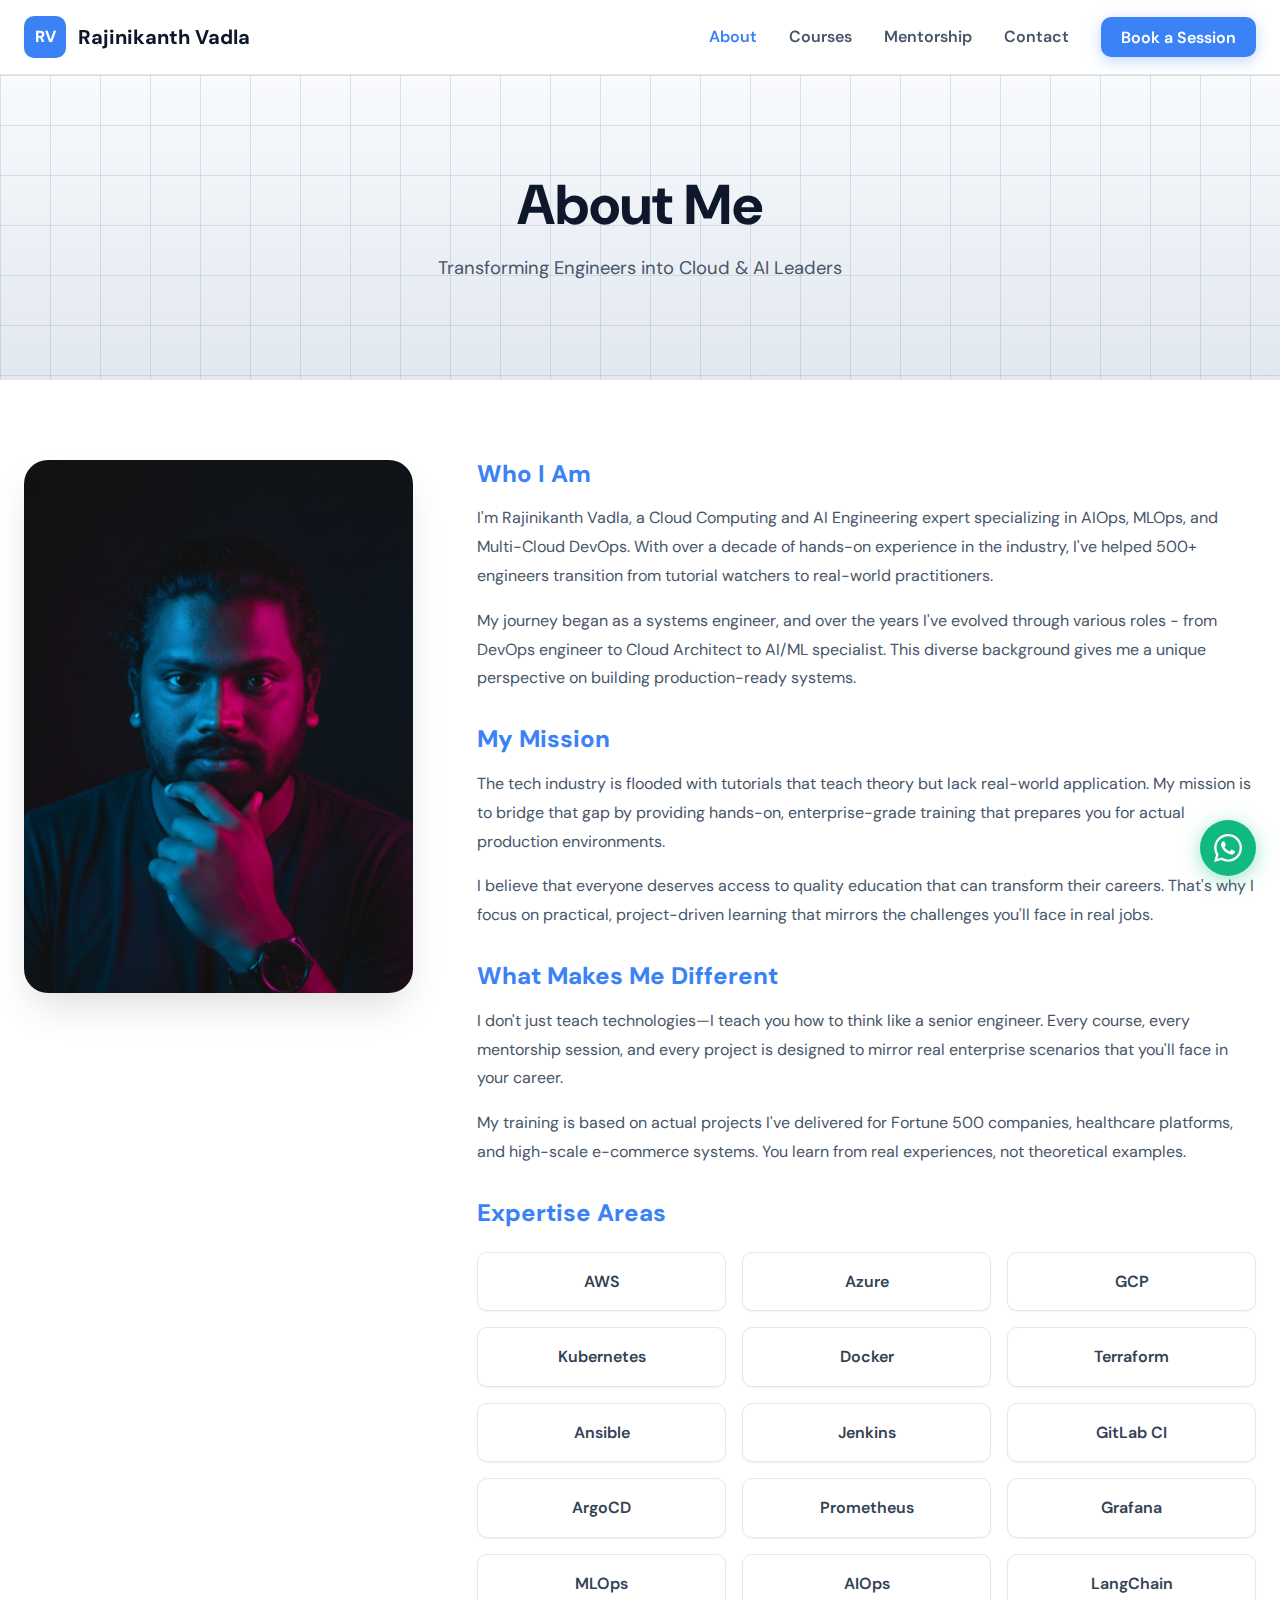
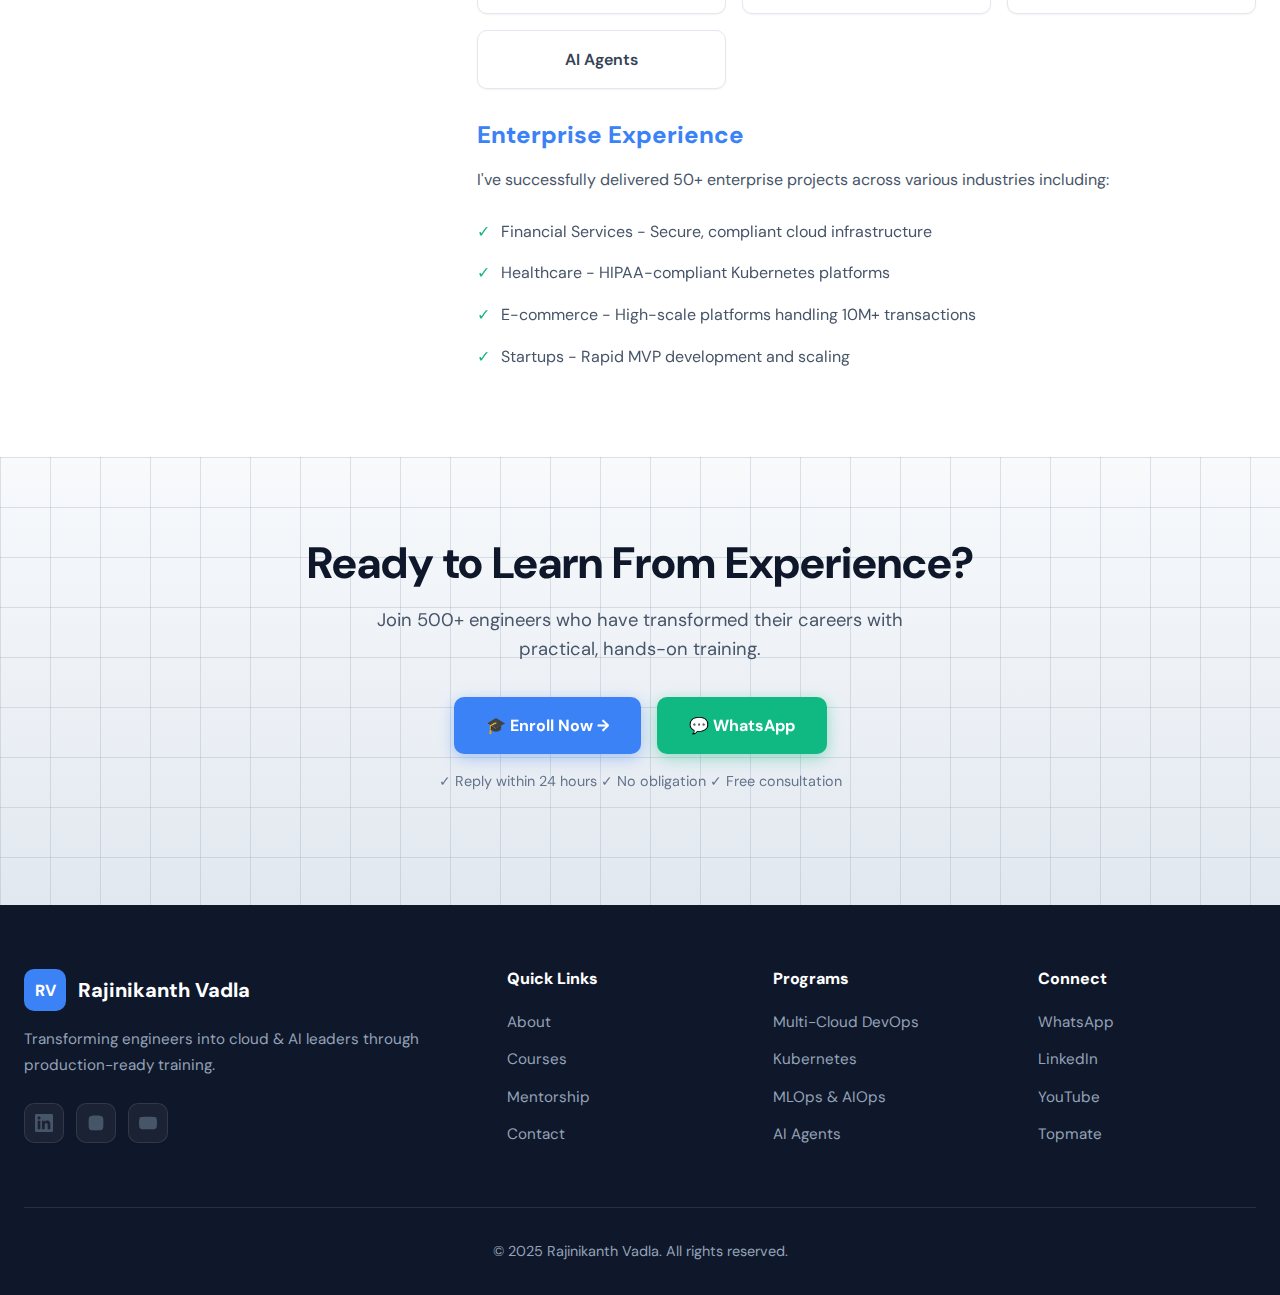
<file: about.html>
<!DOCTYPE html>
<html lang="en">
<head>
  <meta charset="UTF-8" />
  <meta name="viewport" content="width=device-width, initial-scale=1.0" />
  <title>About Rajinikanth Vadla | Best AIOps MLOps DevOps Trainer | Multi-Cloud Expert</title>
  <meta name="description" content="Rajinikanth Vadla - Top AIOps, MLOps, DevOps trainer with 10+ years experience. Expert in AWS, Azure, GCP, Kubernetes, AI Agents, GenAI. 500+ engineers trained. Book FREE consultation!" />
  <meta name="keywords" content="Rajinikanth Vadla, AIOps trainer, MLOps expert, DevOps mentor, cloud computing expert, Kubernetes trainer, AWS expert, Azure trainer, GCP specialist, AI Agents developer, GenAI expert, multi-cloud architect, best DevOps trainer India" />
  <meta name="author" content="Rajinikanth Vadla" />
  <meta name="robots" content="index, follow" />
  <link rel="canonical" href="https://rajinikanthvadla-ai.github.io/website/about.html" />
  
  <meta property="og:type" content="profile" />
  <meta property="og:url" content="https://rajinikanthvadla-ai.github.io/website/about.html" />
  <meta property="og:title" content="About Rajinikanth Vadla | Best AIOps MLOps DevOps Trainer" />
  <meta property="og:description" content="Top AIOps, MLOps, DevOps trainer with 10+ years experience. 500+ engineers trained. Book FREE consultation!" />
  <meta property="og:image" content="https://rajinikanthvadla-ai.github.io/website/assets/pic-1.png" />
  
  <link rel="icon" type="image/png" href="assets/pic-1.png" />
  <link rel="preconnect" href="https://fonts.googleapis.com">
  <link rel="preconnect" href="https://fonts.gstatic.com" crossorigin>
  <link href="https://fonts.googleapis.com/css2?family=DM+Sans:wght@400;500;600;700;800&display=swap" rel="stylesheet">
  <link rel="stylesheet" href="styles.css">
  
  <script type="application/ld+json">
  {
    "@context": "https://schema.org",
    "@type": "Person",
    "name": "Rajinikanth Vadla",
    "jobTitle": "AIOps MLOps DevOps Expert & Enterprise Trainer",
    "description": "Cloud Computing and AI Engineering expert with 10+ years experience. Trained 500+ engineers in AWS, Azure, GCP, Kubernetes, AI Agents, GenAI.",
    "url": "https://rajinikanthvadla-ai.github.io/website/about.html",
    "image": "https://rajinikanthvadla-ai.github.io/website/assets/pic-1.png",
    "knowsAbout": ["AIOps", "MLOps", "DevOps", "AWS", "Azure", "GCP", "Kubernetes", "Docker", "Terraform", "AI Agents", "GenAI", "LangChain"]
  }
  </script>
</head>
<body>
  <!-- Header -->
  <header class="header">
    <nav class="nav">
      <a href="index.html" class="logo">
        <div class="logo-icon">RV</div>
        <span>Rajinikanth Vadla</span>
      </a>
      <ul class="nav-links">
        <li><a href="about.html" style="color: #3b82f6;">About</a></li>
        <li><a href="courses.html">Courses</a></li>
        <li><a href="mentorship.html">Mentorship</a></li>
        <li><a href="contact.html">Contact</a></li>
        <li><a href="https://topmate.io/rajinikanthvadla" target="_blank" rel="noopener noreferrer" class="btn-nav">Book a Session</a></li>
      </ul>
      <button class="mobile-menu-btn" aria-label="Toggle menu">
        <span></span>
        <span></span>
        <span></span>
      </button>
    </nav>
  </header>

  <!-- About Hero -->
  <section class="about-hero">
    <div class="container">
      <h1>About Me</h1>
      <p>Transforming Engineers into Cloud & AI Leaders</p>
    </div>
  </section>

  <!-- About Content -->
  <section style="background: white;">
    <div class="container">
      <div class="about-content">
        <div class="about-image">
          <img src="assets/pic-1.png" alt="Rajinikanth Vadla">
        </div>
        <div class="about-text">
          <h2>Who I Am</h2>
          <p>
            I'm Rajinikanth Vadla, a Cloud Computing and AI Engineering expert specializing in AIOps, MLOps, and Multi-Cloud DevOps. With over a decade of hands-on experience in the industry, I've helped 500+ engineers transition from tutorial watchers to real-world practitioners.
          </p>
          <p>
            My journey began as a systems engineer, and over the years I've evolved through various roles - from DevOps engineer to Cloud Architect to AI/ML specialist. This diverse background gives me a unique perspective on building production-ready systems.
          </p>

          <h2>My Mission</h2>
          <p>
            The tech industry is flooded with tutorials that teach theory but lack real-world application. My mission is to bridge that gap by providing hands-on, enterprise-grade training that prepares you for actual production environments.
          </p>
          <p>
            I believe that everyone deserves access to quality education that can transform their careers. That's why I focus on practical, project-driven learning that mirrors the challenges you'll face in real jobs.
          </p>

          <h2>What Makes Me Different</h2>
          <p>
            I don't just teach technologies—I teach you how to think like a senior engineer. Every course, every mentorship session, and every project is designed to mirror real enterprise scenarios that you'll face in your career.
          </p>
          <p>
            My training is based on actual projects I've delivered for Fortune 500 companies, healthcare platforms, and high-scale e-commerce systems. You learn from real experiences, not theoretical examples.
          </p>

          <h2>Expertise Areas</h2>
          <div class="expertise-grid">
            <div class="expertise-item">AWS</div>
            <div class="expertise-item">Azure</div>
            <div class="expertise-item">GCP</div>
            <div class="expertise-item">Kubernetes</div>
            <div class="expertise-item">Docker</div>
            <div class="expertise-item">Terraform</div>
            <div class="expertise-item">Ansible</div>
            <div class="expertise-item">Jenkins</div>
            <div class="expertise-item">GitLab CI</div>
            <div class="expertise-item">ArgoCD</div>
            <div class="expertise-item">Prometheus</div>
            <div class="expertise-item">Grafana</div>
            <div class="expertise-item">MLOps</div>
            <div class="expertise-item">AIOps</div>
            <div class="expertise-item">LangChain</div>
            <div class="expertise-item">AI Agents</div>
          </div>

          <h2>Enterprise Experience</h2>
          <p>
            I've successfully delivered 50+ enterprise projects across various industries including:
          </p>
          <ul style="list-style: none; margin-top: 1rem;">
            <li style="padding: 0.5rem 0; padding-left: 1.5rem; position: relative; color: var(--gray-600);">
              <span style="position: absolute; left: 0; color: var(--green-500);">✓</span>
              Financial Services - Secure, compliant cloud infrastructure
            </li>
            <li style="padding: 0.5rem 0; padding-left: 1.5rem; position: relative; color: var(--gray-600);">
              <span style="position: absolute; left: 0; color: var(--green-500);">✓</span>
              Healthcare - HIPAA-compliant Kubernetes platforms
            </li>
            <li style="padding: 0.5rem 0; padding-left: 1.5rem; position: relative; color: var(--gray-600);">
              <span style="position: absolute; left: 0; color: var(--green-500);">✓</span>
              E-commerce - High-scale platforms handling 10M+ transactions
            </li>
            <li style="padding: 0.5rem 0; padding-left: 1.5rem; position: relative; color: var(--gray-600);">
              <span style="position: absolute; left: 0; color: var(--green-500);">✓</span>
              Startups - Rapid MVP development and scaling
            </li>
          </ul>
        </div>
      </div>
    </div>
  </section>

  <!-- CTA Section -->
  <section class="cta-section">
    <div class="container">
      <div class="cta-content">
        <h2>Ready to Learn From Experience?</h2>
        <p>Join 500+ engineers who have transformed their careers with practical, hands-on training.</p>
        <div class="cta-buttons">
          <a href="https://topmate.io/rajinikanthvadla/1838028/pay" target="_blank" rel="noopener noreferrer" class="btn btn-primary btn-lg">
            🎓 Enroll Now →
          </a>
          <a href="https://wa.me/919100028801" target="_blank" rel="noopener noreferrer" class="btn btn-attention btn-lg">
            💬 WhatsApp
          </a>
        </div>
        <p style="margin-top: 1rem; font-size: 0.9rem; color: #64748b;">✓ Reply within 24 hours ✓ No obligation ✓ Free consultation</p>
      </div>
    </div>
  </section>

  <!-- Footer -->
  <footer class="footer">
    <div class="container">
      <div class="footer-grid">
        <div class="footer-brand">
          <a href="index.html" class="logo">
            <div class="logo-icon">RV</div>
            <span>Rajinikanth Vadla</span>
          </a>
          <p>Transforming engineers into cloud & AI leaders through production-ready training.</p>
          <div class="footer-social">
            <a href="https://www.linkedin.com/in/rajinikanth-vadla-4221281a4/" target="_blank" rel="noopener noreferrer" class="social-icon">
              <svg width="18" height="18" fill="currentColor" viewBox="0 0 24 24"><path d="M20.447 20.452h-3.554v-5.569c0-1.328-.027-3.037-1.852-3.037-1.853 0-2.136 1.445-2.136 2.939v5.667H9.351V9h3.414v1.561h.046c.477-.9 1.637-1.85 3.37-1.85 3.601 0 4.267 2.37 4.267 5.455v6.286zM5.337 7.433c-1.144 0-2.063-.926-2.063-2.065 0-1.138.92-2.063 2.063-2.063 1.14 0 2.064.925 2.064 2.063 0 1.139-.925 2.065-2.064 2.065zm1.782 13.019H3.555V9h3.564v11.452zM22.225 0H1.771C.792 0 0 .774 0 1.729v20.542C0 23.227.792 24 1.771 24h20.451C23.2 24 24 23.227 24 22.271V1.729C24 .774 23.2 0 22.222 0h.003z"/></svg>
            </a>
            <a href="https://www.instagram.com/rajinikanth_vadla_/" target="_blank" rel="noopener noreferrer" class="social-icon">
              <svg width="18" height="18" fill="currentColor" viewBox="0 0 24 24"><path d="M12 2.163c3.204 0 3.584.012 4.85.07 3.252.148 4.771 1.691 4.919 4.919.058 1.265.069 1.645.069 4.849 0 3.205-.012 3.584-.069 4.849-.149 3.225-1.664 4.771-4.919 4.919-1.266.058-1.644.07-4.85.07-3.204 0-3.584-.012-4.849-.07-3.26-.149-4.771-1.699-4.919-4.92-.058-1.265-.07-1.644-.07-4.849 0-3.204.013-3.583.07-4.849.149-3.227 1.664-4.771 4.919-4.919 1.266-.057 1.645-.069 4.849-.069z"/></svg>
            </a>
            <a href="https://www.youtube.com/@IamRajinikanthvadla" target="_blank" rel="noopener noreferrer" class="social-icon">
              <svg width="18" height="18" fill="currentColor" viewBox="0 0 24 24"><path d="M23.498 6.186a3.016 3.016 0 0 0-2.122-2.136C19.505 3.545 12 3.545 12 3.545s-7.505 0-9.377.505A3.017 3.017 0 0 0 .502 6.186C0 8.07 0 12 0 12s0 3.93.502 5.814a3.016 3.016 0 0 0 2.122 2.136c1.871.505 9.376.505 9.376.505s7.505 0 9.377-.505a3.015 3.015 0 0 0 2.122-2.136C24 15.93 24 12 24 12s0-3.93-.502-5.814z"/></svg>
            </a>
          </div>
        </div>

        <div class="footer-links">
          <h4>Quick Links</h4>
          <ul>
            <li><a href="about.html">About</a></li>
            <li><a href="courses.html">Courses</a></li>
            <li><a href="mentorship.html">Mentorship</a></li>
            <li><a href="contact.html">Contact</a></li>
          </ul>
        </div>

        <div class="footer-links">
          <h4>Programs</h4>
          <ul>
            <li><a href="courses.html">Multi-Cloud DevOps</a></li>
            <li><a href="courses.html">Kubernetes</a></li>
            <li><a href="courses.html">MLOps & AIOps</a></li>
            <li><a href="courses.html">AI Agents</a></li>
          </ul>
        </div>

        <div class="footer-links">
          <h4>Connect</h4>
          <ul>
            <li><a href="https://wa.me/919100028801" target="_blank">WhatsApp</a></li>
            <li><a href="https://www.linkedin.com/in/rajinikanth-vadla-4221281a4/" target="_blank">LinkedIn</a></li>
            <li><a href="https://www.youtube.com/@IamRajinikanthvadla" target="_blank">YouTube</a></li>
            <li><a href="https://topmate.io/rajinikanthvadla" target="_blank">Topmate</a></li>
          </ul>
        </div>
      </div>

      <div class="footer-bottom">
        <p>&copy; 2025 Rajinikanth Vadla. All rights reserved.</p>
      </div>
    </div>
  </footer>

  <!-- WhatsApp Float -->
  <a href="https://wa.me/919100028801?text=Hi%20Rajinikanth,%20I%20have%20a%20question" target="_blank" rel="noopener noreferrer" class="whatsapp-float" title="Chat on WhatsApp">
    <svg viewBox="0 0 24 24" fill="currentColor">
      <path d="M17.472 14.382c-.297-.149-1.758-.867-2.03-.967-.273-.099-.471-.148-.67.15-.197.297-.767.966-.94 1.164-.173.199-.347.223-.644.075-.297-.15-1.255-.463-2.39-1.475-.883-.788-1.48-1.761-1.653-2.059-.173-.297-.018-.458.13-.606.134-.133.298-.347.446-.52.149-.174.198-.298.298-.497.099-.198.05-.371-.025-.52-.075-.149-.669-1.612-.916-2.207-.242-.579-.487-.5-.669-.51-.173-.008-.371-.01-.57-.01-.198 0-.52.074-.792.372-.272.297-1.04 1.016-1.04 2.479 0 1.462 1.065 2.875 1.213 3.074.149.198 2.096 3.2 5.077 4.487.709.306 1.262.489 1.694.625.712.227 1.36.195 1.871.118.571-.085 1.758-.719 2.006-1.413.248-.694.248-1.289.173-1.413-.074-.124-.272-.198-.57-.347m-5.421 7.403h-.004a9.87 9.87 0 01-5.031-1.378l-.361-.214-3.741.982.998-3.648-.235-.374a9.86 9.86 0 01-1.51-5.26c.001-5.45 4.436-9.884 9.888-9.884 2.64 0 5.122 1.03 6.988 2.898a9.825 9.825 0 012.893 6.994c-.003 5.45-4.437 9.884-9.885 9.884m8.413-18.297A11.815 11.815 0 0012.05 0C5.495 0 .16 5.335.157 11.892c0 2.096.547 4.142 1.588 5.945L.057 24l6.305-1.654a11.882 11.882 0 005.683 1.448h.005c6.554 0 11.89-5.335 11.893-11.893a11.821 11.821 0 00-3.48-8.413z"/>
    </svg>
  </a>

  <script>
    const mobileBtn = document.querySelector('.mobile-menu-btn');
    const navLinks = document.querySelector('.nav-links');
    if (mobileBtn) {
      mobileBtn.addEventListener('click', () => {
        navLinks.classList.toggle('active');
        mobileBtn.classList.toggle('active');
      });
    }
  </script>
</body>
</html>
</file>
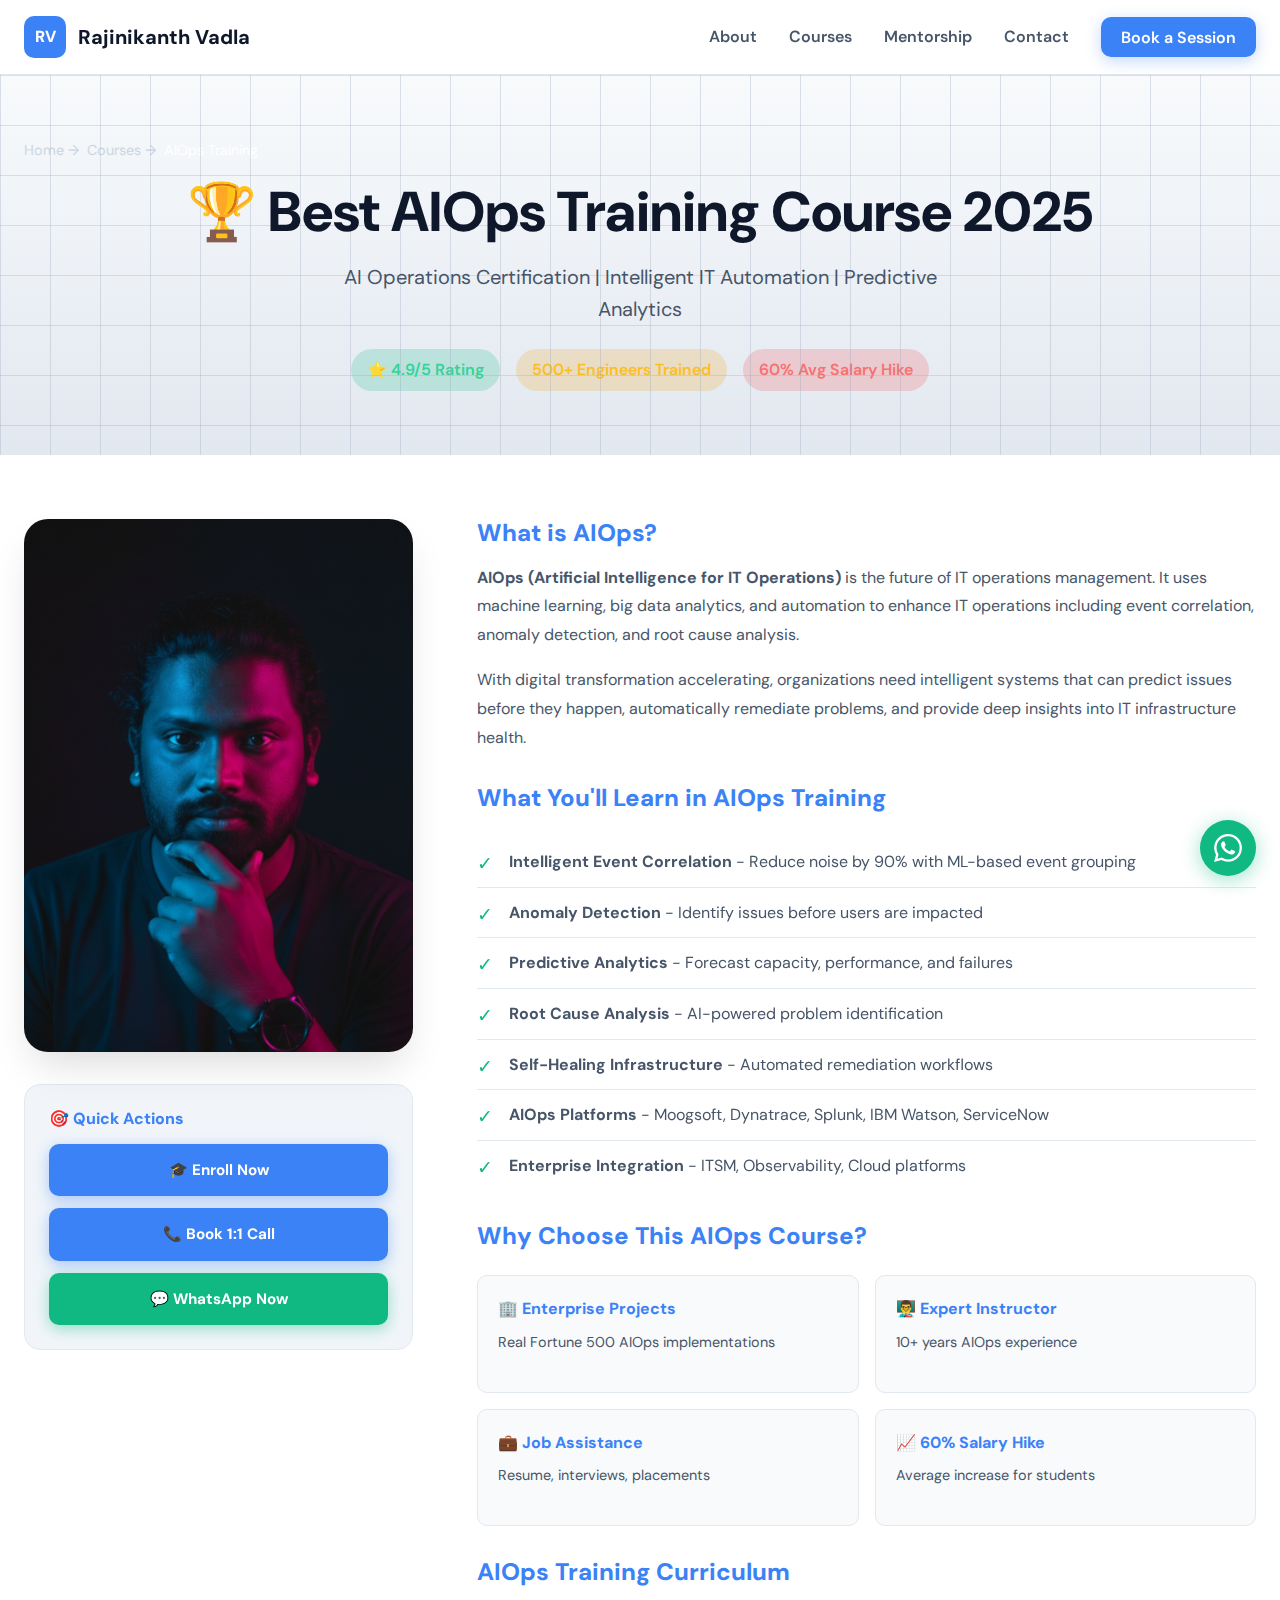
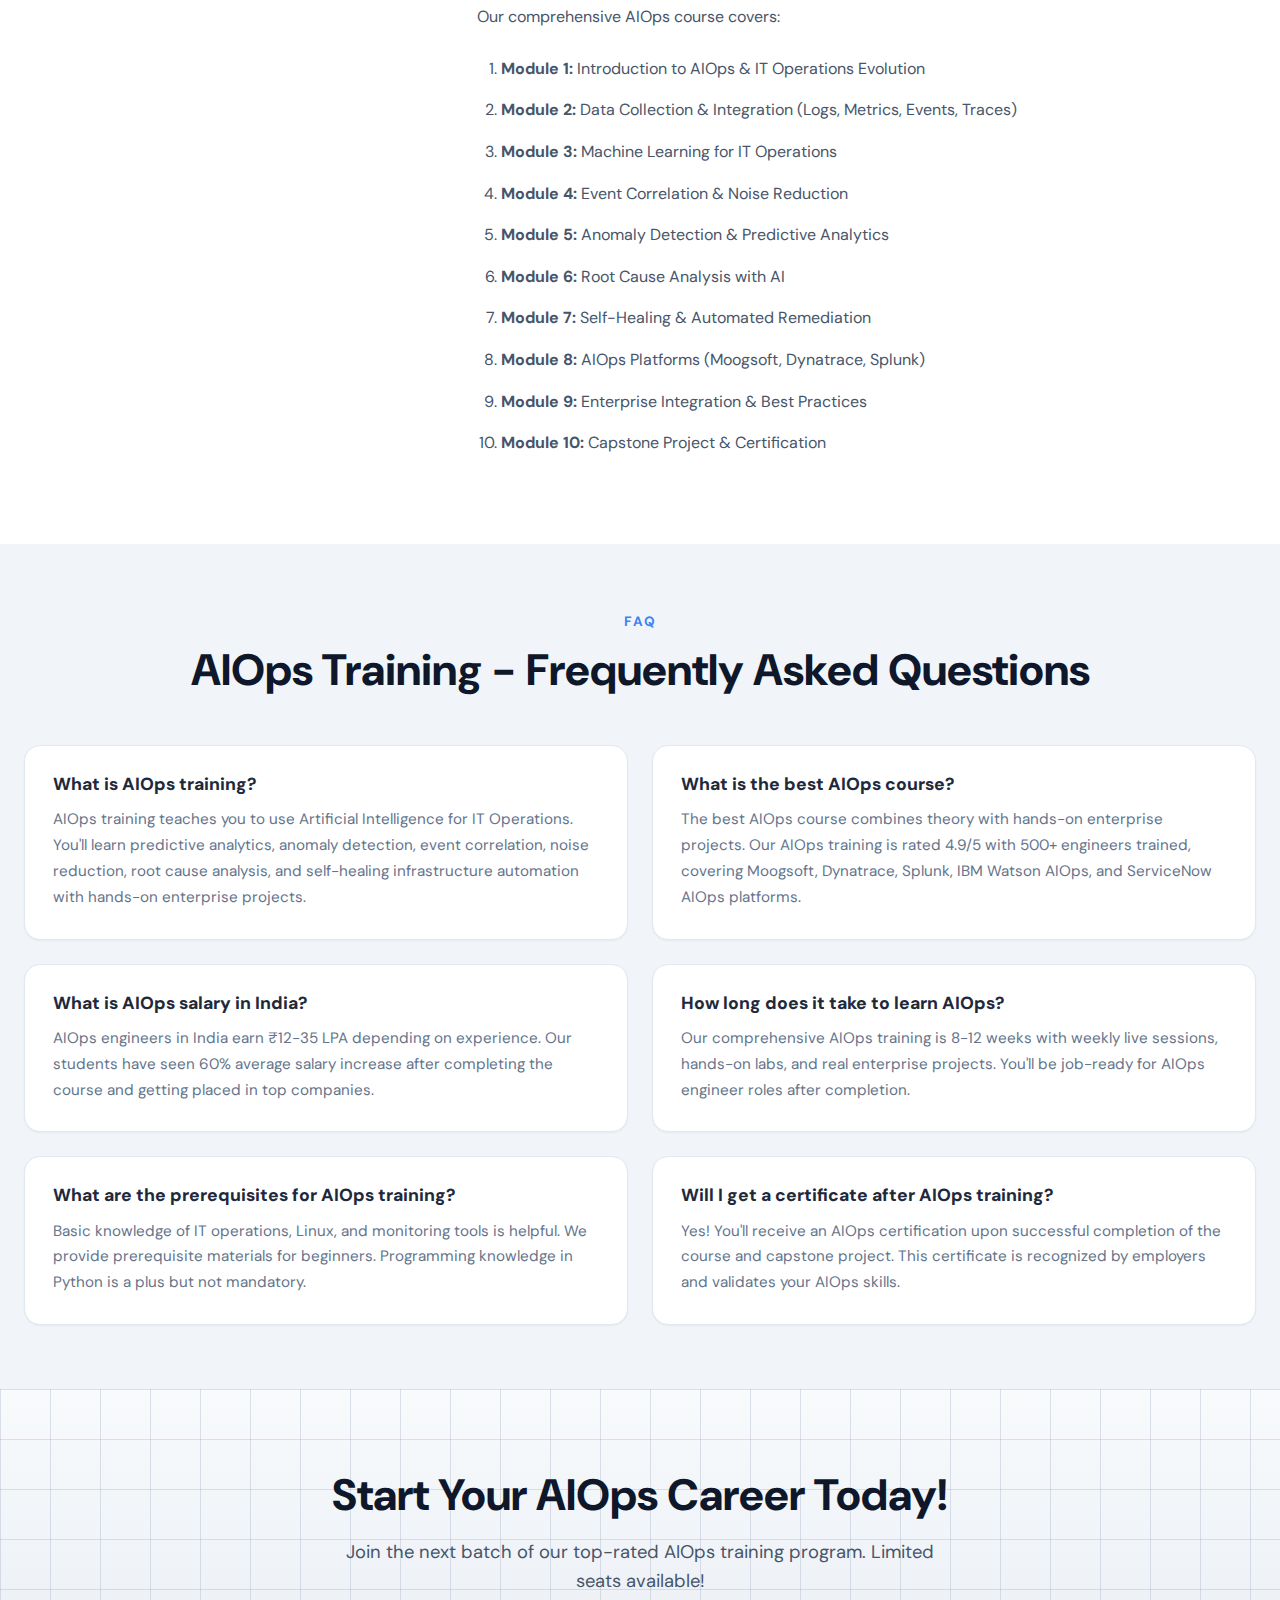
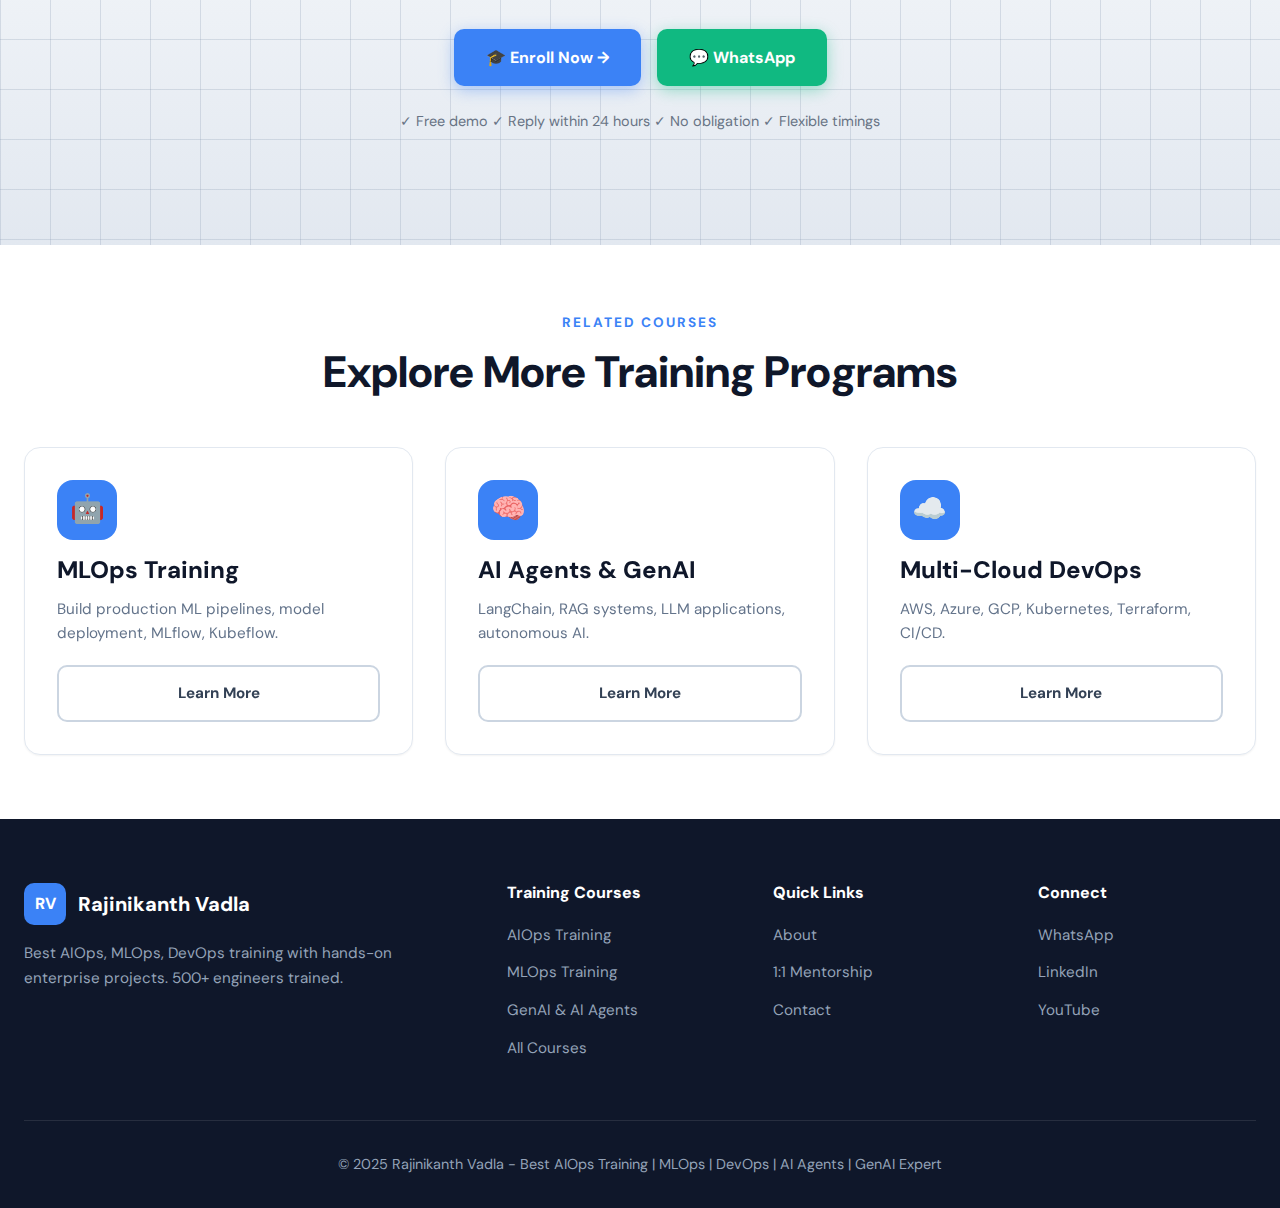
<file: aiops-training.html>
<!DOCTYPE html>
<html lang="en">
<head>
  <meta charset="UTF-8" />
  <meta name="viewport" content="width=device-width, initial-scale=1.0" />
  
  <!-- Primary SEO - AIOps Focused -->
  <title>Best AIOps Training Course 2025 | AI Operations Certification | Rajinikanth Vadla</title>
  <meta name="title" content="Best AIOps Training Course 2025 | AI Operations Certification | Rajinikanth Vadla" />
  <meta name="description" content="🏆 #1 AIOps Training in India. Learn AI Operations, Intelligent Automation, Predictive Analytics, Anomaly Detection, Self-Healing Systems. Hands-on enterprise projects. 500+ engineers trained. ⭐ 4.9 Rating. Book FREE Demo!" />
  <meta name="keywords" content="AIOps training, AIOps course, AIOps certification, AI Operations training, AIOps tutorial, best AIOps course, AIOps bootcamp, learn AIOps, AIOps for beginners, advanced AIOps, AIOps engineer training, IT operations AI, intelligent IT operations, AIOps platform training, AIOps tools training, Moogsoft training, Dynatrace AIOps, Splunk AIOps, IBM Watson AIOps, ServiceNow AIOps, AIOps automation, predictive analytics IT, anomaly detection training, self-healing infrastructure, event correlation training, noise reduction IT, root cause analysis AI, AIOps best practices, AIOps implementation, enterprise AIOps, production AIOps, AIOps career, AIOps jobs, AIOps salary, AIOps interview, AIOps certification online, AIOps course online, AIOps training online, AIOps India, AIOps Hyderabad, AIOps Bangalore, AIOps course fees" />
  <meta name="author" content="Rajinikanth Vadla" />
  <meta name="robots" content="index, follow, max-snippet:-1, max-image-preview:large, max-video-preview:-1" />
  <link rel="canonical" href="https://rajinikanthvadla.com/aiops-training.html" />
  
  <!-- Additional SEO -->
  <meta name="googlebot" content="index, follow" />
  <meta name="revisit-after" content="1 days" />
  <meta name="language" content="English" />
  <meta name="geo.region" content="IN" />
  <meta name="theme-color" content="#0891b2" />
  
  <!-- Open Graph -->
  <meta property="og:type" content="website" />
  <meta property="og:url" content="https://rajinikanthvadla.com/aiops-training.html" />
  <meta property="og:title" content="Best AIOps Training Course 2025 | #1 AI Operations Certification" />
  <meta property="og:description" content="🏆 #1 AIOps Training. Learn AI Operations, Intelligent Automation, Predictive Analytics. 500+ engineers trained. Book FREE Demo!" />
  <meta property="og:image" content="https://rajinikanthvadla.com/assets/pic-1.png" />
  <meta property="og:site_name" content="Rajinikanth Vadla - AIOps Training Expert" />
  
  <!-- Twitter -->
  <meta name="twitter:card" content="summary_large_image" />
  <meta name="twitter:title" content="Best AIOps Training Course 2025 | AI Operations Certification" />
  <meta name="twitter:description" content="🏆 #1 AIOps Training. 500+ engineers trained. Book FREE Demo!" />
  <meta name="twitter:image" content="https://rajinikanthvadla.com/assets/pic-1.png" />
  
  <link rel="icon" type="image/png" href="assets/pic-1.png" />
  <link rel="preconnect" href="https://fonts.googleapis.com">
  <link rel="preconnect" href="https://fonts.gstatic.com" crossorigin>
  <link href="https://fonts.googleapis.com/css2?family=DM+Sans:wght@400;500;600;700;800&display=swap" rel="stylesheet">
  <link rel="stylesheet" href="styles.css">
  
  <!-- Structured Data - Course -->
  <script type="application/ld+json">
  {
    "@context": "https://schema.org",
    "@type": "Course",
    "name": "AIOps Training - AI Operations Certification Course",
    "description": "Best AIOps training course. Learn AI Operations, Intelligent Automation, Predictive Analytics, Anomaly Detection, Self-Healing Systems with hands-on enterprise projects.",
    "provider": {
      "@type": "Organization",
      "name": "Rajinikanth Vadla Training",
      "sameAs": "https://rajinikanthvadla.com/"
    },
    "instructor": {
      "@type": "Person",
      "name": "Rajinikanth Vadla",
      "description": "AIOps Expert with 10+ years experience"
    },
    "aggregateRating": {
      "@type": "AggregateRating",
      "ratingValue": "4.9",
      "reviewCount": "500",
      "bestRating": "5"
    },
    "offers": {
      "@type": "Offer",
      "category": "AIOps Training",
      "availability": "https://schema.org/InStock"
    }
  }
  </script>
  
  <!-- Structured Data - FAQ -->
  <script type="application/ld+json">
  {
    "@context": "https://schema.org",
    "@type": "FAQPage",
    "mainEntity": [
      {
        "@type": "Question",
        "name": "What is AIOps training?",
        "acceptedAnswer": {
          "@type": "Answer",
          "text": "AIOps training teaches you to use Artificial Intelligence for IT Operations. You'll learn predictive analytics, anomaly detection, event correlation, noise reduction, root cause analysis, and self-healing infrastructure automation. Our AIOps course includes hands-on projects with enterprise tools."
        }
      },
      {
        "@type": "Question",
        "name": "What is the best AIOps course?",
        "acceptedAnswer": {
          "@type": "Answer",
          "text": "The best AIOps course combines theory with hands-on enterprise projects. Rajinikanth Vadla's AIOps training is rated 4.9/5 with 500+ engineers trained, covering Moogsoft, Dynatrace, Splunk, IBM Watson AIOps, and ServiceNow AIOps platforms."
        }
      },
      {
        "@type": "Question",
        "name": "What is AIOps salary in India?",
        "acceptedAnswer": {
          "@type": "Answer",
          "text": "AIOps engineers in India earn ₹12-35 LPA depending on experience. Our AIOps training students have seen 60% average salary increase after completing the course and getting placed in top companies."
        }
      },
      {
        "@type": "Question",
        "name": "How long does it take to learn AIOps?",
        "acceptedAnswer": {
          "@type": "Answer",
          "text": "Our comprehensive AIOps training is 8-12 weeks with weekly live sessions, hands-on labs, and real enterprise projects. You'll be job-ready for AIOps engineer roles after completion."
        }
      }
    ]
  }
  </script>
  
  <!-- Structured Data - Review -->
  <script type="application/ld+json">
  {
    "@context": "https://schema.org",
    "@type": "Product",
    "name": "AIOps Training Course",
    "description": "Best AIOps training with hands-on enterprise projects",
    "brand": {
      "@type": "Brand",
      "name": "Rajinikanth Vadla Training"
    },
    "aggregateRating": {
      "@type": "AggregateRating",
      "ratingValue": "4.9",
      "reviewCount": "500"
    },
    "review": [
      {
        "@type": "Review",
        "author": {"@type": "Person", "name": "Rahul K."},
        "reviewRating": {"@type": "Rating", "ratingValue": "5"},
        "reviewBody": "Best AIOps training I've taken. Hands-on projects helped me land a job at a top MNC with 80% salary hike!"
      },
      {
        "@type": "Review",
        "author": {"@type": "Person", "name": "Priya S."},
        "reviewRating": {"@type": "Rating", "ratingValue": "5"},
        "reviewBody": "Rajinikanth sir's AIOps course is practical and industry-focused. Got placed within 2 months of completion."
      }
    ]
  }
  </script>
  
  <!-- BreadcrumbList -->
  <script type="application/ld+json">
  {
    "@context": "https://schema.org",
    "@type": "BreadcrumbList",
    "itemListElement": [
      {"@type": "ListItem", "position": 1, "name": "Home", "item": "https://rajinikanthvadla.com/"},
      {"@type": "ListItem", "position": 2, "name": "Courses", "item": "https://rajinikanthvadla.com/courses.html"},
      {"@type": "ListItem", "position": 3, "name": "AIOps Training", "item": "https://rajinikanthvadla.com/aiops-training.html"}
    ]
  }
  </script>
</head>
<body>
  <!-- Header -->
  <header class="header">
    <nav class="nav">
      <a href="index.html" class="logo">
        <div class="logo-icon">RV</div>
        <span>Rajinikanth Vadla</span>
      </a>
      <ul class="nav-links">
        <li><a href="about.html">About</a></li>
        <li><a href="courses.html">Courses</a></li>
        <li><a href="mentorship.html">Mentorship</a></li>
        <li><a href="contact.html">Contact</a></li>
        <li><a href="https://topmate.io/rajinikanthvadla" target="_blank" rel="noopener noreferrer" class="btn-nav">Book a Session</a></li>
      </ul>
      <button class="mobile-menu-btn" aria-label="Toggle menu">
        <span></span>
        <span></span>
        <span></span>
      </button>
    </nav>
  </header>

  <!-- Hero Section -->
  <section class="about-hero" style="padding: 4rem 0;">
    <div class="container">
      <nav aria-label="Breadcrumb" style="margin-bottom: 1rem;">
        <ol style="display: flex; gap: 0.5rem; list-style: none; font-size: 0.9rem; color: var(--gray-300);">
          <li><a href="index.html" style="color: var(--teal-300);">Home</a> →</li>
          <li><a href="courses.html" style="color: var(--teal-300);">Courses</a> →</li>
          <li style="color: var(--white);">AIOps Training</li>
        </ol>
      </nav>
      <h1>🏆 Best AIOps Training Course 2025</h1>
      <p style="font-size: 1.25rem; margin-top: 1rem;">AI Operations Certification | Intelligent IT Automation | Predictive Analytics</p>
      <div style="display: flex; gap: 1rem; justify-content: center; margin-top: 1.5rem; flex-wrap: wrap;">
        <span style="background: rgba(16, 185, 129, 0.2); color: #34d399; padding: 0.5rem 1rem; border-radius: 50px; font-weight: 600;">⭐ 4.9/5 Rating</span>
        <span style="background: rgba(245, 158, 11, 0.2); color: #fbbf24; padding: 0.5rem 1rem; border-radius: 50px; font-weight: 600;">500+ Engineers Trained</span>
        <span style="background: rgba(239, 68, 68, 0.2); color: #f87171; padding: 0.5rem 1rem; border-radius: 50px; font-weight: 600;">60% Avg Salary Hike</span>
      </div>
    </div>
  </section>

  <!-- Main Content -->
  <section style="background: var(--white); padding: 4rem 0;">
    <div class="container">
      <div class="about-content">
        <div class="about-image">
          <img src="assets/pic-1.png" alt="Rajinikanth Vadla - Best AIOps Trainer in India">
          <div style="background: var(--gray-100); padding: 1.5rem; border-radius: var(--radius-lg); margin-top: 1.5rem; border: 1px solid var(--gray-200);">
            <h4 style="color: #3b82f6; margin-bottom: 1rem;">🎯 Quick Actions</h4>
            <a href="https://topmate.io/rajinikanthvadla/1838028/pay" target="_blank" class="btn btn-primary btn-full" style="margin-bottom: 0.75rem;">🎓 Enroll Now</a>
            <a href="https://topmate.io/rajinikanthvadla" target="_blank" class="btn btn-primary btn-full" style="margin-bottom: 0.75rem;">📞 Book 1:1 Call</a>
            <a href="https://wa.me/919100028801" target="_blank" class="btn btn-attention btn-full">💬 WhatsApp Now</a>
          </div>
        </div>
        
        <div class="about-text">
          <h2>What is AIOps?</h2>
          <p>
            <strong>AIOps (Artificial Intelligence for IT Operations)</strong> is the future of IT operations management. It uses machine learning, big data analytics, and automation to enhance IT operations including event correlation, anomaly detection, and root cause analysis.
          </p>
          <p>
            With digital transformation accelerating, organizations need intelligent systems that can predict issues before they happen, automatically remediate problems, and provide deep insights into IT infrastructure health.
          </p>

          <h2>What You'll Learn in AIOps Training</h2>
          <ul style="list-style: none; margin: 1.5rem 0;">
            <li style="padding: 0.75rem 0; padding-left: 2rem; position: relative; color: var(--gray-600); border-bottom: 1px solid var(--gray-200);">
              <span style="position: absolute; left: 0; color: var(--green-500); font-size: 1.2rem;">✓</span>
              <strong>Intelligent Event Correlation</strong> - Reduce noise by 90% with ML-based event grouping
            </li>
            <li style="padding: 0.75rem 0; padding-left: 2rem; position: relative; color: var(--gray-600); border-bottom: 1px solid var(--gray-200);">
              <span style="position: absolute; left: 0; color: var(--green-500); font-size: 1.2rem;">✓</span>
              <strong>Anomaly Detection</strong> - Identify issues before users are impacted
            </li>
            <li style="padding: 0.75rem 0; padding-left: 2rem; position: relative; color: var(--gray-600); border-bottom: 1px solid var(--gray-200);">
              <span style="position: absolute; left: 0; color: var(--green-500); font-size: 1.2rem;">✓</span>
              <strong>Predictive Analytics</strong> - Forecast capacity, performance, and failures
            </li>
            <li style="padding: 0.75rem 0; padding-left: 2rem; position: relative; color: var(--gray-600); border-bottom: 1px solid var(--gray-200);">
              <span style="position: absolute; left: 0; color: var(--green-500); font-size: 1.2rem;">✓</span>
              <strong>Root Cause Analysis</strong> - AI-powered problem identification
            </li>
            <li style="padding: 0.75rem 0; padding-left: 2rem; position: relative; color: var(--gray-600); border-bottom: 1px solid var(--gray-200);">
              <span style="position: absolute; left: 0; color: var(--green-500); font-size: 1.2rem;">✓</span>
              <strong>Self-Healing Infrastructure</strong> - Automated remediation workflows
            </li>
            <li style="padding: 0.75rem 0; padding-left: 2rem; position: relative; color: var(--gray-600); border-bottom: 1px solid var(--gray-200);">
              <span style="position: absolute; left: 0; color: var(--green-500); font-size: 1.2rem;">✓</span>
              <strong>AIOps Platforms</strong> - Moogsoft, Dynatrace, Splunk, IBM Watson, ServiceNow
            </li>
            <li style="padding: 0.75rem 0; padding-left: 2rem; position: relative; color: var(--gray-600);">
              <span style="position: absolute; left: 0; color: var(--green-500); font-size: 1.2rem;">✓</span>
              <strong>Enterprise Integration</strong> - ITSM, Observability, Cloud platforms
            </li>
          </ul>

          <h2>Why Choose This AIOps Course?</h2>
          <div class="services-grid" style="grid-template-columns: repeat(2, 1fr); gap: 1rem; margin: 1.5rem 0;">
            <div style="background: var(--gray-50); padding: 1.25rem; border-radius: var(--radius-md); border: 1px solid var(--gray-200);">
              <strong style="color: #3b82f6;">🏢 Enterprise Projects</strong>
              <p style="font-size: 0.9rem; margin-top: 0.5rem; color: var(--gray-600);">Real Fortune 500 AIOps implementations</p>
            </div>
            <div style="background: var(--gray-50); padding: 1.25rem; border-radius: var(--radius-md); border: 1px solid var(--gray-200);">
              <strong style="color: #3b82f6;">👨‍🏫 Expert Instructor</strong>
              <p style="font-size: 0.9rem; margin-top: 0.5rem; color: var(--gray-600);">10+ years AIOps experience</p>
            </div>
            <div style="background: var(--gray-50); padding: 1.25rem; border-radius: var(--radius-md); border: 1px solid var(--gray-200);">
              <strong style="color: #3b82f6;">💼 Job Assistance</strong>
              <p style="font-size: 0.9rem; margin-top: 0.5rem; color: var(--gray-600);">Resume, interviews, placements</p>
            </div>
            <div style="background: var(--gray-50); padding: 1.25rem; border-radius: var(--radius-md); border: 1px solid var(--gray-200);">
              <strong style="color: #3b82f6;">📈 60% Salary Hike</strong>
              <p style="font-size: 0.9rem; margin-top: 0.5rem; color: var(--gray-600);">Average increase for students</p>
            </div>
          </div>

          <h2>AIOps Training Curriculum</h2>
          <p>Our comprehensive AIOps course covers:</p>
          <ol style="margin: 1rem 0; padding-left: 1.5rem; color: var(--gray-600);">
            <li style="padding: 0.5rem 0;"><strong>Module 1:</strong> Introduction to AIOps & IT Operations Evolution</li>
            <li style="padding: 0.5rem 0;"><strong>Module 2:</strong> Data Collection & Integration (Logs, Metrics, Events, Traces)</li>
            <li style="padding: 0.5rem 0;"><strong>Module 3:</strong> Machine Learning for IT Operations</li>
            <li style="padding: 0.5rem 0;"><strong>Module 4:</strong> Event Correlation & Noise Reduction</li>
            <li style="padding: 0.5rem 0;"><strong>Module 5:</strong> Anomaly Detection & Predictive Analytics</li>
            <li style="padding: 0.5rem 0;"><strong>Module 6:</strong> Root Cause Analysis with AI</li>
            <li style="padding: 0.5rem 0;"><strong>Module 7:</strong> Self-Healing & Automated Remediation</li>
            <li style="padding: 0.5rem 0;"><strong>Module 8:</strong> AIOps Platforms (Moogsoft, Dynatrace, Splunk)</li>
            <li style="padding: 0.5rem 0;"><strong>Module 9:</strong> Enterprise Integration & Best Practices</li>
            <li style="padding: 0.5rem 0;"><strong>Module 10:</strong> Capstone Project & Certification</li>
          </ol>
        </div>
      </div>
    </div>
  </section>

  <!-- FAQ Section -->
  <section style="background: var(--gray-100); padding: 4rem 0;">
    <div class="container">
      <div class="section-header">
        <span class="section-tag">FAQ</span>
        <h2 class="section-title">AIOps Training - Frequently Asked Questions</h2>
      </div>

      <div class="faq-grid">
        <div class="faq-card">
          <h3>What is AIOps training?</h3>
          <p>AIOps training teaches you to use Artificial Intelligence for IT Operations. You'll learn predictive analytics, anomaly detection, event correlation, noise reduction, root cause analysis, and self-healing infrastructure automation with hands-on enterprise projects.</p>
        </div>

        <div class="faq-card">
          <h3>What is the best AIOps course?</h3>
          <p>The best AIOps course combines theory with hands-on enterprise projects. Our AIOps training is rated 4.9/5 with 500+ engineers trained, covering Moogsoft, Dynatrace, Splunk, IBM Watson AIOps, and ServiceNow AIOps platforms.</p>
        </div>

        <div class="faq-card">
          <h3>What is AIOps salary in India?</h3>
          <p>AIOps engineers in India earn ₹12-35 LPA depending on experience. Our students have seen 60% average salary increase after completing the course and getting placed in top companies.</p>
        </div>

        <div class="faq-card">
          <h3>How long does it take to learn AIOps?</h3>
          <p>Our comprehensive AIOps training is 8-12 weeks with weekly live sessions, hands-on labs, and real enterprise projects. You'll be job-ready for AIOps engineer roles after completion.</p>
        </div>

        <div class="faq-card">
          <h3>What are the prerequisites for AIOps training?</h3>
          <p>Basic knowledge of IT operations, Linux, and monitoring tools is helpful. We provide prerequisite materials for beginners. Programming knowledge in Python is a plus but not mandatory.</p>
        </div>

        <div class="faq-card">
          <h3>Will I get a certificate after AIOps training?</h3>
          <p>Yes! You'll receive an AIOps certification upon successful completion of the course and capstone project. This certificate is recognized by employers and validates your AIOps skills.</p>
        </div>
      </div>
    </div>
  </section>

  <!-- CTA Section -->
  <section class="cta-section">
    <div class="container">
      <div class="cta-content">
        <h2>Start Your AIOps Career Today!</h2>
        <p>Join the next batch of our top-rated AIOps training program. Limited seats available!</p>
        <div class="cta-buttons">
          <a href="https://topmate.io/rajinikanthvadla/1838028/pay" target="_blank" rel="noopener noreferrer" class="btn btn-primary btn-lg">
            🎓 Enroll Now →
          </a>
          <a href="https://wa.me/919100028801" target="_blank" class="btn btn-attention btn-lg">
            💬 WhatsApp
          </a>
        </div>
        <p style="margin-top: 1.5rem; font-size: 0.9rem; opacity: 0.8;">✓ Free demo ✓ Reply within 24 hours ✓ No obligation ✓ Flexible timings</p>
      </div>
    </div>
  </section>

  <!-- Related Courses -->
  <section style="background: var(--white); padding: 4rem 0;">
    <div class="container">
      <div class="section-header">
        <span class="section-tag">RELATED COURSES</span>
        <h2 class="section-title">Explore More Training Programs</h2>
      </div>

      <div class="courses-grid" style="grid-template-columns: repeat(3, 1fr);">
        <article class="course-card">
          <div class="course-icon">🤖</div>
          <h3>MLOps Training</h3>
          <p>Build production ML pipelines, model deployment, MLflow, Kubeflow.</p>
          <a href="mlops-training.html" class="btn btn-outline btn-full">Learn More</a>
        </article>

        <article class="course-card">
          <div class="course-icon">🧠</div>
          <h3>AI Agents & GenAI</h3>
          <p>LangChain, RAG systems, LLM applications, autonomous AI.</p>
          <a href="genai-training.html" class="btn btn-outline btn-full">Learn More</a>
        </article>

        <article class="course-card">
          <div class="course-icon">☁️</div>
          <h3>Multi-Cloud DevOps</h3>
          <p>AWS, Azure, GCP, Kubernetes, Terraform, CI/CD.</p>
          <a href="courses.html" class="btn btn-outline btn-full">Learn More</a>
        </article>
      </div>
    </div>
  </section>

  <!-- Footer -->
  <footer class="footer">
    <div class="container">
      <div class="footer-grid">
        <div class="footer-brand">
          <a href="index.html" class="logo">
            <div class="logo-icon">RV</div>
            <span>Rajinikanth Vadla</span>
          </a>
          <p>Best AIOps, MLOps, DevOps training with hands-on enterprise projects. 500+ engineers trained.</p>
        </div>

        <div class="footer-links">
          <h4>Training Courses</h4>
          <ul>
            <li><a href="aiops-training.html">AIOps Training</a></li>
            <li><a href="mlops-training.html">MLOps Training</a></li>
            <li><a href="genai-training.html">GenAI & AI Agents</a></li>
            <li><a href="courses.html">All Courses</a></li>
          </ul>
        </div>

        <div class="footer-links">
          <h4>Quick Links</h4>
          <ul>
            <li><a href="about.html">About</a></li>
            <li><a href="mentorship.html">1:1 Mentorship</a></li>
            <li><a href="contact.html">Contact</a></li>
          </ul>
        </div>

        <div class="footer-links">
          <h4>Connect</h4>
          <ul>
            <li><a href="https://wa.me/919100028801" target="_blank">WhatsApp</a></li>
            <li><a href="https://www.linkedin.com/in/rajinikanth-vadla-4221281a4/" target="_blank">LinkedIn</a></li>
            <li><a href="https://www.youtube.com/@IamRajinikanthvadla" target="_blank">YouTube</a></li>
          </ul>
        </div>
      </div>

      <div class="footer-bottom">
        <p>&copy; 2025 Rajinikanth Vadla - Best AIOps Training | MLOps | DevOps | AI Agents | GenAI Expert</p>
      </div>
    </div>
  </footer>

  <!-- WhatsApp Float -->
  <a href="https://wa.me/919100028801?text=Hi%20Rajinikanth,%20I%20want%20to%20know%20about%20AIOps%20training" target="_blank" class="whatsapp-float" title="Chat on WhatsApp - AIOps Training">
    <svg viewBox="0 0 24 24" fill="currentColor">
      <path d="M17.472 14.382c-.297-.149-1.758-.867-2.03-.967-.273-.099-.471-.148-.67.15-.197.297-.767.966-.94 1.164-.173.199-.347.223-.644.075-.297-.15-1.255-.463-2.39-1.475-.883-.788-1.48-1.761-1.653-2.059-.173-.297-.018-.458.13-.606.134-.133.298-.347.446-.52.149-.174.198-.298.298-.497.099-.198.05-.371-.025-.52-.075-.149-.669-1.612-.916-2.207-.242-.579-.487-.5-.669-.51-.173-.008-.371-.01-.57-.01-.198 0-.52.074-.792.372-.272.297-1.04 1.016-1.04 2.479 0 1.462 1.065 2.875 1.213 3.074.149.198 2.096 3.2 5.077 4.487.709.306 1.262.489 1.694.625.712.227 1.36.195 1.871.118.571-.085 1.758-.719 2.006-1.413.248-.694.248-1.289.173-1.413-.074-.124-.272-.198-.57-.347m-5.421 7.403h-.004a9.87 9.87 0 01-5.031-1.378l-.361-.214-3.741.982.998-3.648-.235-.374a9.86 9.86 0 01-1.51-5.26c.001-5.45 4.436-9.884 9.888-9.884 2.64 0 5.122 1.03 6.988 2.898a9.825 9.825 0 012.893 6.994c-.003 5.45-4.437 9.884-9.885 9.884m8.413-18.297A11.815 11.815 0 0012.05 0C5.495 0 .16 5.335.157 11.892c0 2.096.547 4.142 1.588 5.945L.057 24l6.305-1.654a11.882 11.882 0 005.683 1.448h.005c6.554 0 11.89-5.335 11.893-11.893a11.821 11.821 0 00-3.48-8.413z"/>
    </svg>
  </a>

  <script>
    const mobileBtn = document.querySelector('.mobile-menu-btn');
    const navLinks = document.querySelector('.nav-links');
    if (mobileBtn) {
      mobileBtn.addEventListener('click', () => {
        navLinks.classList.toggle('active');
        mobileBtn.classList.toggle('active');
      });
    }
  </script>
</body>
</html>
</file>
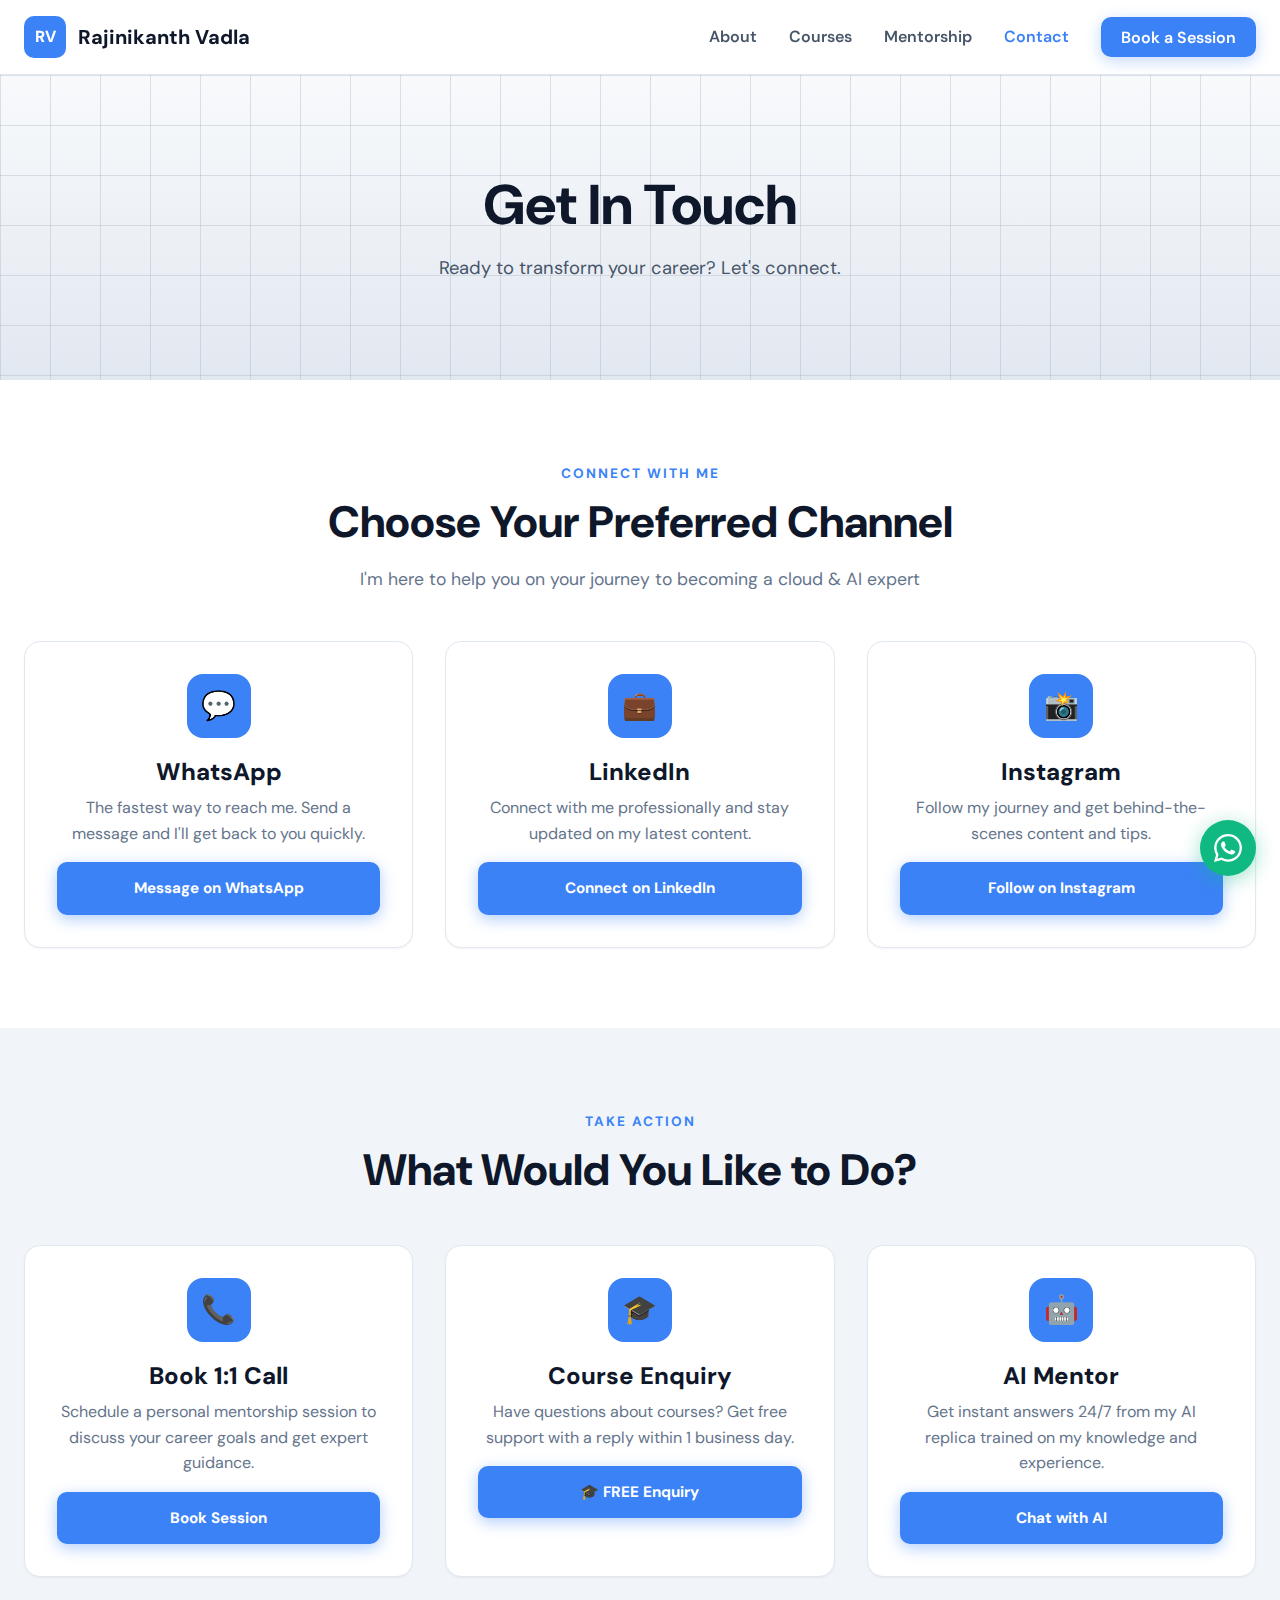
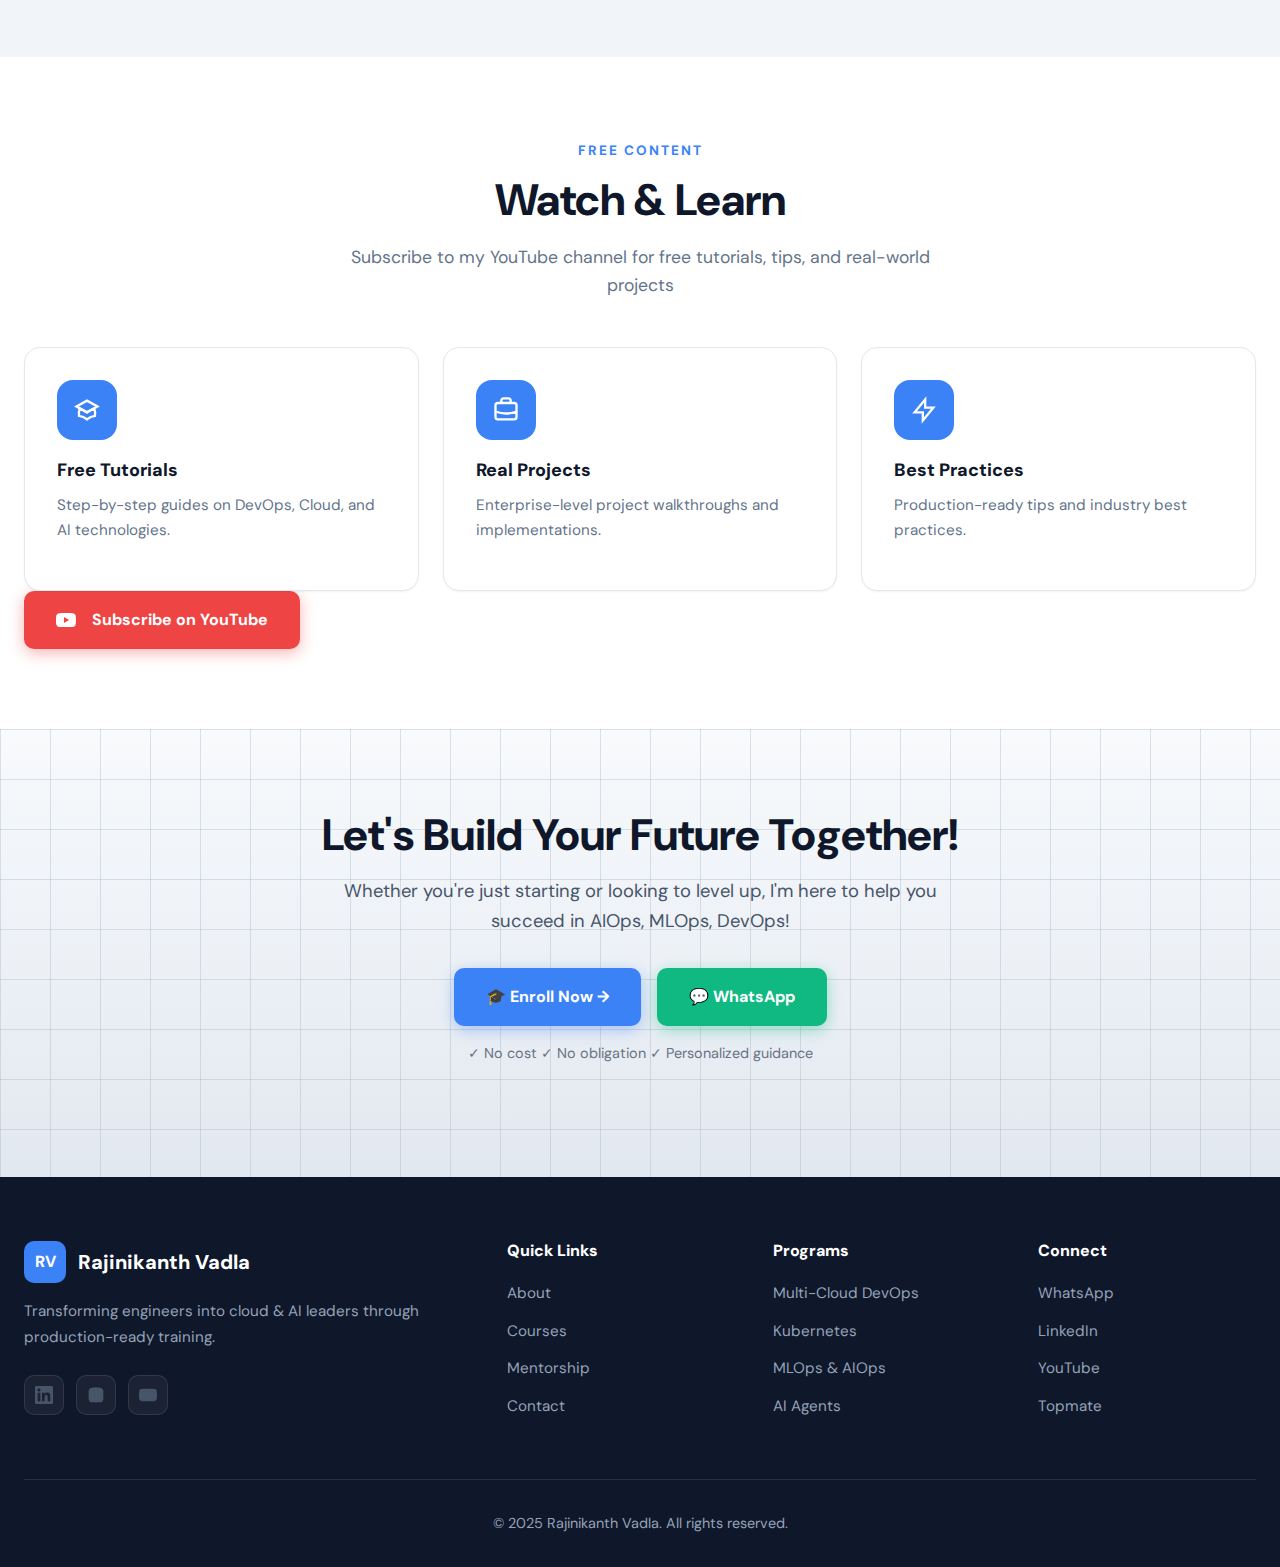
<file: contact.html>
<!DOCTYPE html>
<html lang="en">
<head>
  <meta charset="UTF-8" />
  <meta name="viewport" content="width=device-width, initial-scale=1.0" />
  <title>Contact Rajinikanth Vadla | AIOps MLOps DevOps Training Enquiry</title>
  <meta name="description" content="Contact Rajinikanth Vadla for AIOps, MLOps, DevOps training enquiry. WhatsApp, LinkedIn, or book FREE consultation. Reply within 24 hours!" />
  <meta name="keywords" content="contact DevOps trainer, AIOps training enquiry, MLOps course contact, cloud training consultation, Kubernetes training enquiry, AWS training contact" />
  <meta name="author" content="Rajinikanth Vadla" />
  <meta name="robots" content="index, follow" />
  <link rel="canonical" href="https://rajinikanthvadla-ai.github.io/website/contact.html" />
  
  <meta property="og:type" content="website" />
  <meta property="og:url" content="https://rajinikanthvadla-ai.github.io/website/contact.html" />
  <meta property="og:title" content="Contact Rajinikanth Vadla | AIOps MLOps DevOps Training" />
  <meta property="og:description" content="Contact for training enquiry. Reply within 24 hours!" />
  <meta property="og:image" content="https://rajinikanthvadla-ai.github.io/website/assets/pic-1.png" />
  
  <link rel="icon" type="image/png" href="assets/pic-1.png" />
  <link rel="preconnect" href="https://fonts.googleapis.com">
  <link rel="preconnect" href="https://fonts.gstatic.com" crossorigin>
  <link href="https://fonts.googleapis.com/css2?family=DM+Sans:wght@400;500;600;700;800&display=swap" rel="stylesheet">
  <link rel="stylesheet" href="styles.css">
  
  <script type="application/ld+json">
  {
    "@context": "https://schema.org",
    "@type": "ContactPage",
    "name": "Contact Rajinikanth Vadla",
    "description": "Contact for AIOps, MLOps, DevOps training enquiry",
    "url": "https://rajinikanthvadla-ai.github.io/website/contact.html"
  }
  </script>
</head>
<body>
  <!-- Header -->
  <header class="header">
    <nav class="nav">
      <a href="index.html" class="logo">
        <div class="logo-icon">RV</div>
        <span>Rajinikanth Vadla</span>
      </a>
      <ul class="nav-links">
        <li><a href="about.html">About</a></li>
        <li><a href="courses.html">Courses</a></li>
        <li><a href="mentorship.html">Mentorship</a></li>
        <li><a href="contact.html" style="color: #3b82f6;">Contact</a></li>
        <li><a href="https://topmate.io/rajinikanthvadla" target="_blank" rel="noopener noreferrer" class="btn-nav">Book a Session</a></li>
      </ul>
      <button class="mobile-menu-btn" aria-label="Toggle menu">
        <span></span>
        <span></span>
        <span></span>
      </button>
    </nav>
  </header>

  <!-- Contact Hero -->
  <section class="about-hero">
    <div class="container">
      <h1>Get In Touch</h1>
      <p>Ready to transform your career? Let's connect.</p>
    </div>
  </section>

  <!-- Contact Options -->
  <section style="background: var(--white);">
    <div class="container">
      <div class="section-header">
        <span class="section-tag">CONNECT WITH ME</span>
        <h2 class="section-title">Choose Your Preferred Channel</h2>
        <p class="section-subtitle">I'm here to help you on your journey to becoming a cloud & AI expert</p>
      </div>

      <div class="contact-grid">
        <div class="contact-card">
          <div class="contact-card-icon">💬</div>
          <h3>WhatsApp</h3>
          <p>The fastest way to reach me. Send a message and I'll get back to you quickly.</p>
          <a href="https://wa.me/919100028801" target="_blank" class="btn btn-primary btn-full">Message on WhatsApp</a>
        </div>

        <div class="contact-card">
          <div class="contact-card-icon">💼</div>
          <h3>LinkedIn</h3>
          <p>Connect with me professionally and stay updated on my latest content.</p>
          <a href="https://www.linkedin.com/in/rajinikanth-vadla-4221281a4/" target="_blank" class="btn btn-primary btn-full">Connect on LinkedIn</a>
        </div>

        <div class="contact-card">
          <div class="contact-card-icon">📸</div>
          <h3>Instagram</h3>
          <p>Follow my journey and get behind-the-scenes content and tips.</p>
          <a href="https://www.instagram.com/rajinikanth_vadla_/" target="_blank" class="btn btn-primary btn-full">Follow on Instagram</a>
        </div>
      </div>
    </div>
  </section>

  <!-- Quick Actions -->
  <section style="background: var(--gray-100);">
    <div class="container">
      <div class="section-header">
        <span class="section-tag">TAKE ACTION</span>
        <h2 class="section-title">What Would You Like to Do?</h2>
      </div>

      <div class="contact-grid">
        <div class="contact-card">
          <div class="contact-card-icon">📞</div>
          <h3>Book 1:1 Call</h3>
          <p>Schedule a personal mentorship session to discuss your career goals and get expert guidance.</p>
          <a href="https://topmate.io/rajinikanthvadla" target="_blank" class="btn btn-primary btn-full">Book Session</a>
        </div>

        <div class="contact-card">
          <div class="contact-card-icon">🎓</div>
          <h3>Course Enquiry</h3>
          <p>Have questions about courses? Get free support with a reply within 1 business day.</p>
          <a href="https://topmate.io/rajinikanthvadla/1838028/pay" target="_blank" class="btn btn-primary btn-full">🎓 FREE Enquiry</a>
        </div>

        <div class="contact-card">
          <div class="contact-card-icon">🤖</div>
          <h3>AI Mentor</h3>
          <p>Get instant answers 24/7 from my AI replica trained on my knowledge and experience.</p>
          <a href="https://chatgpt.com/g/g-6938ef4591f4819198b381b03cf8707b-rajinikanth-vadla-ai-ml-ops-engineer-mentor" target="_blank" class="btn btn-primary btn-full">Chat with AI</a>
        </div>
      </div>
    </div>
  </section>

  <!-- YouTube Section -->
  <section style="background: var(--white);">
    <div class="container">
      <div class="section-header">
        <span class="section-tag">FREE CONTENT</span>
        <h2 class="section-title">Watch & Learn</h2>
        <p class="section-subtitle">Subscribe to my YouTube channel for free tutorials, tips, and real-world projects</p>
      </div>

      <div class="services-grid" style="grid-template-columns: repeat(3, 1fr);">
        <div class="service-card">
          <div class="service-icon">
            <svg width="28" height="28" fill="none" stroke="currentColor" stroke-width="2" viewBox="0 0 24 24"><path d="M12 14l9-5-9-5-9 5 9 5z"/><path d="M12 14l6.16-3.422a12.083 12.083 0 01.665 6.479A11.952 11.952 0 0012 20.055a11.952 11.952 0 00-6.824-2.998 12.078 12.078 0 01.665-6.479L12 14z"/></svg>
          </div>
          <h3>Free Tutorials</h3>
          <p>Step-by-step guides on DevOps, Cloud, and AI technologies.</p>
        </div>

        <div class="service-card">
          <div class="service-icon">
            <svg width="28" height="28" fill="none" stroke="currentColor" stroke-width="2" viewBox="0 0 24 24"><path d="M21 13.255A23.931 23.931 0 0112 15c-3.183 0-6.22-.62-9-1.745M16 6V4a2 2 0 00-2-2h-4a2 2 0 00-2 2v2m4 6h.01M5 20h14a2 2 0 002-2V8a2 2 0 00-2-2H5a2 2 0 00-2 2v10a2 2 0 002 2z"/></svg>
          </div>
          <h3>Real Projects</h3>
          <p>Enterprise-level project walkthroughs and implementations.</p>
        </div>

        <div class="service-card">
          <div class="service-icon">
            <svg width="28" height="28" fill="none" stroke="currentColor" stroke-width="2" viewBox="0 0 24 24"><path d="M13 10V3L4 14h7v7l9-11h-7z"/></svg>
          </div>
          <h3>Best Practices</h3>
          <p>Production-ready tips and industry best practices.</p>
        </div>
      </div>

      <div class="section-cta">
        <a href="https://www.youtube.com/@IamRajinikanthvadla?sub_confirmation=1" target="_blank" class="btn btn-secondary btn-lg">
          <svg width="20" height="20" fill="currentColor" viewBox="0 0 24 24" style="margin-right: 8px;"><path d="M23.498 6.186a3.016 3.016 0 0 0-2.122-2.136C19.505 3.545 12 3.545 12 3.545s-7.505 0-9.377.505A3.017 3.017 0 0 0 .502 6.186C0 8.07 0 12 0 12s0 3.93.502 5.814a3.016 3.016 0 0 0 2.122 2.136c1.871.505 9.376.505 9.376.505s7.505 0 9.377-.505a3.015 3.015 0 0 0 2.122-2.136C24 15.93 24 12 24 12s0-3.93-.502-5.814zM9.545 15.568V8.432L15.818 12l-6.273 3.568z"/></svg>
          Subscribe on YouTube
        </a>
      </div>
    </div>
  </section>

  <!-- CTA Section -->
  <section class="cta-section">
    <div class="container">
      <div class="cta-content">
        <h2>Let's Build Your Future Together!</h2>
        <p>Whether you're just starting or looking to level up, I'm here to help you succeed in AIOps, MLOps, DevOps!</p>
        <div class="cta-buttons">
          <a href="https://topmate.io/rajinikanthvadla/1838028/pay" target="_blank" rel="noopener noreferrer" class="btn btn-primary btn-lg">
            🎓 Enroll Now →
          </a>
          <a href="https://wa.me/919100028801" target="_blank" class="btn btn-attention btn-lg">
            💬 WhatsApp
          </a>
        </div>
        <p style="margin-top: 1rem; font-size: 0.9rem; opacity: 0.8;">✓ No cost ✓ No obligation ✓ Personalized guidance</p>
      </div>
    </div>
  </section>

  <!-- Footer -->
  <footer class="footer">
    <div class="container">
      <div class="footer-grid">
        <div class="footer-brand">
          <a href="index.html" class="logo">
            <div class="logo-icon">RV</div>
            <span>Rajinikanth Vadla</span>
          </a>
          <p>Transforming engineers into cloud & AI leaders through production-ready training.</p>
          <div class="footer-social">
            <a href="https://www.linkedin.com/in/rajinikanth-vadla-4221281a4/" target="_blank" class="social-icon">
              <svg width="18" height="18" fill="currentColor" viewBox="0 0 24 24"><path d="M20.447 20.452h-3.554v-5.569c0-1.328-.027-3.037-1.852-3.037-1.853 0-2.136 1.445-2.136 2.939v5.667H9.351V9h3.414v1.561h.046c.477-.9 1.637-1.85 3.37-1.85 3.601 0 4.267 2.37 4.267 5.455v6.286zM5.337 7.433c-1.144 0-2.063-.926-2.063-2.065 0-1.138.92-2.063 2.063-2.063 1.14 0 2.064.925 2.064 2.063 0 1.139-.925 2.065-2.064 2.065zm1.782 13.019H3.555V9h3.564v11.452zM22.225 0H1.771C.792 0 0 .774 0 1.729v20.542C0 23.227.792 24 1.771 24h20.451C23.2 24 24 23.227 24 22.271V1.729C24 .774 23.2 0 22.222 0h.003z"/></svg>
            </a>
            <a href="https://www.instagram.com/rajinikanth_vadla_/" target="_blank" class="social-icon">
              <svg width="18" height="18" fill="currentColor" viewBox="0 0 24 24"><path d="M12 2.163c3.204 0 3.584.012 4.85.07 3.252.148 4.771 1.691 4.919 4.919.058 1.265.069 1.645.069 4.849 0 3.205-.012 3.584-.069 4.849-.149 3.225-1.664 4.771-4.919 4.919-1.266.058-1.644.07-4.85.07-3.204 0-3.584-.012-4.849-.07-3.26-.149-4.771-1.699-4.919-4.92-.058-1.265-.07-1.644-.07-4.849 0-3.204.013-3.583.07-4.849.149-3.227 1.664-4.771 4.919-4.919 1.266-.057 1.645-.069 4.849-.069z"/></svg>
            </a>
            <a href="https://www.youtube.com/@IamRajinikanthvadla" target="_blank" class="social-icon">
              <svg width="18" height="18" fill="currentColor" viewBox="0 0 24 24"><path d="M23.498 6.186a3.016 3.016 0 0 0-2.122-2.136C19.505 3.545 12 3.545 12 3.545s-7.505 0-9.377.505A3.017 3.017 0 0 0 .502 6.186C0 8.07 0 12 0 12s0 3.93.502 5.814a3.016 3.016 0 0 0 2.122 2.136c1.871.505 9.376.505 9.376.505s7.505 0 9.377-.505a3.015 3.015 0 0 0 2.122-2.136C24 15.93 24 12 24 12s0-3.93-.502-5.814z"/></svg>
            </a>
          </div>
        </div>

        <div class="footer-links">
          <h4>Quick Links</h4>
          <ul>
            <li><a href="about.html">About</a></li>
            <li><a href="courses.html">Courses</a></li>
            <li><a href="mentorship.html">Mentorship</a></li>
            <li><a href="contact.html">Contact</a></li>
          </ul>
        </div>

        <div class="footer-links">
          <h4>Programs</h4>
          <ul>
            <li><a href="courses.html">Multi-Cloud DevOps</a></li>
            <li><a href="courses.html">Kubernetes</a></li>
            <li><a href="courses.html">MLOps & AIOps</a></li>
            <li><a href="courses.html">AI Agents</a></li>
          </ul>
        </div>

        <div class="footer-links">
          <h4>Connect</h4>
          <ul>
            <li><a href="https://wa.me/919100028801" target="_blank">WhatsApp</a></li>
            <li><a href="https://www.linkedin.com/in/rajinikanth-vadla-4221281a4/" target="_blank">LinkedIn</a></li>
            <li><a href="https://www.youtube.com/@IamRajinikanthvadla" target="_blank">YouTube</a></li>
            <li><a href="https://topmate.io/rajinikanthvadla" target="_blank">Topmate</a></li>
          </ul>
        </div>
      </div>

      <div class="footer-bottom">
        <p>&copy; 2025 Rajinikanth Vadla. All rights reserved.</p>
      </div>
    </div>
  </footer>

  <!-- WhatsApp Float -->
  <a href="https://wa.me/919100028801?text=Hi%20Rajinikanth,%20I%20want%20to%20connect%20with%20you" target="_blank" class="whatsapp-float" title="Chat on WhatsApp">
    <svg viewBox="0 0 24 24" fill="currentColor">
      <path d="M17.472 14.382c-.297-.149-1.758-.867-2.03-.967-.273-.099-.471-.148-.67.15-.197.297-.767.966-.94 1.164-.173.199-.347.223-.644.075-.297-.15-1.255-.463-2.39-1.475-.883-.788-1.48-1.761-1.653-2.059-.173-.297-.018-.458.13-.606.134-.133.298-.347.446-.52.149-.174.198-.298.298-.497.099-.198.05-.371-.025-.52-.075-.149-.669-1.612-.916-2.207-.242-.579-.487-.5-.669-.51-.173-.008-.371-.01-.57-.01-.198 0-.52.074-.792.372-.272.297-1.04 1.016-1.04 2.479 0 1.462 1.065 2.875 1.213 3.074.149.198 2.096 3.2 5.077 4.487.709.306 1.262.489 1.694.625.712.227 1.36.195 1.871.118.571-.085 1.758-.719 2.006-1.413.248-.694.248-1.289.173-1.413-.074-.124-.272-.198-.57-.347m-5.421 7.403h-.004a9.87 9.87 0 01-5.031-1.378l-.361-.214-3.741.982.998-3.648-.235-.374a9.86 9.86 0 01-1.51-5.26c.001-5.45 4.436-9.884 9.888-9.884 2.64 0 5.122 1.03 6.988 2.898a9.825 9.825 0 012.893 6.994c-.003 5.45-4.437 9.884-9.885 9.884m8.413-18.297A11.815 11.815 0 0012.05 0C5.495 0 .16 5.335.157 11.892c0 2.096.547 4.142 1.588 5.945L.057 24l6.305-1.654a11.882 11.882 0 005.683 1.448h.005c6.554 0 11.89-5.335 11.893-11.893a11.821 11.821 0 00-3.48-8.413z"/>
    </svg>
  </a>

  <script>
    const mobileBtn = document.querySelector('.mobile-menu-btn');
    const navLinks = document.querySelector('.nav-links');
    if (mobileBtn) {
      mobileBtn.addEventListener('click', () => {
        navLinks.classList.toggle('active');
        mobileBtn.classList.toggle('active');
      });
    }

    // Animate cards
    const observer = new IntersectionObserver((entries) => {
      entries.forEach(entry => {
        if (entry.isIntersecting) {
          entry.target.classList.add('animate-in');
        }
      });
    }, { threshold: 0.1 });

    document.querySelectorAll('.contact-card, .service-card').forEach(el => {
      observer.observe(el);
    });
  </script>
</body>
</html>
</file>
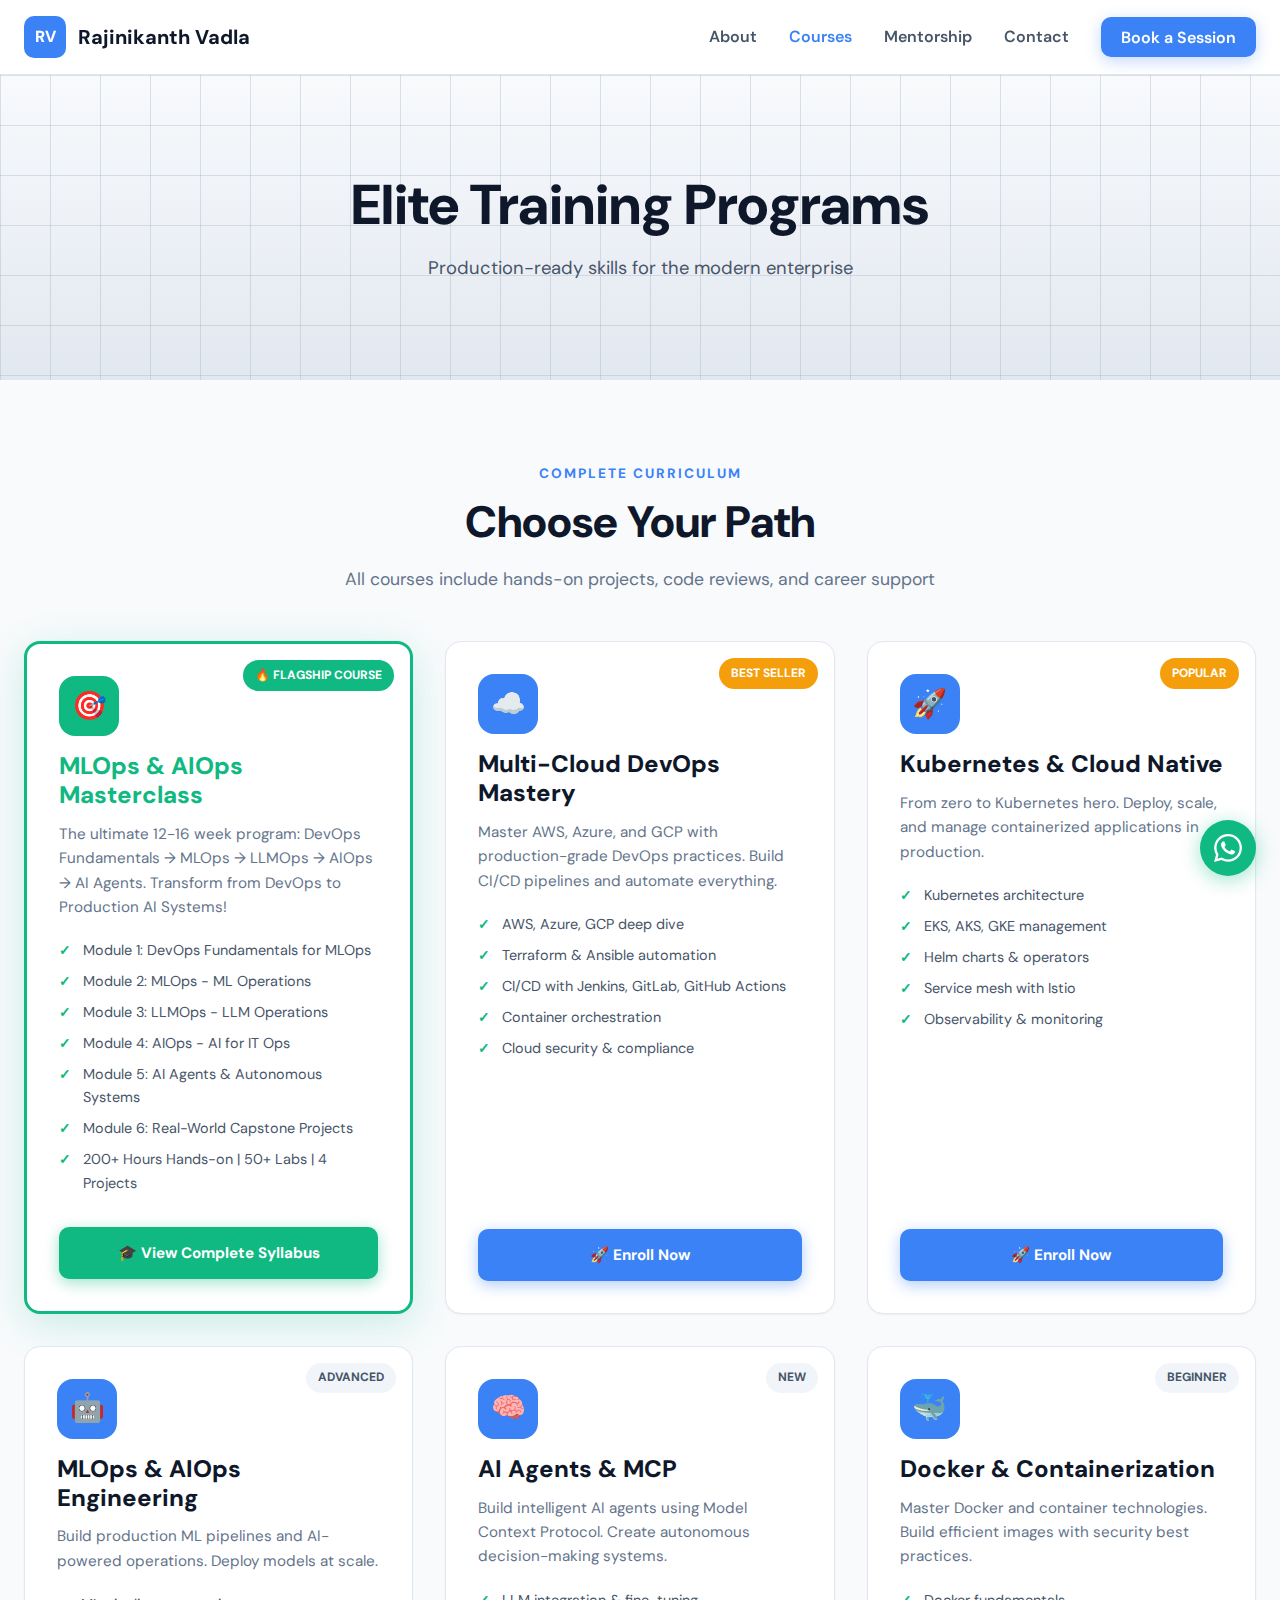
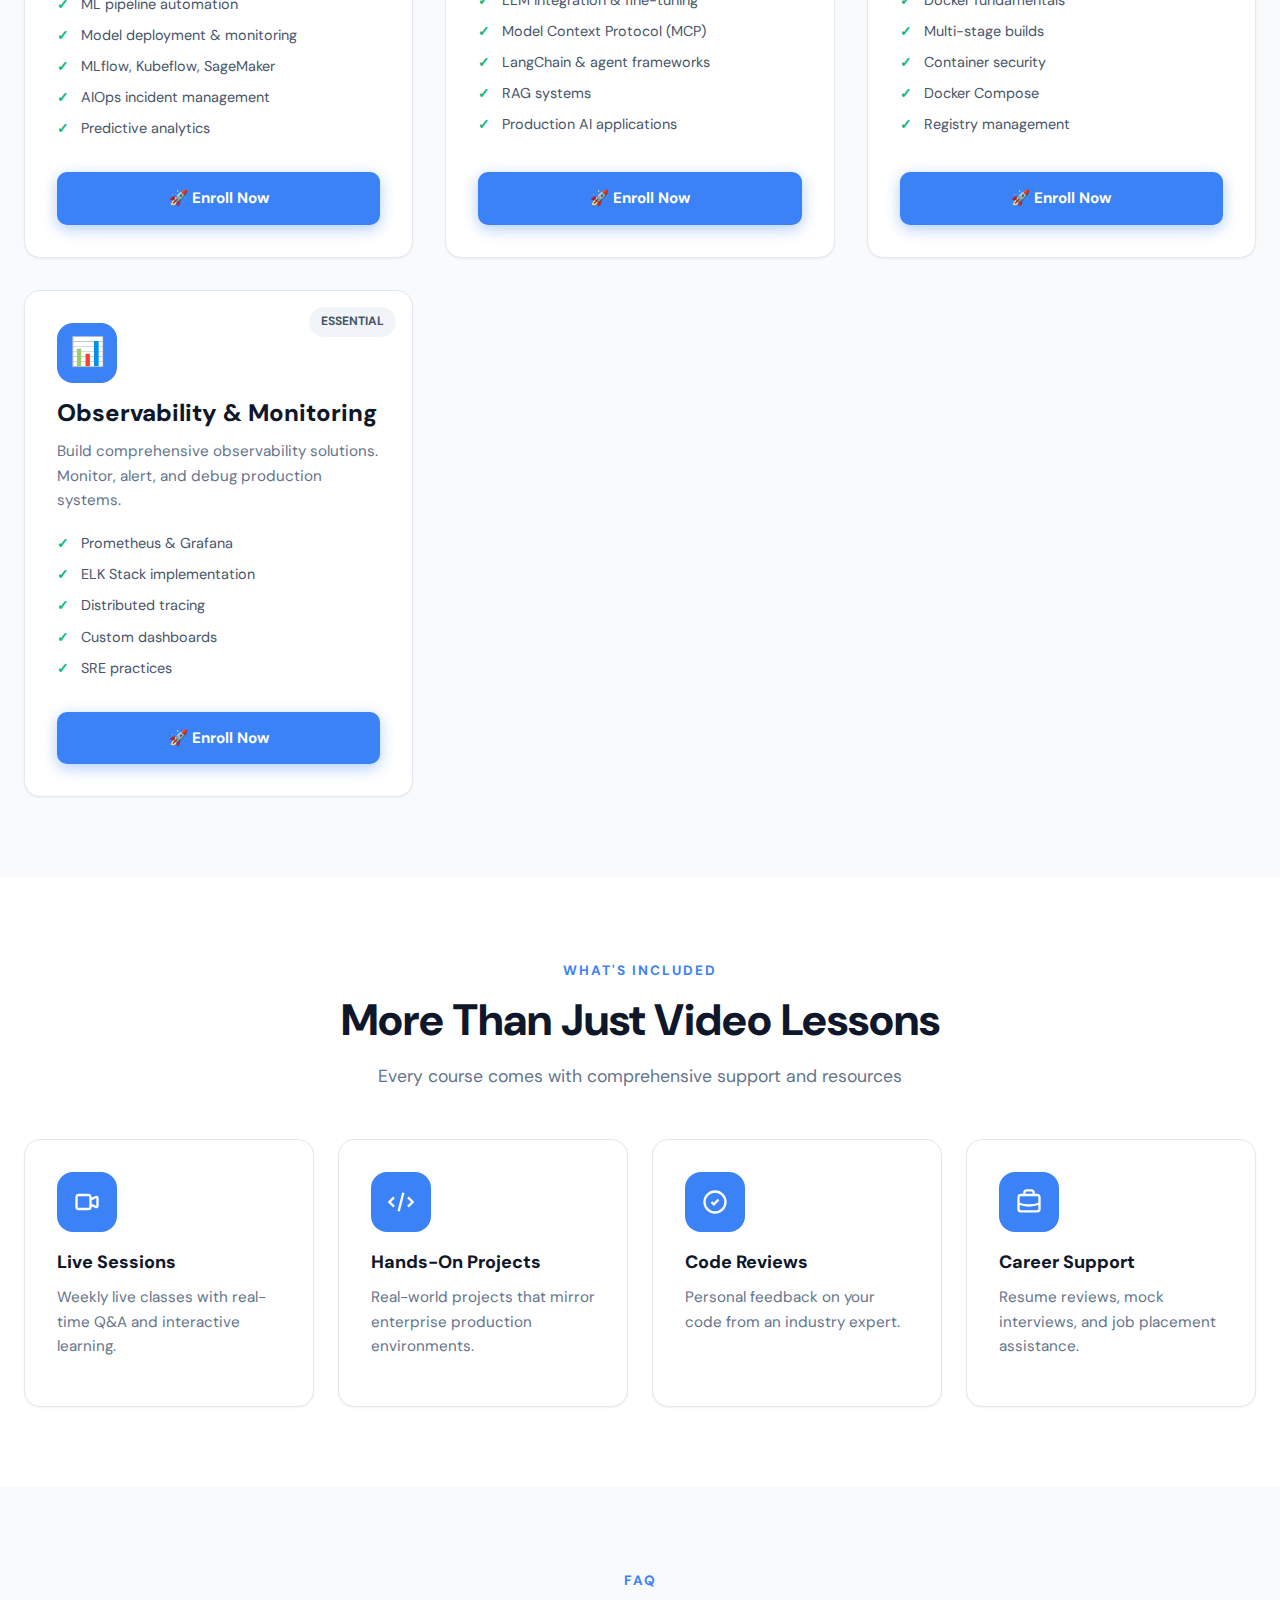
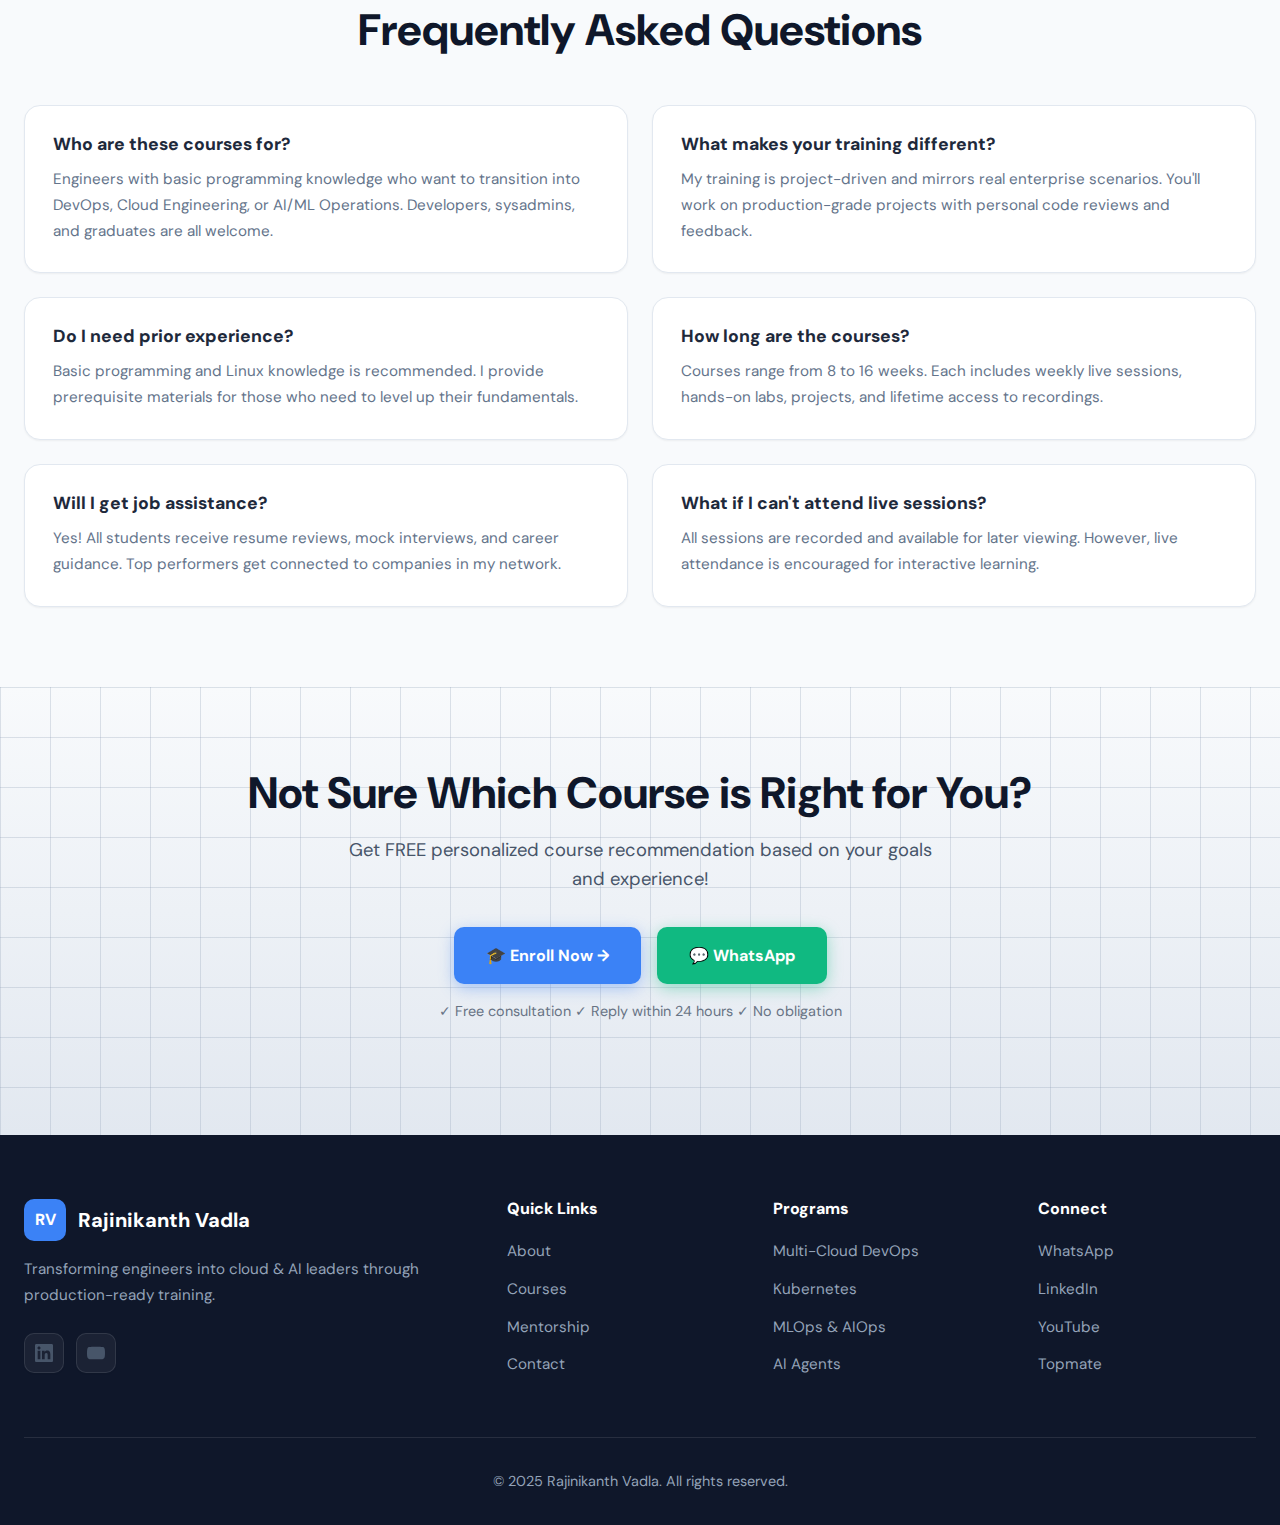
<file: courses.html>
<!DOCTYPE html>
<html lang="en">
<head>
  <meta charset="UTF-8" />
  <meta name="viewport" content="width=device-width, initial-scale=1.0" />
  <title>Best AIOps MLOps DevOps Courses | AWS Azure GCP Kubernetes AI Agents Training | Rajinikanth Vadla</title>
  <meta name="description" content="Best AIOps, MLOps, DevOps training courses. Master AWS, Azure, GCP, Kubernetes, Terraform, AI Agents, GenAI, LangChain. Hands-on enterprise projects. 500+ engineers trained. Book FREE consultation!" />
  <meta name="keywords" content="AIOps course, MLOps training, DevOps bootcamp, AWS training course, Azure certification training, GCP course, Kubernetes training, K8s course, Docker training, Terraform course, AI Agents training, GenAI course, LangChain training, multi-cloud DevOps, cloud engineering course, best DevOps course, MLOps certification, AIOps certification, enterprise DevOps training, production DevOps, hands-on Kubernetes" />
  <meta name="author" content="Rajinikanth Vadla" />
  <meta name="robots" content="index, follow" />
  <link rel="canonical" href="https://www.rajinikanthvadla.com/courses.html" />
  
  <meta property="og:type" content="website" />
  <meta property="og:url" content="https://www.rajinikanthvadla.com/courses.html" />
  <meta property="og:title" content="Best AIOps MLOps DevOps Training Courses | Kubernetes AI Agents" />
  <meta property="og:description" content="Master AWS, Azure, GCP, Kubernetes, AI Agents, GenAI. 500+ engineers trained. Book FREE consultation!" />
  <meta property="og:image" content="https://www.rajinikanthvadla.com/assets/pic-1.png" />
  
  <link rel="icon" type="image/png" href="assets/pic-1.png" />
  <link rel="preconnect" href="https://fonts.googleapis.com">
  <link rel="preconnect" href="https://fonts.gstatic.com" crossorigin>
  <link href="https://fonts.googleapis.com/css2?family=DM+Sans:wght@400;500;600;700;800&display=swap" rel="stylesheet">
  <link rel="stylesheet" href="styles.css">
  
  <script type="application/ld+json">
  {
    "@context": "https://schema.org",
    "@type": "ItemList",
    "name": "AIOps MLOps DevOps Training Courses",
    "description": "Best training courses for AIOps, MLOps, DevOps, Kubernetes, AWS, Azure, GCP, AI Agents, GenAI",
    "itemListElement": [
      {"@type": "Course", "name": "MLOps & AIOps Masterclass", "description": "Complete 12-16 week program: DevOps to Production AI Systems. 6 Modules, 200+ Hours, 4 Capstone Projects. LangChain, RAG, AI Agents, Kubernetes", "url": "mlops-aiops-masterclass.html"},
      {"@type": "Course", "name": "Multi-Cloud DevOps Mastery", "description": "AWS, Azure, GCP, Terraform, Ansible, CI/CD"},
      {"@type": "Course", "name": "Kubernetes & Cloud Native", "description": "EKS, AKS, GKE, Helm, Istio Service Mesh"},
      {"@type": "Course", "name": "MLOps & AIOps Engineering", "description": "ML Pipelines, MLflow, Kubeflow, Model Deployment"},
      {"@type": "Course", "name": "AI Agents & GenAI", "description": "LangChain, MCP, RAG Systems, LLM Applications"}
    ]
  }
  </script>
</head>
<body>
  <!-- Header -->
  <header class="header">
    <nav class="nav">
      <a href="index.html" class="logo">
        <div class="logo-icon">RV</div>
        <span>Rajinikanth Vadla</span>
      </a>
      <ul class="nav-links">
        <li><a href="about.html">About</a></li>
        <li><a href="courses.html" style="color: #3b82f6;">Courses</a></li>
        <li><a href="mentorship.html">Mentorship</a></li>
        <li><a href="contact.html">Contact</a></li>
        <li><a href="https://topmate.io/rajinikanthvadla" target="_blank" rel="noopener noreferrer" class="btn-nav">Book a Session</a></li>
      </ul>
      <button class="mobile-menu-btn" aria-label="Toggle menu">
        <span></span>
        <span></span>
        <span></span>
      </button>
    </nav>
  </header>

  <!-- Courses Hero -->
  <section class="about-hero">
    <div class="container" style="position: relative; z-index: 1;">
      <h1>Elite Training Programs</h1>
      <p>Production-ready skills for the modern enterprise</p>
    </div>
  </section>

  <!-- All Courses -->
  <section style="background: #f8fafc;">
    <div class="container">
      <div class="section-header">
        <span class="section-tag">COMPLETE CURRICULUM</span>
        <h2 class="section-title">Choose Your Path</h2>
        <p class="section-subtitle">All courses include hands-on projects, code reviews, and career support</p>
      </div>

      <div class="courses-grid">
        <!-- FLAGSHIP COURSE - MLOps & AIOps Masterclass -->
        <div class="course-card featured" style="border: 3px solid #10b981; box-shadow: 0 10px 40px rgba(16, 185, 129, 0.2);">
          <div class="course-badge" style="background: #10b981; color: white;">🔥 FLAGSHIP COURSE</div>
          <div class="course-icon" style="background: #10b981;">🎯</div>
          <h3 style="color: #10b981;">MLOps & AIOps Masterclass</h3>
          <p>The ultimate 12-16 week program: DevOps Fundamentals → MLOps → LLMOps → AIOps → AI Agents. Transform from DevOps to Production AI Systems!</p>
          <ul class="course-features">
            <li>Module 1: DevOps Fundamentals for MLOps</li>
            <li>Module 2: MLOps - ML Operations</li>
            <li>Module 3: LLMOps - LLM Operations</li>
            <li>Module 4: AIOps - AI for IT Ops</li>
            <li>Module 5: AI Agents & Autonomous Systems</li>
            <li>Module 6: Real-World Capstone Projects</li>
            <li>200+ Hours Hands-on | 50+ Labs | 4 Projects</li>
          </ul>
          <a href="mlops-aiops-masterclass.html" class="btn btn-attention btn-full">🎓 View Complete Syllabus</a>
        </div>

        <div class="course-card">
          <div class="course-badge accent">Best Seller</div>
          <div class="course-icon">☁️</div>
          <h3>Multi-Cloud DevOps Mastery</h3>
          <p>Master AWS, Azure, and GCP with production-grade DevOps practices. Build CI/CD pipelines and automate everything.</p>
          <ul class="course-features">
            <li>AWS, Azure, GCP deep dive</li>
            <li>Terraform & Ansible automation</li>
            <li>CI/CD with Jenkins, GitLab, GitHub Actions</li>
            <li>Container orchestration</li>
            <li>Cloud security & compliance</li>
          </ul>
          <a href="https://topmate.io/rajinikanthvadla" target="_blank" class="btn btn-primary btn-full">🚀 Enroll Now</a>
        </div>

        <div class="course-card">
          <div class="course-badge accent">Popular</div>
          <div class="course-icon">🚀</div>
          <h3>Kubernetes & Cloud Native</h3>
          <p>From zero to Kubernetes hero. Deploy, scale, and manage containerized applications in production.</p>
          <ul class="course-features">
            <li>Kubernetes architecture</li>
            <li>EKS, AKS, GKE management</li>
            <li>Helm charts & operators</li>
            <li>Service mesh with Istio</li>
            <li>Observability & monitoring</li>
          </ul>
          <a href="https://topmate.io/rajinikanthvadla" target="_blank" class="btn btn-primary btn-full">🚀 Enroll Now</a>
        </div>

        <div class="course-card">
          <div class="course-badge">Advanced</div>
          <div class="course-icon">🤖</div>
          <h3>MLOps & AIOps Engineering</h3>
          <p>Build production ML pipelines and AI-powered operations. Deploy models at scale.</p>
          <ul class="course-features">
            <li>ML pipeline automation</li>
            <li>Model deployment & monitoring</li>
            <li>MLflow, Kubeflow, SageMaker</li>
            <li>AIOps incident management</li>
            <li>Predictive analytics</li>
          </ul>
          <a href="https://topmate.io/rajinikanthvadla" target="_blank" class="btn btn-primary btn-full">🚀 Enroll Now</a>
        </div>

        <div class="course-card">
          <div class="course-badge">New</div>
          <div class="course-icon">🧠</div>
          <h3>AI Agents & MCP</h3>
          <p>Build intelligent AI agents using Model Context Protocol. Create autonomous decision-making systems.</p>
          <ul class="course-features">
            <li>LLM integration & fine-tuning</li>
            <li>Model Context Protocol (MCP)</li>
            <li>LangChain & agent frameworks</li>
            <li>RAG systems</li>
            <li>Production AI applications</li>
          </ul>
          <a href="https://topmate.io/rajinikanthvadla" target="_blank" class="btn btn-primary btn-full">🚀 Enroll Now</a>
        </div>

        <div class="course-card">
          <div class="course-badge">Beginner</div>
          <div class="course-icon">🐳</div>
          <h3>Docker & Containerization</h3>
          <p>Master Docker and container technologies. Build efficient images with security best practices.</p>
          <ul class="course-features">
            <li>Docker fundamentals</li>
            <li>Multi-stage builds</li>
            <li>Container security</li>
            <li>Docker Compose</li>
            <li>Registry management</li>
          </ul>
          <a href="https://topmate.io/rajinikanthvadla" target="_blank" class="btn btn-primary btn-full">🚀 Enroll Now</a>
        </div>

        <div class="course-card">
          <div class="course-badge">Essential</div>
          <div class="course-icon">📊</div>
          <h3>Observability & Monitoring</h3>
          <p>Build comprehensive observability solutions. Monitor, alert, and debug production systems.</p>
          <ul class="course-features">
            <li>Prometheus & Grafana</li>
            <li>ELK Stack implementation</li>
            <li>Distributed tracing</li>
            <li>Custom dashboards</li>
            <li>SRE practices</li>
          </ul>
          <a href="https://topmate.io/rajinikanthvadla" target="_blank" class="btn btn-primary btn-full">🚀 Enroll Now</a>
        </div>
      </div>
    </div>
  </section>

  <!-- What's Included -->
  <section style="background: white;">
    <div class="container">
      <div class="section-header">
        <span class="section-tag">WHAT'S INCLUDED</span>
        <h2 class="section-title">More Than Just Video Lessons</h2>
        <p class="section-subtitle">Every course comes with comprehensive support and resources</p>
      </div>

      <div class="services-grid">
        <div class="service-card">
          <div class="service-icon">
            <svg width="28" height="28" fill="none" stroke="currentColor" stroke-width="2" viewBox="0 0 24 24"><path d="M15 10l4.553-2.276A1 1 0 0121 8.618v6.764a1 1 0 01-1.447.894L15 14M5 18h8a2 2 0 002-2V8a2 2 0 00-2-2H5a2 2 0 00-2 2v8a2 2 0 002 2z"/></svg>
          </div>
          <h3>Live Sessions</h3>
          <p>Weekly live classes with real-time Q&A and interactive learning.</p>
        </div>

        <div class="service-card">
          <div class="service-icon">
            <svg width="28" height="28" fill="none" stroke="currentColor" stroke-width="2" viewBox="0 0 24 24"><path d="M10 20l4-16m4 4l4 4-4 4M6 16l-4-4 4-4"/></svg>
          </div>
          <h3>Hands-On Projects</h3>
          <p>Real-world projects that mirror enterprise production environments.</p>
        </div>

        <div class="service-card">
          <div class="service-icon">
            <svg width="28" height="28" fill="none" stroke="currentColor" stroke-width="2" viewBox="0 0 24 24"><path d="M9 12l2 2 4-4m6 2a9 9 0 11-18 0 9 9 0 0118 0z"/></svg>
          </div>
          <h3>Code Reviews</h3>
          <p>Personal feedback on your code from an industry expert.</p>
        </div>

        <div class="service-card">
          <div class="service-icon">
            <svg width="28" height="28" fill="none" stroke="currentColor" stroke-width="2" viewBox="0 0 24 24"><path d="M21 13.255A23.931 23.931 0 0112 15c-3.183 0-6.22-.62-9-1.745M16 6V4a2 2 0 00-2-2h-4a2 2 0 00-2 2v2m4 6h.01M5 20h14a2 2 0 002-2V8a2 2 0 00-2-2H5a2 2 0 00-2 2v10a2 2 0 002 2z"/></svg>
          </div>
          <h3>Career Support</h3>
          <p>Resume reviews, mock interviews, and job placement assistance.</p>
        </div>
      </div>
    </div>
  </section>

  <!-- FAQ -->
  <section style="background: #f8fafc;">
    <div class="container">
      <div class="section-header">
        <span class="section-tag">FAQ</span>
        <h2 class="section-title">Frequently Asked Questions</h2>
      </div>

      <div class="faq-grid">
        <div class="faq-card">
          <h3>Who are these courses for?</h3>
          <p>Engineers with basic programming knowledge who want to transition into DevOps, Cloud Engineering, or AI/ML Operations. Developers, sysadmins, and graduates are all welcome.</p>
        </div>

        <div class="faq-card">
          <h3>What makes your training different?</h3>
          <p>My training is project-driven and mirrors real enterprise scenarios. You'll work on production-grade projects with personal code reviews and feedback.</p>
        </div>

        <div class="faq-card">
          <h3>Do I need prior experience?</h3>
          <p>Basic programming and Linux knowledge is recommended. I provide prerequisite materials for those who need to level up their fundamentals.</p>
        </div>

        <div class="faq-card">
          <h3>How long are the courses?</h3>
          <p>Courses range from 8 to 16 weeks. Each includes weekly live sessions, hands-on labs, projects, and lifetime access to recordings.</p>
        </div>

        <div class="faq-card">
          <h3>Will I get job assistance?</h3>
          <p>Yes! All students receive resume reviews, mock interviews, and career guidance. Top performers get connected to companies in my network.</p>
        </div>

        <div class="faq-card">
          <h3>What if I can't attend live sessions?</h3>
          <p>All sessions are recorded and available for later viewing. However, live attendance is encouraged for interactive learning.</p>
        </div>
      </div>
    </div>
  </section>

  <!-- CTA Section -->
  <section class="cta-section">
    <div class="container">
      <div class="cta-content">
        <h2>Not Sure Which Course is Right for You?</h2>
        <p>Get FREE personalized course recommendation based on your goals and experience!</p>
        <div class="cta-buttons">
          <a href="https://topmate.io/rajinikanthvadla/1838028/pay" target="_blank" rel="noopener noreferrer" class="btn btn-primary btn-lg">
            🎓 Enroll Now →
          </a>
          <a href="https://wa.me/919100028801" target="_blank" class="btn btn-attention btn-lg">
            💬 WhatsApp
          </a>
        </div>
        <p style="margin-top: 1rem; font-size: 0.9rem; opacity: 0.8;">✓ Free consultation ✓ Reply within 24 hours ✓ No obligation</p>
      </div>
    </div>
  </section>

  <!-- Footer -->
  <footer class="footer">
    <div class="container">
      <div class="footer-grid">
        <div class="footer-brand">
          <a href="index.html" class="logo">
            <div class="logo-icon">RV</div>
            <span>Rajinikanth Vadla</span>
          </a>
          <p>Transforming engineers into cloud & AI leaders through production-ready training.</p>
          <div class="footer-social">
            <a href="https://www.linkedin.com/in/rajinikanth-vadla-4221281a4/" target="_blank" class="social-icon">
              <svg width="18" height="18" fill="currentColor" viewBox="0 0 24 24"><path d="M20.447 20.452h-3.554v-5.569c0-1.328-.027-3.037-1.852-3.037-1.853 0-2.136 1.445-2.136 2.939v5.667H9.351V9h3.414v1.561h.046c.477-.9 1.637-1.85 3.37-1.85 3.601 0 4.267 2.37 4.267 5.455v6.286zM5.337 7.433c-1.144 0-2.063-.926-2.063-2.065 0-1.138.92-2.063 2.063-2.063 1.14 0 2.064.925 2.064 2.063 0 1.139-.925 2.065-2.064 2.065zm1.782 13.019H3.555V9h3.564v11.452zM22.225 0H1.771C.792 0 0 .774 0 1.729v20.542C0 23.227.792 24 1.771 24h20.451C23.2 24 24 23.227 24 22.271V1.729C24 .774 23.2 0 22.222 0h.003z"/></svg>
            </a>
            <a href="https://www.youtube.com/@IamRajinikanthvadla" target="_blank" class="social-icon">
              <svg width="18" height="18" fill="currentColor" viewBox="0 0 24 24"><path d="M23.498 6.186a3.016 3.016 0 0 0-2.122-2.136C19.505 3.545 12 3.545 12 3.545s-7.505 0-9.377.505A3.017 3.017 0 0 0 .502 6.186C0 8.07 0 12 0 12s0 3.93.502 5.814a3.016 3.016 0 0 0 2.122 2.136c1.871.505 9.376.505 9.376.505s7.505 0 9.377-.505a3.015 3.015 0 0 0 2.122-2.136C24 15.93 24 12 24 12s0-3.93-.502-5.814z"/></svg>
            </a>
          </div>
        </div>

        <div class="footer-links">
          <h4>Quick Links</h4>
          <ul>
            <li><a href="about.html">About</a></li>
            <li><a href="courses.html">Courses</a></li>
            <li><a href="mentorship.html">Mentorship</a></li>
            <li><a href="contact.html">Contact</a></li>
          </ul>
        </div>

        <div class="footer-links">
          <h4>Programs</h4>
          <ul>
            <li><a href="courses.html">Multi-Cloud DevOps</a></li>
            <li><a href="courses.html">Kubernetes</a></li>
            <li><a href="courses.html">MLOps & AIOps</a></li>
            <li><a href="courses.html">AI Agents</a></li>
          </ul>
        </div>

        <div class="footer-links">
          <h4>Connect</h4>
          <ul>
            <li><a href="https://wa.me/919100028801" target="_blank">WhatsApp</a></li>
            <li><a href="https://www.linkedin.com/in/rajinikanth-vadla-4221281a4/" target="_blank">LinkedIn</a></li>
            <li><a href="https://www.youtube.com/@IamRajinikanthvadla" target="_blank">YouTube</a></li>
            <li><a href="https://topmate.io/rajinikanthvadla" target="_blank">Topmate</a></li>
          </ul>
        </div>
      </div>

      <div class="footer-bottom">
        <p>&copy; 2025 Rajinikanth Vadla. All rights reserved.</p>
      </div>
    </div>
  </footer>

  <!-- WhatsApp Float -->
  <a href="https://wa.me/919100028801?text=Hi%20Rajinikanth,%20I%20want%20to%20know%20about%20your%20courses" target="_blank" class="whatsapp-float" title="Chat on WhatsApp">
    <svg viewBox="0 0 24 24" fill="currentColor">
      <path d="M17.472 14.382c-.297-.149-1.758-.867-2.03-.967-.273-.099-.471-.148-.67.15-.197.297-.767.966-.94 1.164-.173.199-.347.223-.644.075-.297-.15-1.255-.463-2.39-1.475-.883-.788-1.48-1.761-1.653-2.059-.173-.297-.018-.458.13-.606.134-.133.298-.347.446-.52.149-.174.198-.298.298-.497.099-.198.05-.371-.025-.52-.075-.149-.669-1.612-.916-2.207-.242-.579-.487-.5-.669-.51-.173-.008-.371-.01-.57-.01-.198 0-.52.074-.792.372-.272.297-1.04 1.016-1.04 2.479 0 1.462 1.065 2.875 1.213 3.074.149.198 2.096 3.2 5.077 4.487.709.306 1.262.489 1.694.625.712.227 1.36.195 1.871.118.571-.085 1.758-.719 2.006-1.413.248-.694.248-1.289.173-1.413-.074-.124-.272-.198-.57-.347m-5.421 7.403h-.004a9.87 9.87 0 01-5.031-1.378l-.361-.214-3.741.982.998-3.648-.235-.374a9.86 9.86 0 01-1.51-5.26c.001-5.45 4.436-9.884 9.888-9.884 2.64 0 5.122 1.03 6.988 2.898a9.825 9.825 0 012.893 6.994c-.003 5.45-4.437 9.884-9.885 9.884m8.413-18.297A11.815 11.815 0 0012.05 0C5.495 0 .16 5.335.157 11.892c0 2.096.547 4.142 1.588 5.945L.057 24l6.305-1.654a11.882 11.882 0 005.683 1.448h.005c6.554 0 11.89-5.335 11.893-11.893a11.821 11.821 0 00-3.48-8.413z"/>
    </svg>
  </a>

  <script>
    const mobileBtn = document.querySelector('.mobile-menu-btn');
    const navLinks = document.querySelector('.nav-links');
    if (mobileBtn) {
      mobileBtn.addEventListener('click', () => {
        navLinks.classList.toggle('active');
        mobileBtn.classList.toggle('active');
      });
    }

    // Animate cards
    const observer = new IntersectionObserver((entries) => {
      entries.forEach(entry => {
        if (entry.isIntersecting) {
          entry.target.classList.add('animate-in');
        }
      });
    }, { threshold: 0.1 });

    document.querySelectorAll('.course-card, .service-card, .faq-card').forEach(el => {
      observer.observe(el);
    });
  </script>
</body>
</html>
</file>
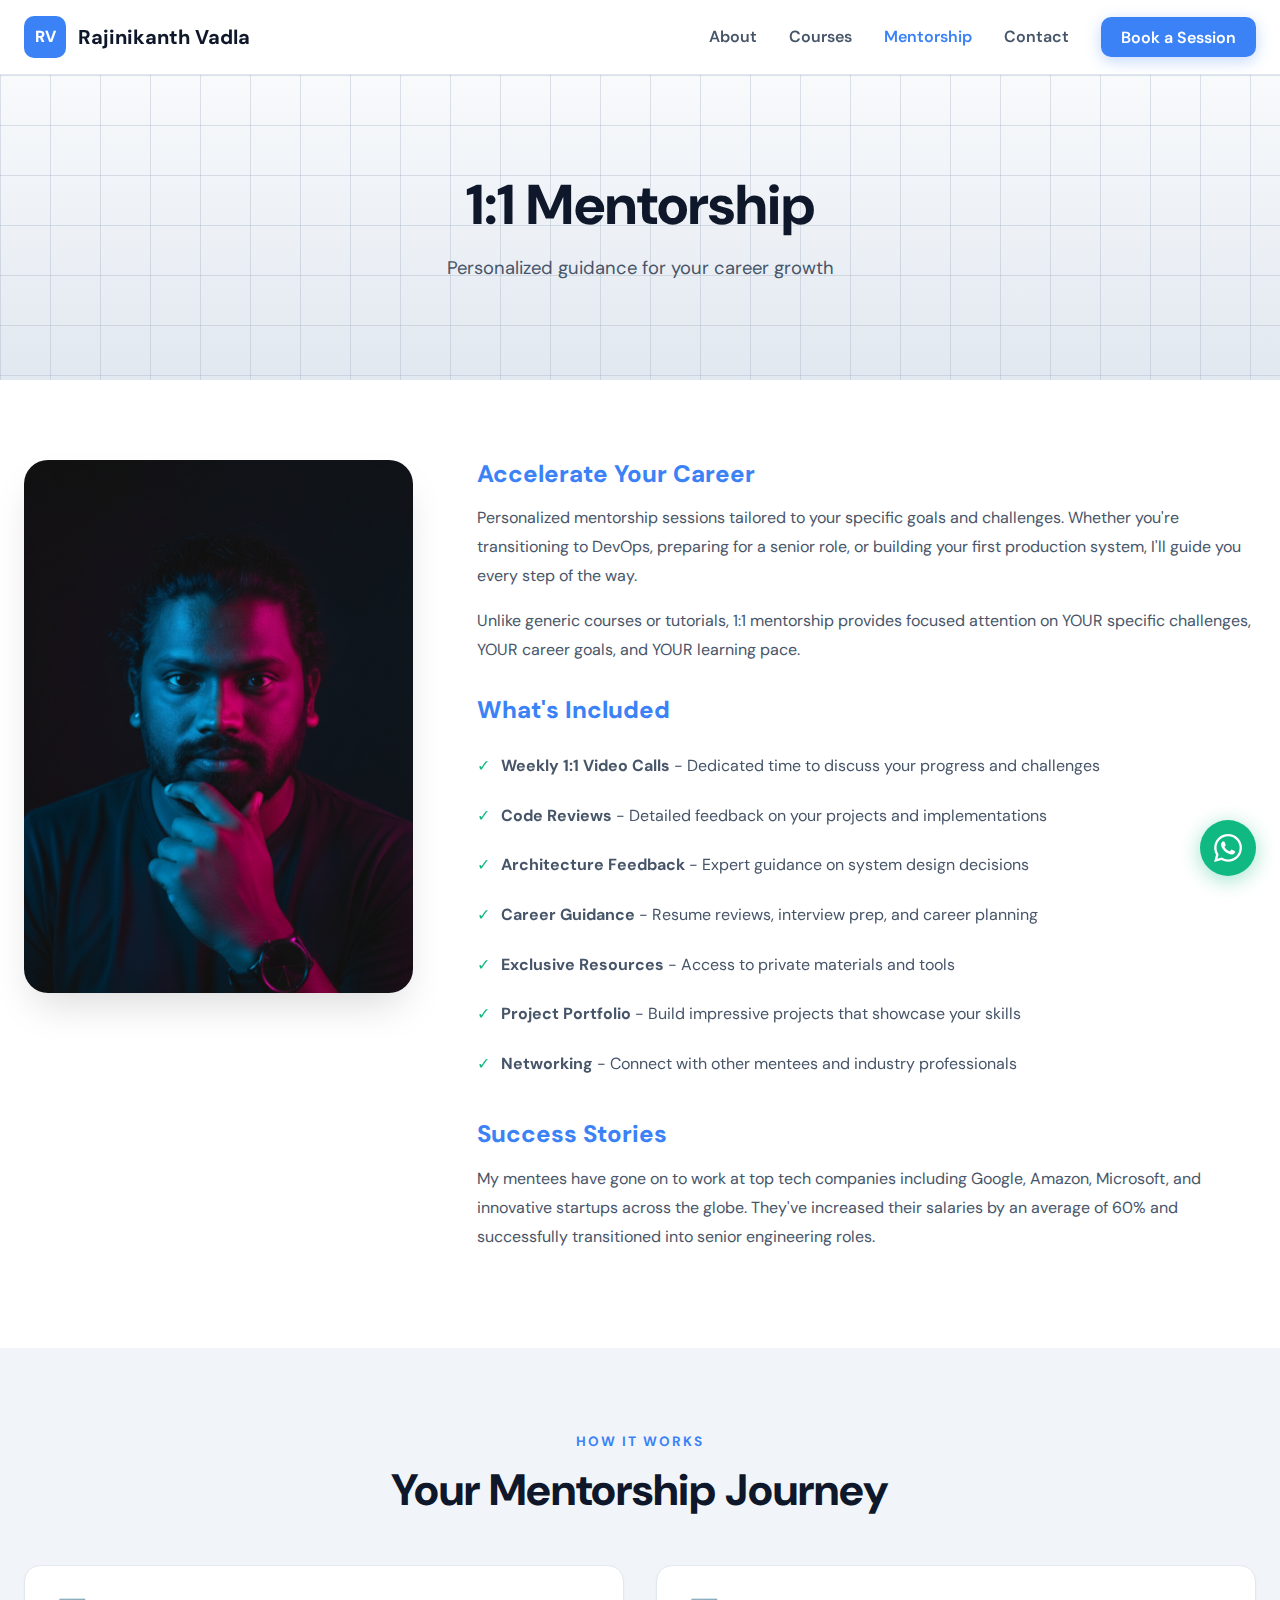
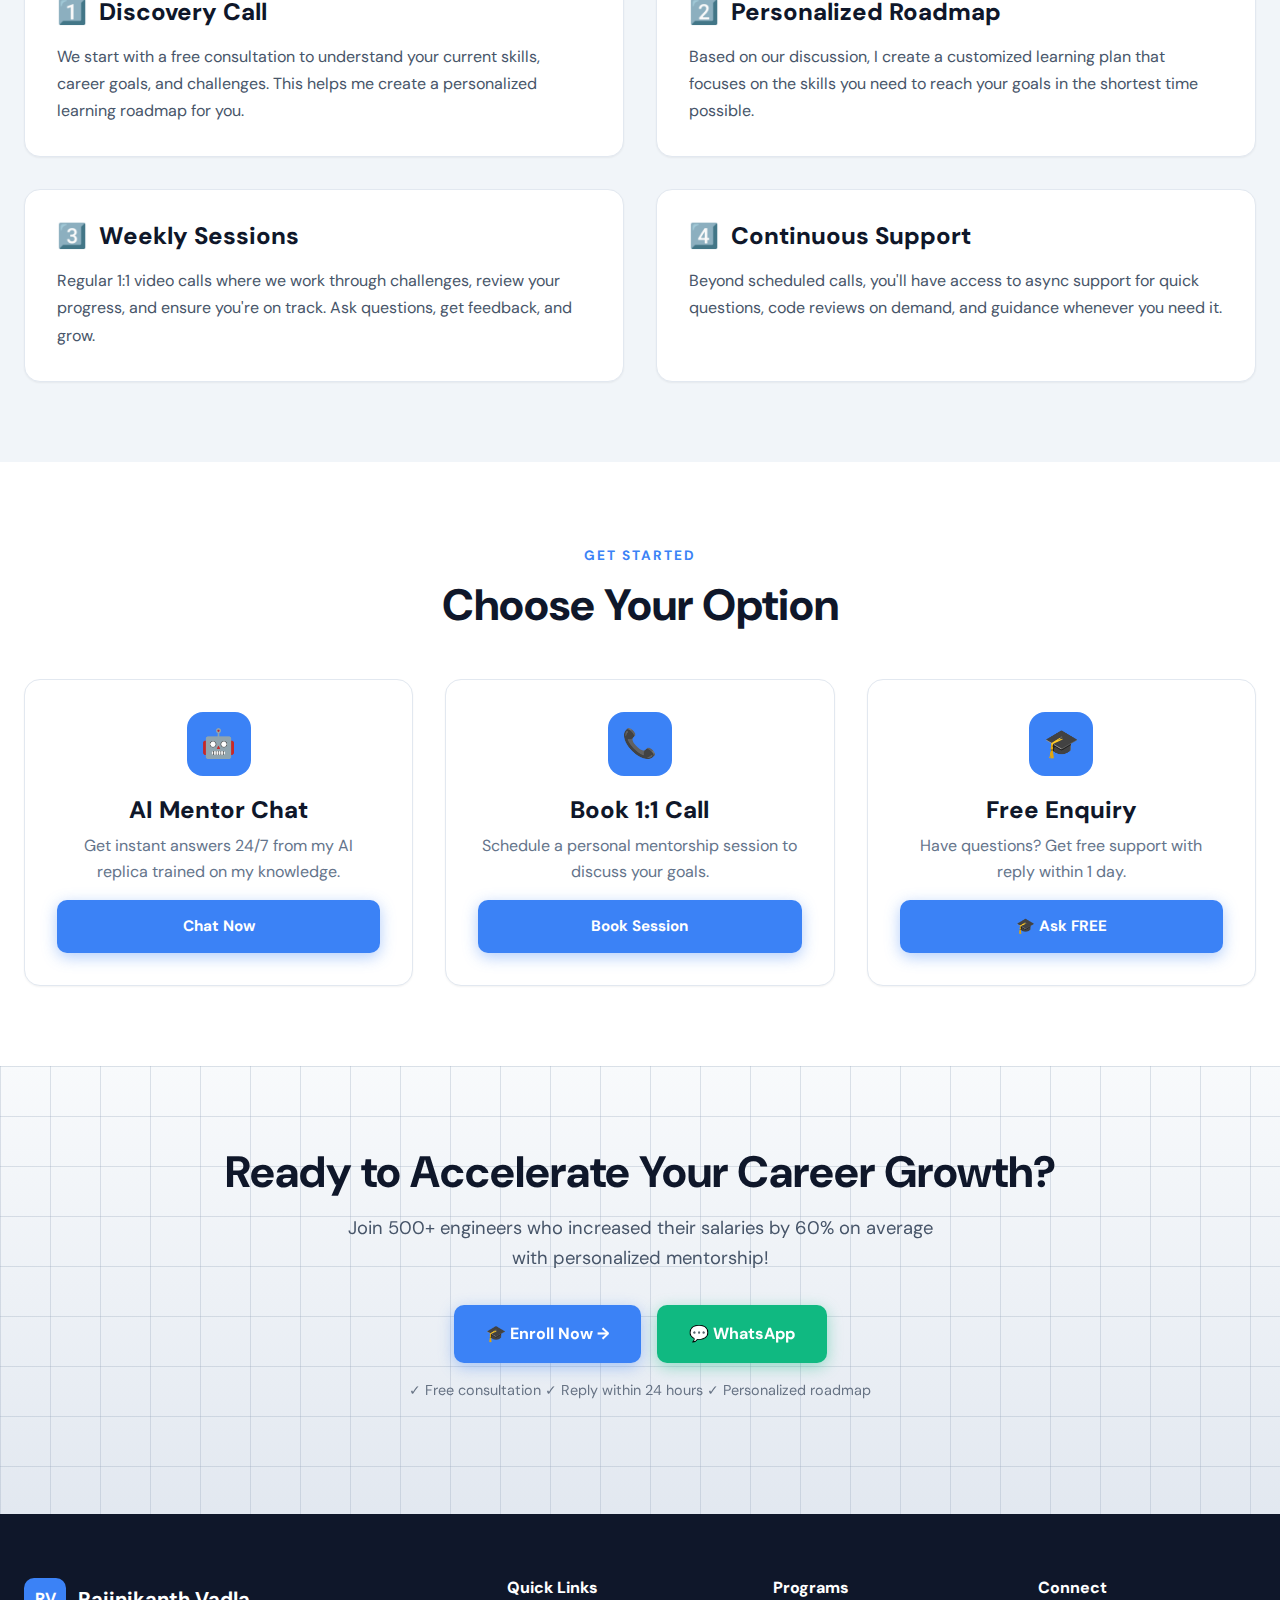
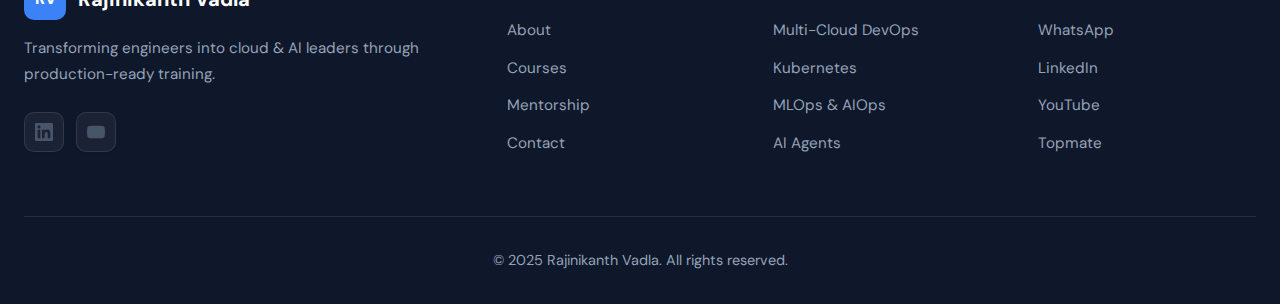
<file: mentorship.html>
<!DOCTYPE html>
<html lang="en">
<head>
  <meta charset="UTF-8" />
  <meta name="viewport" content="width=device-width, initial-scale=1.0" />
  <title>1:1 DevOps MLOps Mentorship | Career Coaching | Rajinikanth Vadla</title>
  <meta name="description" content="Personalized 1:1 mentorship for DevOps, MLOps, AIOps career growth. Weekly sessions, code reviews, interview prep, career guidance. 60% avg salary increase. Book FREE consultation!" />
  <meta name="keywords" content="DevOps mentorship, MLOps coaching, AIOps mentor, cloud engineering mentor, Kubernetes mentor, AWS mentor, career coaching DevOps, tech mentorship, engineering career guidance, interview prep DevOps, code review, 1:1 mentorship" />
  <meta name="author" content="Rajinikanth Vadla" />
  <meta name="robots" content="index, follow" />
  <link rel="canonical" href="https://www.rajinikanthvadla.com/mentorship.html" />
  
  <meta property="og:type" content="website" />
  <meta property="og:url" content="https://www.rajinikanthvadla.com/mentorship.html" />
  <meta property="og:title" content="1:1 DevOps MLOps Mentorship | Career Coaching" />
  <meta property="og:description" content="Personalized mentorship with 60% avg salary increase. Book FREE consultation!" />
  <meta property="og:image" content="https://www.rajinikanthvadla.com/assets/pic-1.png" />
  
  <link rel="icon" type="image/png" href="assets/pic-1.png" />
  <link rel="preconnect" href="https://fonts.googleapis.com">
  <link rel="preconnect" href="https://fonts.gstatic.com" crossorigin>
  <link href="https://fonts.googleapis.com/css2?family=DM+Sans:wght@400;500;600;700;800&display=swap" rel="stylesheet">
  <link rel="stylesheet" href="styles.css">
</head>
<body>
  <!-- Header -->
  <header class="header">
    <nav class="nav">
      <a href="index.html" class="logo">
        <div class="logo-icon">RV</div>
        <span>Rajinikanth Vadla</span>
      </a>
      <ul class="nav-links">
        <li><a href="about.html">About</a></li>
        <li><a href="courses.html">Courses</a></li>
        <li><a href="mentorship.html" style="color: #3b82f6;">Mentorship</a></li>
        <li><a href="contact.html">Contact</a></li>
        <li><a href="https://topmate.io/rajinikanthvadla" target="_blank" rel="noopener noreferrer" class="btn-nav">Book a Session</a></li>
      </ul>
      <button class="mobile-menu-btn" aria-label="Toggle menu">
        <span></span>
        <span></span>
        <span></span>
      </button>
    </nav>
  </header>

  <!-- Mentorship Hero -->
  <section class="about-hero">
    <div class="container">
      <h1>1:1 Mentorship</h1>
      <p>Personalized guidance for your career growth</p>
    </div>
  </section>

  <!-- Mentorship Content -->
  <section style="background: var(--white);">
    <div class="container">
      <div class="about-content">
        <div class="about-image">
          <img src="assets/pic-1.png" alt="Rajinikanth Vadla - Mentor">
        </div>
        <div class="about-text">
          <h2>Accelerate Your Career</h2>
          <p>
            Personalized mentorship sessions tailored to your specific goals and challenges. Whether you're transitioning to DevOps, preparing for a senior role, or building your first production system, I'll guide you every step of the way.
          </p>
          <p>
            Unlike generic courses or tutorials, 1:1 mentorship provides focused attention on YOUR specific challenges, YOUR career goals, and YOUR learning pace.
          </p>

          <h2>What's Included</h2>
          <ul style="list-style: none; margin-top: 1rem;">
            <li style="padding: 0.75rem 0; padding-left: 1.5rem; position: relative; color: var(--gray-600);">
              <span style="position: absolute; left: 0; color: var(--green-500);">✓</span>
              <strong>Weekly 1:1 Video Calls</strong> - Dedicated time to discuss your progress and challenges
            </li>
            <li style="padding: 0.75rem 0; padding-left: 1.5rem; position: relative; color: var(--gray-600);">
              <span style="position: absolute; left: 0; color: var(--green-500);">✓</span>
              <strong>Code Reviews</strong> - Detailed feedback on your projects and implementations
            </li>
            <li style="padding: 0.75rem 0; padding-left: 1.5rem; position: relative; color: var(--gray-600);">
              <span style="position: absolute; left: 0; color: var(--green-500);">✓</span>
              <strong>Architecture Feedback</strong> - Expert guidance on system design decisions
            </li>
            <li style="padding: 0.75rem 0; padding-left: 1.5rem; position: relative; color: var(--gray-600);">
              <span style="position: absolute; left: 0; color: var(--green-500);">✓</span>
              <strong>Career Guidance</strong> - Resume reviews, interview prep, and career planning
            </li>
            <li style="padding: 0.75rem 0; padding-left: 1.5rem; position: relative; color: var(--gray-600);">
              <span style="position: absolute; left: 0; color: var(--green-500);">✓</span>
              <strong>Exclusive Resources</strong> - Access to private materials and tools
            </li>
            <li style="padding: 0.75rem 0; padding-left: 1.5rem; position: relative; color: var(--gray-600);">
              <span style="position: absolute; left: 0; color: var(--green-500);">✓</span>
              <strong>Project Portfolio</strong> - Build impressive projects that showcase your skills
            </li>
            <li style="padding: 0.75rem 0; padding-left: 1.5rem; position: relative; color: var(--gray-600);">
              <span style="position: absolute; left: 0; color: var(--green-500);">✓</span>
              <strong>Networking</strong> - Connect with other mentees and industry professionals
            </li>
          </ul>

          <h2>Success Stories</h2>
          <p>
            My mentees have gone on to work at top tech companies including Google, Amazon, Microsoft, and innovative startups across the globe. They've increased their salaries by an average of 60% and successfully transitioned into senior engineering roles.
          </p>
        </div>
      </div>
    </div>
  </section>

  <!-- Mentorship Features -->
  <section style="background: var(--gray-100);">
    <div class="container">
      <div class="section-header">
        <span class="section-tag">HOW IT WORKS</span>
        <h2 class="section-title">Your Mentorship Journey</h2>
      </div>

      <div class="mentorship-features">
        <div class="mentorship-card">
          <h3><span style="font-size: 1.5rem;">1️⃣</span> Discovery Call</h3>
          <p>We start with a free consultation to understand your current skills, career goals, and challenges. This helps me create a personalized learning roadmap for you.</p>
        </div>

        <div class="mentorship-card">
          <h3><span style="font-size: 1.5rem;">2️⃣</span> Personalized Roadmap</h3>
          <p>Based on our discussion, I create a customized learning plan that focuses on the skills you need to reach your goals in the shortest time possible.</p>
        </div>

        <div class="mentorship-card">
          <h3><span style="font-size: 1.5rem;">3️⃣</span> Weekly Sessions</h3>
          <p>Regular 1:1 video calls where we work through challenges, review your progress, and ensure you're on track. Ask questions, get feedback, and grow.</p>
        </div>

        <div class="mentorship-card">
          <h3><span style="font-size: 1.5rem;">4️⃣</span> Continuous Support</h3>
          <p>Beyond scheduled calls, you'll have access to async support for quick questions, code reviews on demand, and guidance whenever you need it.</p>
        </div>
      </div>
    </div>
  </section>

  <!-- Quick Actions -->
  <section style="background: var(--white);">
    <div class="container">
      <div class="section-header">
        <span class="section-tag">GET STARTED</span>
        <h2 class="section-title">Choose Your Option</h2>
      </div>

      <div class="contact-grid">
        <div class="contact-card">
          <div class="contact-card-icon">🤖</div>
          <h3>AI Mentor Chat</h3>
          <p>Get instant answers 24/7 from my AI replica trained on my knowledge.</p>
          <a href="https://chatgpt.com/g/g-6938ef4591f4819198b381b03cf8707b-rajinikanth-vadla-ai-ml-ops-engineer-mentor" target="_blank" class="btn btn-primary btn-full">Chat Now</a>
        </div>

        <div class="contact-card">
          <div class="contact-card-icon">📞</div>
          <h3>Book 1:1 Call</h3>
          <p>Schedule a personal mentorship session to discuss your goals.</p>
          <a href="https://topmate.io/rajinikanthvadla" target="_blank" class="btn btn-primary btn-full">Book Session</a>
        </div>

        <div class="contact-card">
          <div class="contact-card-icon">🎓</div>
          <h3>Free Enquiry</h3>
          <p>Have questions? Get free support with reply within 1 day.</p>
          <a href="https://topmate.io/rajinikanthvadla/1838028/pay" target="_blank" class="btn btn-primary btn-full">🎓 Ask FREE</a>
        </div>
      </div>
    </div>
  </section>

  <!-- CTA Section -->
  <section class="cta-section">
    <div class="container">
      <div class="cta-content">
        <h2>Ready to Accelerate Your Career Growth?</h2>
        <p>Join 500+ engineers who increased their salaries by 60% on average with personalized mentorship!</p>
        <div class="cta-buttons">
          <a href="https://topmate.io/rajinikanthvadla/1838028/pay" target="_blank" rel="noopener noreferrer" class="btn btn-primary btn-lg">
            🎓 Enroll Now →
          </a>
          <a href="https://wa.me/919100028801" target="_blank" class="btn btn-attention btn-lg">
            💬 WhatsApp
          </a>
        </div>
        <p style="margin-top: 1rem; font-size: 0.9rem; opacity: 0.8;">✓ Free consultation ✓ Reply within 24 hours ✓ Personalized roadmap</p>
      </div>
    </div>
  </section>

  <!-- Footer -->
  <footer class="footer">
    <div class="container">
      <div class="footer-grid">
        <div class="footer-brand">
          <a href="index.html" class="logo">
            <div class="logo-icon">RV</div>
            <span>Rajinikanth Vadla</span>
          </a>
          <p>Transforming engineers into cloud & AI leaders through production-ready training.</p>
          <div class="footer-social">
            <a href="https://www.linkedin.com/in/rajinikanth-vadla-4221281a4/" target="_blank" class="social-icon">
              <svg width="18" height="18" fill="currentColor" viewBox="0 0 24 24"><path d="M20.447 20.452h-3.554v-5.569c0-1.328-.027-3.037-1.852-3.037-1.853 0-2.136 1.445-2.136 2.939v5.667H9.351V9h3.414v1.561h.046c.477-.9 1.637-1.85 3.37-1.85 3.601 0 4.267 2.37 4.267 5.455v6.286zM5.337 7.433c-1.144 0-2.063-.926-2.063-2.065 0-1.138.92-2.063 2.063-2.063 1.14 0 2.064.925 2.064 2.063 0 1.139-.925 2.065-2.064 2.065zm1.782 13.019H3.555V9h3.564v11.452zM22.225 0H1.771C.792 0 0 .774 0 1.729v20.542C0 23.227.792 24 1.771 24h20.451C23.2 24 24 23.227 24 22.271V1.729C24 .774 23.2 0 22.222 0h.003z"/></svg>
            </a>
            <a href="https://www.youtube.com/@IamRajinikanthvadla" target="_blank" class="social-icon">
              <svg width="18" height="18" fill="currentColor" viewBox="0 0 24 24"><path d="M23.498 6.186a3.016 3.016 0 0 0-2.122-2.136C19.505 3.545 12 3.545 12 3.545s-7.505 0-9.377.505A3.017 3.017 0 0 0 .502 6.186C0 8.07 0 12 0 12s0 3.93.502 5.814a3.016 3.016 0 0 0 2.122 2.136c1.871.505 9.376.505 9.376.505s7.505 0 9.377-.505a3.015 3.015 0 0 0 2.122-2.136C24 15.93 24 12 24 12s0-3.93-.502-5.814z"/></svg>
            </a>
          </div>
        </div>

        <div class="footer-links">
          <h4>Quick Links</h4>
          <ul>
            <li><a href="about.html">About</a></li>
            <li><a href="courses.html">Courses</a></li>
            <li><a href="mentorship.html">Mentorship</a></li>
            <li><a href="contact.html">Contact</a></li>
          </ul>
        </div>

        <div class="footer-links">
          <h4>Programs</h4>
          <ul>
            <li><a href="courses.html">Multi-Cloud DevOps</a></li>
            <li><a href="courses.html">Kubernetes</a></li>
            <li><a href="courses.html">MLOps & AIOps</a></li>
            <li><a href="courses.html">AI Agents</a></li>
          </ul>
        </div>

        <div class="footer-links">
          <h4>Connect</h4>
          <ul>
            <li><a href="https://wa.me/919100028801" target="_blank">WhatsApp</a></li>
            <li><a href="https://www.linkedin.com/in/rajinikanth-vadla-4221281a4/" target="_blank">LinkedIn</a></li>
            <li><a href="https://www.youtube.com/@IamRajinikanthvadla" target="_blank">YouTube</a></li>
            <li><a href="https://topmate.io/rajinikanthvadla" target="_blank">Topmate</a></li>
          </ul>
        </div>
      </div>

      <div class="footer-bottom">
        <p>&copy; 2025 Rajinikanth Vadla. All rights reserved.</p>
      </div>
    </div>
  </footer>

  <!-- WhatsApp Float -->
  <a href="https://wa.me/919100028801?text=Hi%20Rajinikanth,%20I%20want%20to%20know%20about%20mentorship" target="_blank" class="whatsapp-float" title="Chat on WhatsApp">
    <svg viewBox="0 0 24 24" fill="currentColor">
      <path d="M17.472 14.382c-.297-.149-1.758-.867-2.03-.967-.273-.099-.471-.148-.67.15-.197.297-.767.966-.94 1.164-.173.199-.347.223-.644.075-.297-.15-1.255-.463-2.39-1.475-.883-.788-1.48-1.761-1.653-2.059-.173-.297-.018-.458.13-.606.134-.133.298-.347.446-.52.149-.174.198-.298.298-.497.099-.198.05-.371-.025-.52-.075-.149-.669-1.612-.916-2.207-.242-.579-.487-.5-.669-.51-.173-.008-.371-.01-.57-.01-.198 0-.52.074-.792.372-.272.297-1.04 1.016-1.04 2.479 0 1.462 1.065 2.875 1.213 3.074.149.198 2.096 3.2 5.077 4.487.709.306 1.262.489 1.694.625.712.227 1.36.195 1.871.118.571-.085 1.758-.719 2.006-1.413.248-.694.248-1.289.173-1.413-.074-.124-.272-.198-.57-.347m-5.421 7.403h-.004a9.87 9.87 0 01-5.031-1.378l-.361-.214-3.741.982.998-3.648-.235-.374a9.86 9.86 0 01-1.51-5.26c.001-5.45 4.436-9.884 9.888-9.884 2.64 0 5.122 1.03 6.988 2.898a9.825 9.825 0 012.893 6.994c-.003 5.45-4.437 9.884-9.885 9.884m8.413-18.297A11.815 11.815 0 0012.05 0C5.495 0 .16 5.335.157 11.892c0 2.096.547 4.142 1.588 5.945L.057 24l6.305-1.654a11.882 11.882 0 005.683 1.448h.005c6.554 0 11.89-5.335 11.893-11.893a11.821 11.821 0 00-3.48-8.413z"/>
    </svg>
  </a>

  <script>
    const mobileBtn = document.querySelector('.mobile-menu-btn');
    const navLinks = document.querySelector('.nav-links');
    if (mobileBtn) {
      mobileBtn.addEventListener('click', () => {
        navLinks.classList.toggle('active');
        mobileBtn.classList.toggle('active');
      });
    }
  </script>
</body>
</html>
</file>
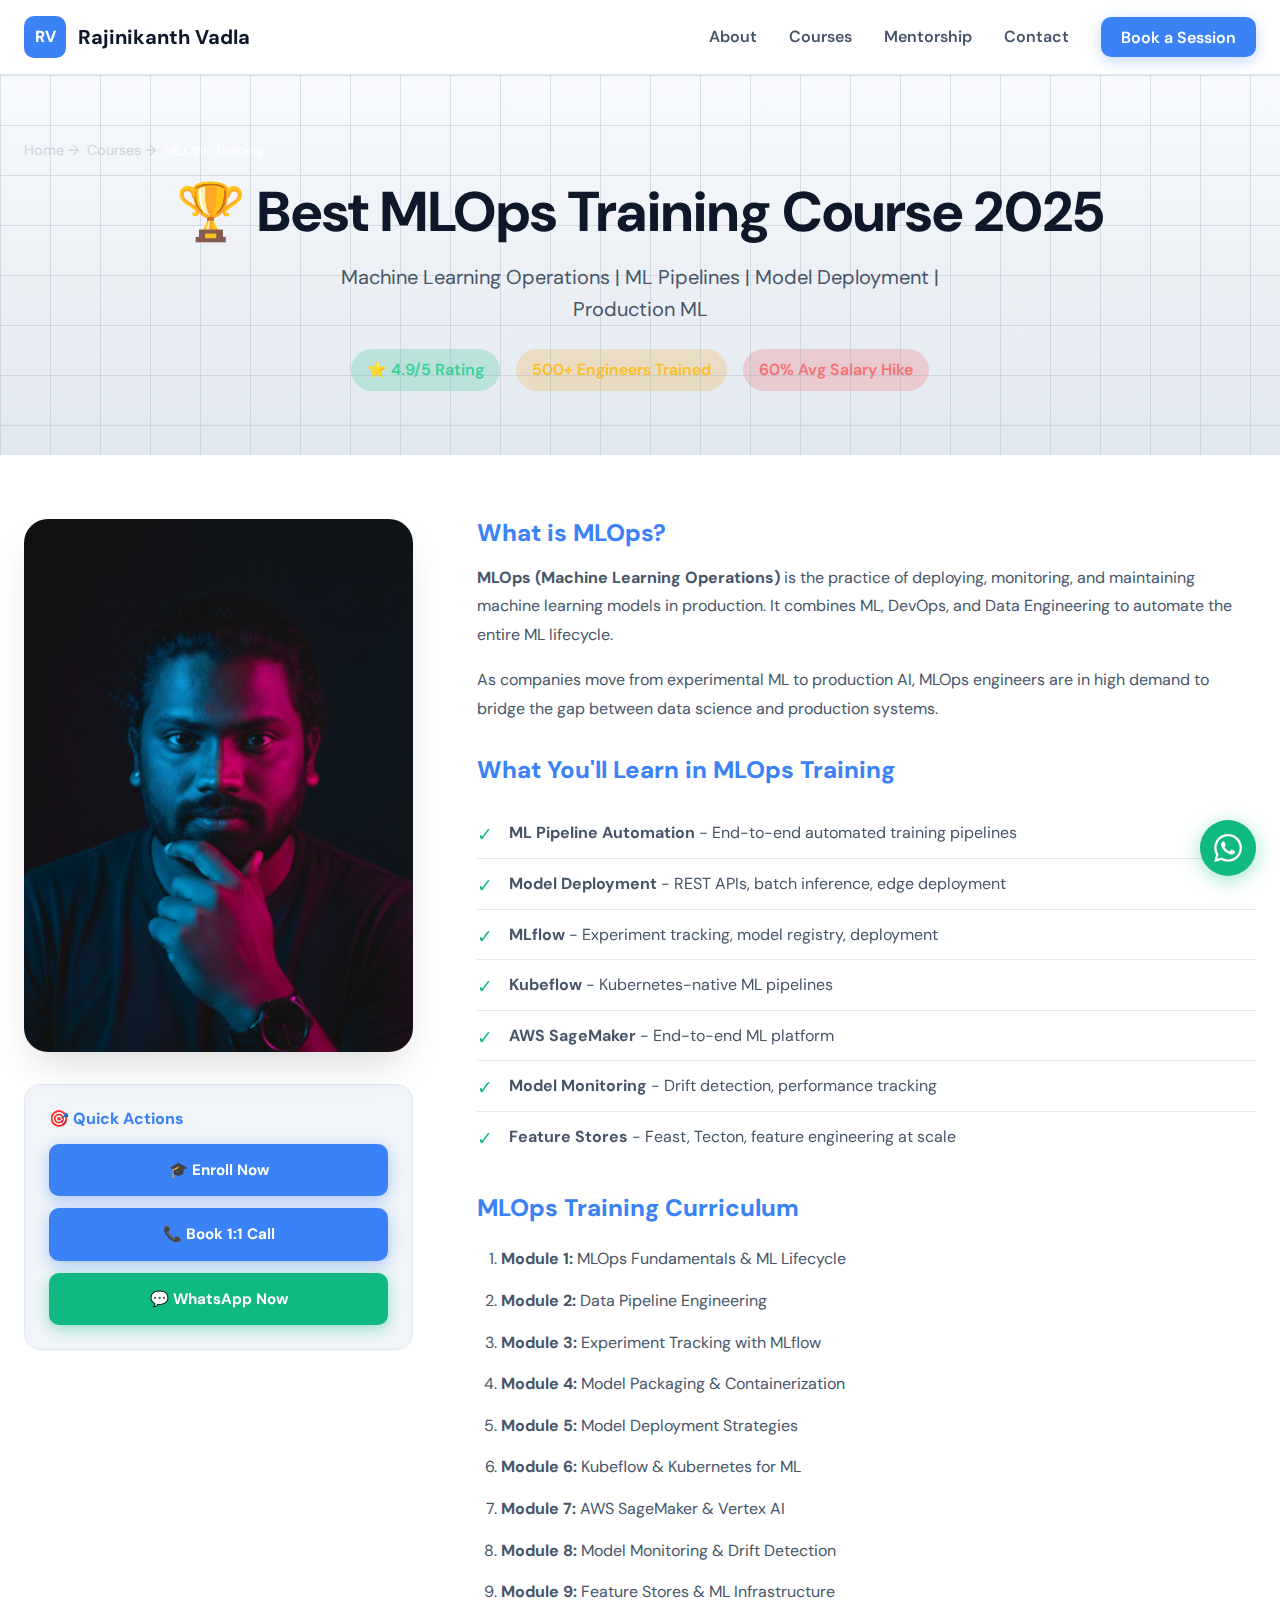
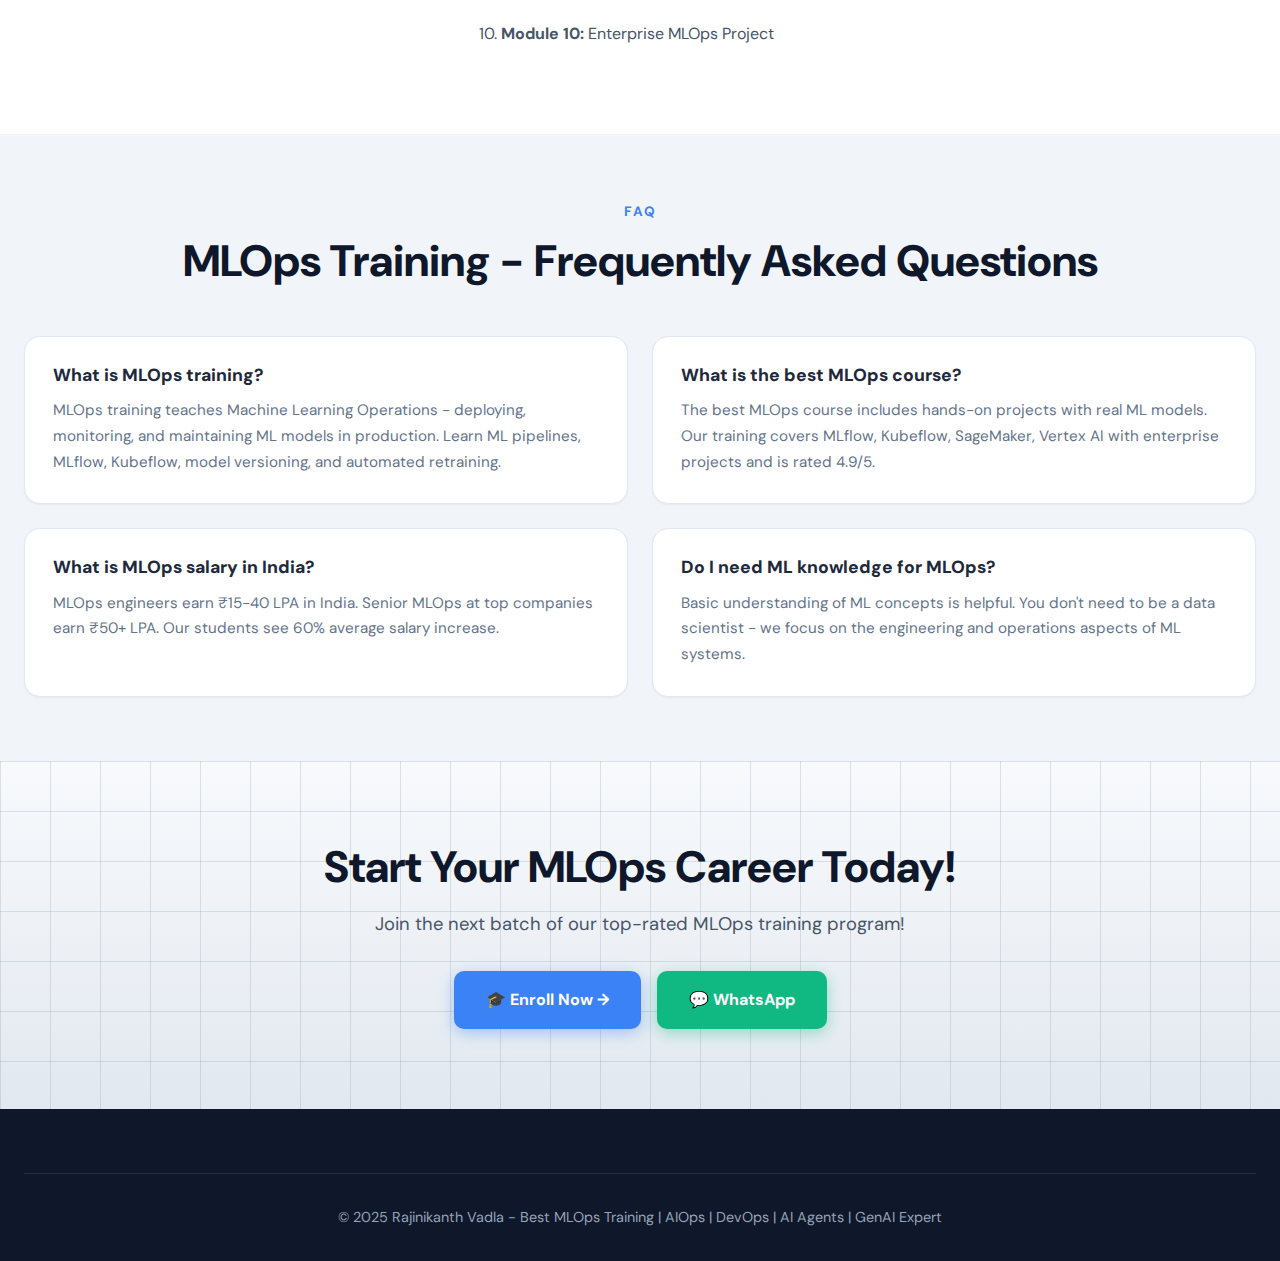
<file: mlops-training.html>
<!DOCTYPE html>
<html lang="en">
<head>
  <meta charset="UTF-8" />
  <meta name="viewport" content="width=device-width, initial-scale=1.0" />
  
  <!-- Primary SEO - MLOps Focused -->
  <title>Best MLOps Training Course 2025 | Machine Learning Operations Certification | Rajinikanth Vadla</title>
  <meta name="title" content="Best MLOps Training Course 2025 | Machine Learning Operations Certification | Rajinikanth Vadla" />
  <meta name="description" content="🏆 #1 MLOps Training in India. Learn ML Pipeline Automation, Model Deployment, MLflow, Kubeflow, SageMaker, Model Monitoring. Hands-on enterprise projects. 500+ engineers trained. ⭐ 4.9 Rating. Book FREE Demo!" />
  <meta name="keywords" content="MLOps training, MLOps course, MLOps certification, Machine Learning Operations training, MLOps tutorial, best MLOps course, MLOps bootcamp, learn MLOps, MLOps for beginners, advanced MLOps, MLOps engineer training, ML pipeline training, model deployment training, MLflow training, Kubeflow training, SageMaker training, ML model monitoring, feature store training, ML experiment tracking, model versioning, ML CI/CD, machine learning production, ML infrastructure, ML platform engineering, MLOps best practices, MLOps implementation, enterprise MLOps, production ML, MLOps career, MLOps jobs, MLOps salary, MLOps interview, MLOps certification online, MLOps course online, MLOps training online, MLOps India, MLOps Hyderabad, MLOps Bangalore, MLOps course fees, TensorFlow Extended, TFX training, Vertex AI training" />
  <meta name="author" content="Rajinikanth Vadla" />
  <meta name="robots" content="index, follow, max-snippet:-1, max-image-preview:large, max-video-preview:-1" />
  <link rel="canonical" href="https://rajinikanthvadla-ai.github.io/website/mlops-training.html" />
  
  <meta property="og:type" content="website" />
  <meta property="og:url" content="https://rajinikanthvadla-ai.github.io/website/mlops-training.html" />
  <meta property="og:title" content="Best MLOps Training Course 2025 | #1 Machine Learning Operations Certification" />
  <meta property="og:description" content="🏆 #1 MLOps Training. Learn ML Pipelines, MLflow, Kubeflow, SageMaker. 500+ engineers trained. Book FREE Demo!" />
  <meta property="og:image" content="https://rajinikanthvadla-ai.github.io/website/assets/pic-1.png" />
  
  <link rel="icon" type="image/png" href="assets/pic-1.png" />
  <link rel="preconnect" href="https://fonts.googleapis.com">
  <link rel="preconnect" href="https://fonts.gstatic.com" crossorigin>
  <link href="https://fonts.googleapis.com/css2?family=DM+Sans:wght@400;500;600;700;800&display=swap" rel="stylesheet">
  <link rel="stylesheet" href="styles.css">
  
  <!-- Structured Data - Course -->
  <script type="application/ld+json">
  {
    "@context": "https://schema.org",
    "@type": "Course",
    "name": "MLOps Training - Machine Learning Operations Certification Course",
    "description": "Best MLOps training course. Learn ML Pipeline Automation, Model Deployment, MLflow, Kubeflow, SageMaker, Model Monitoring with hands-on enterprise projects.",
    "provider": {
      "@type": "Organization",
      "name": "Rajinikanth Vadla Training"
    },
    "instructor": {
      "@type": "Person",
      "name": "Rajinikanth Vadla"
    },
    "aggregateRating": {
      "@type": "AggregateRating",
      "ratingValue": "4.9",
      "reviewCount": "500",
      "bestRating": "5"
    }
  }
  </script>
  
  <!-- FAQ Schema -->
  <script type="application/ld+json">
  {
    "@context": "https://schema.org",
    "@type": "FAQPage",
    "mainEntity": [
      {
        "@type": "Question",
        "name": "What is MLOps training?",
        "acceptedAnswer": {
          "@type": "Answer",
          "text": "MLOps training teaches you Machine Learning Operations - the practice of deploying, monitoring, and maintaining ML models in production. You'll learn ML pipelines, MLflow, Kubeflow, model versioning, A/B testing, and automated retraining."
        }
      },
      {
        "@type": "Question",
        "name": "What is the best MLOps course?",
        "acceptedAnswer": {
          "@type": "Answer",
          "text": "The best MLOps course includes hands-on projects with real ML models. Rajinikanth Vadla's MLOps training covers MLflow, Kubeflow, SageMaker, Vertex AI with enterprise projects and is rated 4.9/5."
        }
      },
      {
        "@type": "Question",
        "name": "What is MLOps salary in India?",
        "acceptedAnswer": {
          "@type": "Answer",
          "text": "MLOps engineers in India earn ₹15-40 LPA. Senior MLOps engineers at top companies earn ₹50+ LPA. Our students see 60% average salary increase after training."
        }
      }
    ]
  }
  </script>
</head>
<body>
  <header class="header">
    <nav class="nav">
      <a href="index.html" class="logo">
        <div class="logo-icon">RV</div>
        <span>Rajinikanth Vadla</span>
      </a>
      <ul class="nav-links">
        <li><a href="about.html">About</a></li>
        <li><a href="courses.html">Courses</a></li>
        <li><a href="mentorship.html">Mentorship</a></li>
        <li><a href="contact.html">Contact</a></li>
        <li><a href="https://topmate.io/rajinikanthvadla" target="_blank" class="btn-nav">Book a Session</a></li>
      </ul>
      <button class="mobile-menu-btn" aria-label="Toggle menu"><span></span><span></span><span></span></button>
    </nav>
  </header>

  <section class="about-hero" style="padding: 4rem 0;">
    <div class="container">
      <nav aria-label="Breadcrumb" style="margin-bottom: 1rem;">
        <ol style="display: flex; gap: 0.5rem; list-style: none; font-size: 0.9rem; color: var(--gray-300);">
          <li><a href="index.html" style="color: var(--teal-300);">Home</a> →</li>
          <li><a href="courses.html" style="color: var(--teal-300);">Courses</a> →</li>
          <li style="color: var(--white);">MLOps Training</li>
        </ol>
      </nav>
      <h1>🏆 Best MLOps Training Course 2025</h1>
      <p style="font-size: 1.25rem; margin-top: 1rem;">Machine Learning Operations | ML Pipelines | Model Deployment | Production ML</p>
      <div style="display: flex; gap: 1rem; justify-content: center; margin-top: 1.5rem; flex-wrap: wrap;">
        <span style="background: rgba(16, 185, 129, 0.2); color: #34d399; padding: 0.5rem 1rem; border-radius: 50px; font-weight: 600;">⭐ 4.9/5 Rating</span>
        <span style="background: rgba(245, 158, 11, 0.2); color: #fbbf24; padding: 0.5rem 1rem; border-radius: 50px; font-weight: 600;">500+ Engineers Trained</span>
        <span style="background: rgba(239, 68, 68, 0.2); color: #f87171; padding: 0.5rem 1rem; border-radius: 50px; font-weight: 600;">60% Avg Salary Hike</span>
      </div>
    </div>
  </section>

  <section style="background: var(--white); padding: 4rem 0;">
    <div class="container">
      <div class="about-content">
        <div class="about-image">
          <img src="assets/pic-1.png" alt="Rajinikanth Vadla - Best MLOps Trainer in India">
          <div style="background: var(--gray-100); padding: 1.5rem; border-radius: var(--radius-lg); margin-top: 1.5rem; border: 1px solid var(--gray-200);">
            <h4 style="color: #3b82f6; margin-bottom: 1rem;">🎯 Quick Actions</h4>
            <a href="https://topmate.io/rajinikanthvadla/1838028/pay" target="_blank" class="btn btn-primary btn-full" style="margin-bottom: 0.75rem;">🎓 Enroll Now</a>
            <a href="https://topmate.io/rajinikanthvadla" target="_blank" class="btn btn-primary btn-full" style="margin-bottom: 0.75rem;">📞 Book 1:1 Call</a>
            <a href="https://wa.me/919100028801" target="_blank" class="btn btn-attention btn-full">💬 WhatsApp Now</a>
          </div>
        </div>
        
        <div class="about-text">
          <h2>What is MLOps?</h2>
          <p>
            <strong>MLOps (Machine Learning Operations)</strong> is the practice of deploying, monitoring, and maintaining machine learning models in production. It combines ML, DevOps, and Data Engineering to automate the entire ML lifecycle.
          </p>
          <p>
            As companies move from experimental ML to production AI, MLOps engineers are in high demand to bridge the gap between data science and production systems.
          </p>

          <h2>What You'll Learn in MLOps Training</h2>
          <ul style="list-style: none; margin: 1.5rem 0;">
            <li style="padding: 0.75rem 0; padding-left: 2rem; position: relative; color: var(--gray-600); border-bottom: 1px solid var(--gray-200);">
              <span style="position: absolute; left: 0; color: var(--green-500); font-size: 1.2rem;">✓</span>
              <strong>ML Pipeline Automation</strong> - End-to-end automated training pipelines
            </li>
            <li style="padding: 0.75rem 0; padding-left: 2rem; position: relative; color: var(--gray-600); border-bottom: 1px solid var(--gray-200);">
              <span style="position: absolute; left: 0; color: var(--green-500); font-size: 1.2rem;">✓</span>
              <strong>Model Deployment</strong> - REST APIs, batch inference, edge deployment
            </li>
            <li style="padding: 0.75rem 0; padding-left: 2rem; position: relative; color: var(--gray-600); border-bottom: 1px solid var(--gray-200);">
              <span style="position: absolute; left: 0; color: var(--green-500); font-size: 1.2rem;">✓</span>
              <strong>MLflow</strong> - Experiment tracking, model registry, deployment
            </li>
            <li style="padding: 0.75rem 0; padding-left: 2rem; position: relative; color: var(--gray-600); border-bottom: 1px solid var(--gray-200);">
              <span style="position: absolute; left: 0; color: var(--green-500); font-size: 1.2rem;">✓</span>
              <strong>Kubeflow</strong> - Kubernetes-native ML pipelines
            </li>
            <li style="padding: 0.75rem 0; padding-left: 2rem; position: relative; color: var(--gray-600); border-bottom: 1px solid var(--gray-200);">
              <span style="position: absolute; left: 0; color: var(--green-500); font-size: 1.2rem;">✓</span>
              <strong>AWS SageMaker</strong> - End-to-end ML platform
            </li>
            <li style="padding: 0.75rem 0; padding-left: 2rem; position: relative; color: var(--gray-600); border-bottom: 1px solid var(--gray-200);">
              <span style="position: absolute; left: 0; color: var(--green-500); font-size: 1.2rem;">✓</span>
              <strong>Model Monitoring</strong> - Drift detection, performance tracking
            </li>
            <li style="padding: 0.75rem 0; padding-left: 2rem; position: relative; color: var(--gray-600);">
              <span style="position: absolute; left: 0; color: var(--green-500); font-size: 1.2rem;">✓</span>
              <strong>Feature Stores</strong> - Feast, Tecton, feature engineering at scale
            </li>
          </ul>

          <h2>MLOps Training Curriculum</h2>
          <ol style="margin: 1rem 0; padding-left: 1.5rem; color: var(--gray-600);">
            <li style="padding: 0.5rem 0;"><strong>Module 1:</strong> MLOps Fundamentals & ML Lifecycle</li>
            <li style="padding: 0.5rem 0;"><strong>Module 2:</strong> Data Pipeline Engineering</li>
            <li style="padding: 0.5rem 0;"><strong>Module 3:</strong> Experiment Tracking with MLflow</li>
            <li style="padding: 0.5rem 0;"><strong>Module 4:</strong> Model Packaging & Containerization</li>
            <li style="padding: 0.5rem 0;"><strong>Module 5:</strong> Model Deployment Strategies</li>
            <li style="padding: 0.5rem 0;"><strong>Module 6:</strong> Kubeflow & Kubernetes for ML</li>
            <li style="padding: 0.5rem 0;"><strong>Module 7:</strong> AWS SageMaker & Vertex AI</li>
            <li style="padding: 0.5rem 0;"><strong>Module 8:</strong> Model Monitoring & Drift Detection</li>
            <li style="padding: 0.5rem 0;"><strong>Module 9:</strong> Feature Stores & ML Infrastructure</li>
            <li style="padding: 0.5rem 0;"><strong>Module 10:</strong> Enterprise MLOps Project</li>
          </ol>
        </div>
      </div>
    </div>
  </section>

  <section style="background: var(--gray-100); padding: 4rem 0;">
    <div class="container">
      <div class="section-header">
        <span class="section-tag">FAQ</span>
        <h2 class="section-title">MLOps Training - Frequently Asked Questions</h2>
      </div>

      <div class="faq-grid">
        <div class="faq-card">
          <h3>What is MLOps training?</h3>
          <p>MLOps training teaches Machine Learning Operations - deploying, monitoring, and maintaining ML models in production. Learn ML pipelines, MLflow, Kubeflow, model versioning, and automated retraining.</p>
        </div>

        <div class="faq-card">
          <h3>What is the best MLOps course?</h3>
          <p>The best MLOps course includes hands-on projects with real ML models. Our training covers MLflow, Kubeflow, SageMaker, Vertex AI with enterprise projects and is rated 4.9/5.</p>
        </div>

        <div class="faq-card">
          <h3>What is MLOps salary in India?</h3>
          <p>MLOps engineers earn ₹15-40 LPA in India. Senior MLOps at top companies earn ₹50+ LPA. Our students see 60% average salary increase.</p>
        </div>

        <div class="faq-card">
          <h3>Do I need ML knowledge for MLOps?</h3>
          <p>Basic understanding of ML concepts is helpful. You don't need to be a data scientist - we focus on the engineering and operations aspects of ML systems.</p>
        </div>
      </div>
    </div>
  </section>

  <section class="cta-section">
    <div class="container">
      <div class="cta-content">
        <h2>Start Your MLOps Career Today!</h2>
        <p>Join the next batch of our top-rated MLOps training program!</p>
        <div class="cta-buttons">
          <a href="https://topmate.io/rajinikanthvadla/1838028/pay" target="_blank" class="btn btn-primary btn-lg">🎓 Enroll Now →</a>
          <a href="https://wa.me/919100028801" target="_blank" class="btn btn-attention btn-lg">💬 WhatsApp</a>
        </div>
      </div>
    </div>
  </section>

  <footer class="footer">
    <div class="container">
      <div class="footer-bottom">
        <p>&copy; 2025 Rajinikanth Vadla - Best MLOps Training | AIOps | DevOps | AI Agents | GenAI Expert</p>
      </div>
    </div>
  </footer>

  <a href="https://wa.me/919100028801?text=Hi%20Rajinikanth,%20I%20want%20to%20know%20about%20MLOps%20training" target="_blank" class="whatsapp-float" title="Chat on WhatsApp">
    <svg viewBox="0 0 24 24" fill="currentColor"><path d="M17.472 14.382c-.297-.149-1.758-.867-2.03-.967-.273-.099-.471-.148-.67.15-.197.297-.767.966-.94 1.164-.173.199-.347.223-.644.075-.297-.15-1.255-.463-2.39-1.475-.883-.788-1.48-1.761-1.653-2.059-.173-.297-.018-.458.13-.606.134-.133.298-.347.446-.52.149-.174.198-.298.298-.497.099-.198.05-.371-.025-.52-.075-.149-.669-1.612-.916-2.207-.242-.579-.487-.5-.669-.51-.173-.008-.371-.01-.57-.01-.198 0-.52.074-.792.372-.272.297-1.04 1.016-1.04 2.479 0 1.462 1.065 2.875 1.213 3.074.149.198 2.096 3.2 5.077 4.487.709.306 1.262.489 1.694.625.712.227 1.36.195 1.871.118.571-.085 1.758-.719 2.006-1.413.248-.694.248-1.289.173-1.413-.074-.124-.272-.198-.57-.347m-5.421 7.403h-.004a9.87 9.87 0 01-5.031-1.378l-.361-.214-3.741.982.998-3.648-.235-.374a9.86 9.86 0 01-1.51-5.26c.001-5.45 4.436-9.884 9.888-9.884 2.64 0 5.122 1.03 6.988 2.898a9.825 9.825 0 012.893 6.994c-.003 5.45-4.437 9.884-9.885 9.884m8.413-18.297A11.815 11.815 0 0012.05 0C5.495 0 .16 5.335.157 11.892c0 2.096.547 4.142 1.588 5.945L.057 24l6.305-1.654a11.882 11.882 0 005.683 1.448h.005c6.554 0 11.89-5.335 11.893-11.893a11.821 11.821 0 00-3.48-8.413z"/></svg>
  </a>

  <script>
    const mobileBtn = document.querySelector('.mobile-menu-btn');
    const navLinks = document.querySelector('.nav-links');
    if (mobileBtn) mobileBtn.addEventListener('click', () => { navLinks.classList.toggle('active'); mobileBtn.classList.toggle('active'); });
  </script>
</body>
</html>
</file>
<file: styles.css>
/* =========================================
   MODERN HD THEME - Clean Grid Design
   Blue, Green, Red - Solid Colors
   ========================================= */

:root {
  /* Primary Colors - Solid, Bold */
  --blue-600: #2563eb;
  --blue-500: #3b82f6;
  --blue-400: #60a5fa;
  
  --green-600: #059669;
  --green-500: #10b981;
  --green-400: #34d399;
  
  --red-600: #dc2626;
  --red-500: #ef4444;
  --red-400: #f87171;
  
  --yellow-500: #f59e0b;
  --yellow-400: #fbbf24;
  
  --purple-500: #8b5cf6;
  --purple-400: #a78bfa;
  
  /* Neutrals */
  --white: #ffffff;
  --gray-50: #f8fafc;
  --gray-100: #f1f5f9;
  --gray-200: #e2e8f0;
  --gray-300: #cbd5e1;
  --gray-400: #94a3b8;
  --gray-500: #64748b;
  --gray-600: #475569;
  --gray-700: #334155;
  --gray-800: #1e293b;
  --gray-900: #0f172a;
  
  /* Shadows */
  --shadow-sm: 0 1px 2px 0 rgba(0, 0, 0, 0.05);
  --shadow-md: 0 4px 6px -1px rgba(0, 0, 0, 0.1);
  --shadow-lg: 0 10px 25px -5px rgba(0, 0, 0, 0.1);
  --shadow-xl: 0 20px 40px -10px rgba(0, 0, 0, 0.15);
  
  /* Transitions */
  --transition-fast: 150ms ease;
  --transition-base: 250ms ease;
  
  /* Border Radius */
  --radius-sm: 6px;
  --radius-md: 10px;
  --radius-lg: 16px;
  --radius-xl: 24px;
}

/* =========================================
   BASE STYLES
   ========================================= */

* {
  box-sizing: border-box;
  margin: 0;
  padding: 0;
}

html {
  scroll-behavior: smooth;
}

body {
  font-family: 'DM Sans', -apple-system, BlinkMacSystemFont, 'Segoe UI', Roboto, sans-serif;
  background: var(--gray-50);
  color: var(--gray-800);
  line-height: 1.6;
  overflow-x: hidden;
}

.container {
  max-width: 1280px;
  margin: 0 auto;
  padding: 0 1.5rem;
}

a {
  text-decoration: none;
  color: inherit;
}

img {
  max-width: 100%;
  height: auto;
}

/* =========================================
   TYPOGRAPHY
   ========================================= */

h1, h2, h3, h4, h5, h6 {
  font-weight: 800;
  line-height: 1.2;
  color: var(--gray-900);
}

h1 { font-size: clamp(2.5rem, 5vw, 3.5rem); }
h2 { font-size: clamp(2rem, 4vw, 2.75rem); }
h3 { font-size: clamp(1.25rem, 2vw, 1.5rem); }

.text-gradient {
  background: linear-gradient(135deg, var(--purple-500), var(--blue-500));
  -webkit-background-clip: text;
  -webkit-text-fill-color: transparent;
  background-clip: text;
}

/* =========================================
   GRID BACKGROUND PATTERN
   ========================================= */

.grid-bg {
  position: relative;
}

.grid-bg::before {
  content: '';
  position: absolute;
  top: 0; left: 0; right: 0; bottom: 0;
  background-image: 
    linear-gradient(rgba(148, 163, 184, 0.3) 1px, transparent 1px),
    linear-gradient(90deg, rgba(148, 163, 184, 0.3) 1px, transparent 1px);
  background-size: 50px 50px;
  pointer-events: none;
}

/* =========================================
   HEADER & NAVIGATION
   ========================================= */

.header {
  position: sticky;
  top: 0;
  z-index: 1000;
  background: rgba(255, 255, 255, 0.98);
  backdrop-filter: blur(12px);
  border-bottom: 1px solid var(--gray-200);
}

.nav {
  display: flex;
  justify-content: space-between;
  align-items: center;
  padding: 1rem 1.5rem;
  max-width: 1280px;
  margin: 0 auto;
}

.logo {
  display: flex;
  align-items: center;
  gap: 0.75rem;
  font-weight: 800;
  font-size: 1.25rem;
  color: var(--gray-900);
}

.logo-icon {
  width: 42px;
  height: 42px;
  background: var(--blue-500);
  border-radius: var(--radius-md);
  display: flex;
  align-items: center;
  justify-content: center;
  color: var(--white);
  font-weight: 800;
  font-size: 1rem;
}

.nav-links {
  display: flex;
  align-items: center;
  gap: 2rem;
  list-style: none;
}

.nav-links a {
  font-weight: 600;
  color: var(--gray-600);
  transition: color var(--transition-fast);
}

.nav-links a:hover {
  color: var(--blue-500);
}

.btn-nav {
  background: var(--blue-500);
  color: var(--white) !important;
  padding: 0.6rem 1.25rem;
  border-radius: var(--radius-md);
  font-weight: 600;
  transition: all var(--transition-base);
  box-shadow: 0 4px 15px rgba(59, 130, 246, 0.3);
}

.btn-nav:hover {
  transform: translateY(-2px);
  box-shadow: 0 6px 20px rgba(59, 130, 246, 0.4);
}

.mobile-menu-btn {
  display: none;
  flex-direction: column;
  gap: 5px;
  background: none;
  border: none;
  cursor: pointer;
  padding: 5px;
}

.mobile-menu-btn span {
  width: 24px;
  height: 2px;
  background: var(--gray-700);
  transition: var(--transition-base);
}

/* =========================================
   BUTTONS - Solid Colors
   ========================================= */

.btn {
  display: inline-flex;
  align-items: center;
  justify-content: center;
  gap: 0.5rem;
  padding: 0.875rem 1.75rem;
  border-radius: var(--radius-md);
  font-weight: 700;
  font-size: 0.95rem;
  transition: all var(--transition-base);
  border: none;
  cursor: pointer;
  text-decoration: none;
}

.btn-primary,
.btn-super-cta {
  background: var(--blue-500);
  color: var(--white);
  box-shadow: 0 4px 15px rgba(59, 130, 246, 0.4);
}

.btn-primary:hover,
.btn-super-cta:hover {
  transform: translateY(-2px);
  box-shadow: 0 6px 25px rgba(59, 130, 246, 0.5);
}

.btn-secondary {
  background: var(--red-500);
  color: var(--white);
  box-shadow: 0 4px 15px rgba(239, 68, 68, 0.4);
}

.btn-secondary:hover {
  transform: translateY(-2px);
  box-shadow: 0 6px 25px rgba(239, 68, 68, 0.5);
}

.btn-attention {
  background: var(--green-500);
  color: var(--white);
  box-shadow: 0 4px 15px rgba(16, 185, 129, 0.4);
}

.btn-attention:hover {
  transform: translateY(-2px);
  box-shadow: 0 6px 25px rgba(16, 185, 129, 0.5);
}

.btn-urgent {
  background: var(--red-500);
  color: var(--white);
  box-shadow: 0 4px 15px rgba(239, 68, 68, 0.4);
}

.btn-outline {
  background: transparent;
  border: 2px solid var(--gray-300);
  color: var(--gray-700);
}

.btn-outline:hover {
  border-color: var(--blue-500);
  color: var(--blue-500);
}

.btn-outline-light {
  background: transparent;
  border: 2px solid rgba(255, 255, 255, 0.3);
  color: var(--white);
}

.btn-outline-light:hover {
  background: rgba(255, 255, 255, 0.1);
  border-color: var(--white);
}

.btn-full { width: 100%; }
.btn-lg { padding: 1rem 2rem; font-size: 1rem; }

/* Hero CTA Styles */
.hero-cta-wrapper {
  display: flex;
  flex-direction: column;
  gap: 1rem;
  margin: 1.5rem 0;
}

.hero-cta-primary {
  display: flex;
  gap: 1rem;
  flex-wrap: wrap;
}

.hero-cta-highlight {
  background: var(--blue-500);
  padding: 1.25rem 2.5rem;
  font-size: 1.1rem;
  font-weight: 800;
  border-radius: var(--radius-lg);
  color: var(--white);
  text-decoration: none;
  display: inline-flex;
  align-items: center;
  gap: 0.75rem;
  box-shadow: 0 6px 25px rgba(59, 130, 246, 0.4);
  transition: all 0.3s ease;
}

.hero-cta-highlight:hover {
  transform: translateY(-3px);
  box-shadow: 0 10px 35px rgba(59, 130, 246, 0.5);
}

/* =========================================
   HERO SECTION - Grid Background
   ========================================= */

.hero {
  background: linear-gradient(180deg, #f8fafc 0%, #e2e8f0 100%);
  position: relative;
  overflow: hidden;
  min-height: calc(100vh - 80px);
  display: flex;
  align-items: center;
}

.hero::before {
  content: '';
  position: absolute;
  top: 0; left: 0; right: 0; bottom: 0;
  background-image: 
    linear-gradient(rgba(148, 163, 184, 0.3) 1px, transparent 1px),
    linear-gradient(90deg, rgba(148, 163, 184, 0.3) 1px, transparent 1px);
  background-size: 50px 50px;
}

.hero-container {
  display: grid;
  grid-template-columns: 1fr 1fr;
  gap: 4rem;
  align-items: center;
  position: relative;
  z-index: 1;
  padding: 4rem 1.5rem;
  max-width: 1280px;
  margin: 0 auto;
}

.hero-content {
  animation: fadeInUp 0.8s ease forwards;
}

.badge {
  display: inline-flex;
  align-items: center;
  gap: 0.5rem;
  background: var(--blue-500);
  color: var(--white);
  padding: 0.6rem 1.25rem;
  border-radius: 50px;
  font-weight: 700;
  font-size: 0.85rem;
  margin-bottom: 1.5rem;
  box-shadow: 0 4px 15px rgba(59, 130, 246, 0.3);
}

.badge-dot {
  width: 10px;
  height: 10px;
  background: var(--green-400);
  border-radius: 50%;
  animation: pulse 1.5s ease infinite;
}

.hero h1 {
  margin-bottom: 1.5rem;
  color: var(--gray-900);
}

.hero-description {
  font-size: 1.125rem;
  color: var(--gray-600);
  margin-bottom: 2rem;
  line-height: 1.8;
}

.hero-description strong {
  color: var(--gray-900);
}

.social-connect {
  display: flex;
  align-items: center;
  gap: 1rem;
  margin-bottom: 2rem;
}

.social-label {
  font-weight: 600;
  font-size: 0.85rem;
  color: var(--gray-500);
  text-transform: uppercase;
  letter-spacing: 0.5px;
}

.social-icons {
  display: flex;
  gap: 0.75rem;
}

.social-icon {
  width: 40px;
  height: 40px;
  border-radius: var(--radius-md);
  display: flex;
  align-items: center;
  justify-content: center;
  background: var(--white);
  border: 1px solid var(--gray-200);
  color: var(--gray-600);
  transition: all var(--transition-base);
  box-shadow: var(--shadow-sm);
}

.social-icon:hover {
  background: var(--blue-500);
  border-color: var(--blue-500);
  color: var(--white);
  transform: translateY(-2px);
}

.stats {
  display: grid;
  grid-template-columns: repeat(3, 1fr);
  gap: 1.5rem;
  margin-top: 2rem;
}

.stat-item {
  text-align: center;
  background: var(--white);
  padding: 1.25rem;
  border-radius: var(--radius-lg);
  box-shadow: var(--shadow-md);
}

.stat-number {
  font-size: 2rem;
  font-weight: 900;
  color: var(--blue-500);
  margin-bottom: 0.25rem;
}

.stat-label {
  font-size: 0.85rem;
  color: var(--gray-500);
  font-weight: 600;
}

/* Hero Image */
.hero-image-container {
  position: relative;
  animation: fadeInRight 0.8s ease forwards;
}

.hero-image-wrapper {
  border-radius: var(--radius-xl);
  overflow: hidden;
  box-shadow: var(--shadow-xl);
  border: 3px solid var(--white);
}

.hero-image-wrapper img {
  width: 100%;
  height: 500px;
  object-fit: cover;
  object-position: center 20%;
  display: block;
}

.terminal-card {
  position: absolute;
  bottom: -20px;
  right: -20px;
  background: var(--gray-900);
  border-radius: var(--radius-lg);
  min-width: 300px;
  box-shadow: var(--shadow-xl);
  overflow: hidden;
  border: 1px solid var(--gray-700);
}

.terminal-header {
  display: flex;
  align-items: center;
  gap: 0.75rem;
  padding: 0.75rem 1rem;
  background: var(--gray-800);
  border-bottom: 1px solid var(--gray-700);
}

.terminal-dots {
  display: flex;
  gap: 6px;
}

.terminal-dots .dot {
  width: 10px;
  height: 10px;
  border-radius: 50%;
}

.terminal-dots .dot.red { background: #ff5f56; }
.terminal-dots .dot.yellow { background: #ffbd2e; }
.terminal-dots .dot.green { background: #27ca40; }

.terminal-title {
  font-size: 0.75rem;
  color: var(--gray-400);
  font-family: 'Monaco', 'Menlo', monospace;
}

.terminal-body {
  padding: 1rem;
}

.terminal-line {
  font-family: 'Monaco', 'Menlo', monospace;
  font-size: 0.8rem;
  margin-bottom: 0.5rem;
  display: flex;
  align-items: center;
  gap: 0.5rem;
}

.terminal-line .prompt { color: var(--green-400); }
.terminal-line .command { color: var(--gray-300); }
.terminal-line .output { color: var(--gray-400); font-size: 0.75rem; }
.terminal-line .output.success { color: var(--green-400); font-weight: 600; }

/* =========================================
   SECTIONS
   ========================================= */

section {
  padding: 5rem 0;
}

.section-header {
  text-align: center;
  margin-bottom: 3rem;
}

.section-tag {
  display: inline-block;
  font-size: 0.85rem;
  font-weight: 700;
  color: var(--blue-500);
  text-transform: uppercase;
  letter-spacing: 2px;
  margin-bottom: 0.75rem;
}

.section-title {
  margin-bottom: 1rem;
}

.section-subtitle {
  font-size: 1.1rem;
  color: var(--gray-500);
  max-width: 600px;
  margin: 0 auto;
}

/* =========================================
   SERVICES SECTION
   ========================================= */

.services-section {
  background: var(--white);
}

.services-grid {
  display: grid;
  grid-template-columns: repeat(4, 1fr);
  gap: 1.5rem;
}

.service-card {
  background: var(--white);
  border: 1px solid var(--gray-200);
  border-radius: var(--radius-lg);
  padding: 2rem;
  transition: all var(--transition-base);
  box-shadow: var(--shadow-sm);
}

.service-card:hover {
  transform: translateY(-5px);
  box-shadow: var(--shadow-lg);
  border-color: var(--blue-500);
}

.service-icon {
  width: 60px;
  height: 60px;
  background: var(--blue-500);
  border-radius: var(--radius-lg);
  display: flex;
  align-items: center;
  justify-content: center;
  color: var(--white);
  margin-bottom: 1.25rem;
  font-size: 1.5rem;
}

.service-card h3 {
  margin-bottom: 0.75rem;
  font-size: 1.125rem;
}

.service-card p {
  color: var(--gray-500);
  font-size: 0.95rem;
  margin-bottom: 1rem;
  line-height: 1.6;
}

.service-link {
  font-weight: 600;
  color: var(--blue-500);
  font-size: 0.9rem;
}

.service-link:hover {
  color: var(--blue-600);
}

/* =========================================
   COURSES SECTION
   ========================================= */

.courses-preview {
  background: var(--gray-100);
}

.courses-grid {
  display: grid;
  grid-template-columns: repeat(3, 1fr);
  gap: 2rem;
}

.course-card {
  background: var(--white);
  border: 1px solid var(--gray-200);
  border-radius: var(--radius-lg);
  padding: 2rem;
  position: relative;
  transition: all var(--transition-base);
  display: flex;
  flex-direction: column;
  box-shadow: var(--shadow-sm);
}

.course-card:hover {
  transform: translateY(-5px);
  box-shadow: var(--shadow-lg);
}

.course-card.featured {
  border-color: var(--green-500);
  box-shadow: 0 10px 40px rgba(16, 185, 129, 0.2);
}

.course-badge {
  position: absolute;
  top: 1rem;
  right: 1rem;
  background: var(--gray-100);
  color: var(--gray-600);
  font-size: 0.75rem;
  font-weight: 700;
  padding: 0.35rem 0.75rem;
  border-radius: 50px;
  text-transform: uppercase;
}

.course-badge.accent {
  background: var(--yellow-500);
  color: var(--white);
}

.course-icon {
  width: 60px;
  height: 60px;
  background: var(--blue-500);
  border-radius: var(--radius-lg);
  display: flex;
  align-items: center;
  justify-content: center;
  font-size: 1.75rem;
  margin-bottom: 1rem;
}

.course-card h3 {
  margin-bottom: 0.75rem;
}

.course-card > p {
  color: var(--gray-500);
  font-size: 0.95rem;
  margin-bottom: 1.25rem;
}

.course-features {
  list-style: none;
  margin-bottom: 1.5rem;
}

.course-card .btn {
  margin-top: auto;
}

.course-features li {
  position: relative;
  padding-left: 1.5rem;
  margin-bottom: 0.5rem;
  color: var(--gray-600);
  font-size: 0.9rem;
}

.course-features li::before {
  content: '✓';
  position: absolute;
  left: 0;
  color: var(--green-500);
  font-weight: 700;
}

/* =========================================
   TRUST SECTION
   ========================================= */

.trust-section {
  background: var(--white);
}

.trust-grid {
  display: grid;
  grid-template-columns: 1fr 1fr;
  gap: 4rem;
  align-items: center;
}

.trust-stats {
  display: flex;
  gap: 2.5rem;
}

.trust-stat {
  text-align: center;
}

.trust-number {
  display: block;
  font-size: 2.5rem;
  font-weight: 900;
  color: var(--green-500);
}

.trust-label {
  font-size: 0.85rem;
  color: var(--gray-500);
}

.trust-cards {
  display: flex;
  flex-direction: column;
  gap: 1rem;
}

.trust-card {
  background: var(--white);
  border: 1px solid var(--gray-200);
  border-radius: var(--radius-lg);
  padding: 1.5rem;
  display: flex;
  align-items: flex-start;
  gap: 1rem;
  transition: all var(--transition-base);
  box-shadow: var(--shadow-sm);
}

.trust-card:hover {
  border-color: var(--blue-500);
  box-shadow: var(--shadow-md);
}

.trust-card-icon {
  font-size: 2rem;
  flex-shrink: 0;
}

.trust-card h4 {
  font-size: 1rem;
  margin-bottom: 0.25rem;
}

.trust-card p {
  color: var(--gray-500);
  font-size: 0.9rem;
}

/* =========================================
   CTA SECTION
   ========================================= */

.cta-section {
  background: linear-gradient(180deg, #f8fafc 0%, #e2e8f0 100%);
  position: relative;
}

.cta-section::before {
  content: '';
  position: absolute;
  top: 0; left: 0; right: 0; bottom: 0;
  background-image: 
    linear-gradient(rgba(148, 163, 184, 0.3) 1px, transparent 1px),
    linear-gradient(90deg, rgba(148, 163, 184, 0.3) 1px, transparent 1px);
  background-size: 50px 50px;
}

.cta-content {
  position: relative;
  text-align: center;
  z-index: 1;
}

.cta-content h2 {
  color: var(--gray-900);
  margin-bottom: 1rem;
}

.cta-content p {
  font-size: 1.15rem;
  color: var(--gray-600);
  margin-bottom: 2rem;
  max-width: 600px;
  margin-left: auto;
  margin-right: auto;
}

.cta-buttons {
  display: flex;
  justify-content: center;
  gap: 1rem;
  flex-wrap: wrap;
}

/* =========================================
   FOOTER
   ========================================= */

.footer {
  background: var(--gray-900);
  color: var(--gray-400);
  padding: 4rem 0 2rem;
}

.footer-grid {
  display: grid;
  grid-template-columns: 2fr 1fr 1fr 1fr;
  gap: 3rem;
  margin-bottom: 3rem;
}

.footer-brand .logo {
  margin-bottom: 1rem;
}

.footer-brand .logo span {
  color: var(--white);
}

.footer-brand > p {
  font-size: 0.95rem;
  line-height: 1.7;
  margin-bottom: 1.5rem;
}

.footer-social {
  display: flex;
  gap: 0.75rem;
}

.footer-social .social-icon {
  background: rgba(255, 255, 255, 0.05);
  border-color: rgba(255, 255, 255, 0.1);
}

.footer-social .social-icon:hover {
  background: var(--blue-500);
  border-color: var(--blue-500);
}

.footer-links h4 {
  color: var(--white);
  font-size: 1rem;
  margin-bottom: 1.25rem;
}

.footer-links ul {
  list-style: none;
}

.footer-links li {
  margin-bottom: 0.75rem;
}

.footer-links a {
  color: var(--gray-400);
  font-size: 0.95rem;
  transition: color var(--transition-fast);
}

.footer-links a:hover {
  color: var(--blue-400);
}

.footer-bottom {
  border-top: 1px solid rgba(255, 255, 255, 0.1);
  padding-top: 2rem;
  text-align: center;
  font-size: 0.9rem;
}

/* =========================================
   WHATSAPP FLOAT
   ========================================= */

.whatsapp-float {
  position: fixed;
  bottom: 24px;
  right: 24px;
  width: 56px;
  height: 56px;
  background: var(--green-500);
  border-radius: 50%;
  display: flex;
  align-items: center;
  justify-content: center;
  color: var(--white);
  box-shadow: 0 4px 20px rgba(16, 185, 129, 0.4);
  z-index: 999;
  transition: all var(--transition-base);
}

.whatsapp-float:hover {
  transform: scale(1.1);
  box-shadow: 0 6px 30px rgba(16, 185, 129, 0.6);
}

.whatsapp-float svg {
  width: 28px;
  height: 28px;
}

/* =========================================
   ANIMATIONS
   ========================================= */

@keyframes fadeInUp {
  from { opacity: 0; transform: translateY(30px); }
  to { opacity: 1; transform: translateY(0); }
}

@keyframes fadeInRight {
  from { opacity: 0; transform: translateX(30px); }
  to { opacity: 1; transform: translateX(0); }
}

@keyframes pulse {
  0%, 100% { opacity: 1; }
  50% { opacity: 0.5; }
}

@keyframes gradientShift {
  0% { background-position: 0% 50%; }
  50% { background-position: 100% 50%; }
  100% { background-position: 0% 50%; }
}

/* Animation classes */
.animate-in {
  opacity: 1 !important;
  transform: translateY(0) !important;
}

.service-card,
.course-card,
.trust-card {
  opacity: 1;
  transform: translateY(0);
}

/* =========================================
   PAGE-SPECIFIC STYLES
   ========================================= */

/* About Page */
.about-hero {
  background: linear-gradient(180deg, #f8fafc 0%, #e2e8f0 100%);
  position: relative;
  color: var(--gray-900);
  padding: 6rem 0;
  text-align: center;
}

.about-hero::before {
  content: '';
  position: absolute;
  top: 0; left: 0; right: 0; bottom: 0;
  background-image: 
    linear-gradient(rgba(148, 163, 184, 0.3) 1px, transparent 1px),
    linear-gradient(90deg, rgba(148, 163, 184, 0.3) 1px, transparent 1px);
  background-size: 50px 50px;
}

.about-hero h1 {
  position: relative;
  color: var(--gray-900);
  margin-bottom: 1rem;
}

.about-hero p {
  position: relative;
  color: var(--gray-600);
  font-size: 1.15rem;
  max-width: 600px;
  margin: 0 auto;
}

.about-content {
  display: grid;
  grid-template-columns: 1fr 2fr;
  gap: 4rem;
  align-items: start;
}

.about-image {
  position: sticky;
  top: 100px;
}

.about-image img {
  width: 100%;
  border-radius: var(--radius-xl);
  box-shadow: var(--shadow-xl);
}

.about-text h2 {
  color: var(--blue-500);
  font-size: 1.5rem;
  margin: 2rem 0 1rem;
}

.about-text h2:first-of-type {
  margin-top: 0;
}

.about-text p {
  color: var(--gray-600);
  line-height: 1.8;
  margin-bottom: 1rem;
}

.expertise-grid {
  display: grid;
  grid-template-columns: repeat(auto-fit, minmax(200px, 1fr));
  gap: 1rem;
  margin-top: 1.5rem;
}

.expertise-item {
  background: var(--white);
  padding: 1rem;
  border-radius: var(--radius-md);
  font-weight: 600;
  color: var(--gray-700);
  text-align: center;
  border: 1px solid var(--gray-200);
  transition: all var(--transition-base);
  box-shadow: var(--shadow-sm);
}

.expertise-item:hover {
  border-color: var(--blue-500);
  transform: translateY(-2px);
}

/* Contact Page */
.contact-grid {
  display: grid;
  grid-template-columns: repeat(3, 1fr);
  gap: 2rem;
}

.contact-card {
  background: var(--white);
  border: 1px solid var(--gray-200);
  border-radius: var(--radius-lg);
  padding: 2rem;
  text-align: center;
  transition: all var(--transition-base);
  box-shadow: var(--shadow-sm);
}

.contact-card:hover {
  transform: translateY(-5px);
  box-shadow: var(--shadow-lg);
  border-color: var(--blue-500);
}

.contact-card-icon {
  width: 64px;
  height: 64px;
  background: var(--blue-500);
  border-radius: var(--radius-lg);
  display: flex;
  align-items: center;
  justify-content: center;
  margin: 0 auto 1.25rem;
  font-size: 1.75rem;
}

.contact-card h3 {
  margin-bottom: 0.5rem;
}

.contact-card p {
  color: var(--gray-500);
  margin-bottom: 1rem;
}

/* Mentorship Page */
.mentorship-features {
  display: grid;
  grid-template-columns: repeat(2, 1fr);
  gap: 2rem;
}

.mentorship-card {
  background: var(--white);
  border: 1px solid var(--gray-200);
  border-radius: var(--radius-lg);
  padding: 2rem;
  transition: all var(--transition-base);
  box-shadow: var(--shadow-sm);
}

.mentorship-card:hover {
  box-shadow: var(--shadow-lg);
  border-color: var(--blue-500);
}

.mentorship-card h3 {
  display: flex;
  align-items: center;
  gap: 0.75rem;
  margin-bottom: 1rem;
}

.mentorship-card p {
  color: var(--gray-600);
  line-height: 1.7;
}

/* FAQ Section */
.faq-grid {
  display: grid;
  grid-template-columns: repeat(2, 1fr);
  gap: 1.5rem;
}

.faq-card {
  background: var(--white);
  border: 1px solid var(--gray-200);
  border-radius: var(--radius-lg);
  padding: 1.75rem;
  transition: all var(--transition-base);
  box-shadow: var(--shadow-sm);
}

.faq-card:hover {
  border-color: var(--blue-500);
}

.faq-card h3 {
  font-size: 1.1rem;
  margin-bottom: 0.75rem;
  color: var(--gray-800);
}

.faq-card p {
  color: var(--gray-500);
  font-size: 0.95rem;
  line-height: 1.7;
}

/* =========================================
   RESPONSIVE DESIGN
   ========================================= */

@media (max-width: 1024px) {
  .hero-container {
    grid-template-columns: 1fr;
    text-align: center;
  }
  
  .hero-image-container {
    order: -1;
    max-width: 500px;
    margin: 0 auto;
  }
  
  .terminal-card {
    position: static;
    margin-top: 1rem;
  }
  
  .social-connect,
  .hero-buttons,
  .hero-cta-primary {
    justify-content: center;
  }
  
  .services-grid {
    grid-template-columns: repeat(2, 1fr);
  }
  
  .courses-grid {
    grid-template-columns: repeat(2, 1fr);
  }
  
  .trust-grid {
    grid-template-columns: 1fr;
    gap: 3rem;
    text-align: center;
  }
  
  .trust-stats {
    justify-content: center;
  }
  
  .footer-grid {
    grid-template-columns: repeat(2, 1fr);
  }
  
  .about-content {
    grid-template-columns: 1fr;
  }
  
  .about-image {
    position: static;
    max-width: 400px;
    margin: 0 auto 2rem;
  }
  
  .contact-grid {
    grid-template-columns: 1fr;
  }
  
  .mentorship-features,
  .faq-grid {
    grid-template-columns: 1fr;
  }
}

@media (max-width: 768px) {
  .nav-links {
    display: none;
    position: absolute;
    top: 100%;
    left: 0;
    right: 0;
    background: var(--white);
    flex-direction: column;
    padding: 1.5rem;
    gap: 1rem;
    border-bottom: 1px solid var(--gray-200);
    box-shadow: var(--shadow-lg);
  }
  
  .nav-links.active {
    display: flex;
  }
  
  .mobile-menu-btn {
    display: flex;
  }
  
  .mobile-menu-btn.active span:nth-child(1) {
    transform: rotate(45deg) translate(5px, 5px);
  }
  
  .mobile-menu-btn.active span:nth-child(2) {
    opacity: 0;
  }
  
  .mobile-menu-btn.active span:nth-child(3) {
    transform: rotate(-45deg) translate(5px, -5px);
  }
  
  .hero-cta-wrapper {
    align-items: center;
  }
  
  .hero-cta-primary {
    flex-direction: column;
    width: 100%;
    max-width: 300px;
  }
  
  .btn {
    width: 100%;
  }
  
  .stats {
    grid-template-columns: 1fr;
    gap: 1rem;
  }
  
  .services-grid,
  .courses-grid {
    grid-template-columns: 1fr;
  }
  
  .footer-grid {
    grid-template-columns: 1fr;
    text-align: center;
  }
  
  .footer-social {
    justify-content: center;
  }
  
  .cta-buttons {
    flex-direction: column;
    align-items: center;
  }
  
  .cta-buttons .btn {
    width: 100%;
    max-width: 300px;
  }
  
  section {
    padding: 3rem 0;
  }
  
  .whatsapp-float {
    bottom: 16px;
    right: 16px;
    width: 50px;
    height: 50px;
  }
  
  .whatsapp-float svg {
    width: 24px;
    height: 24px;
  }
}
</file>
